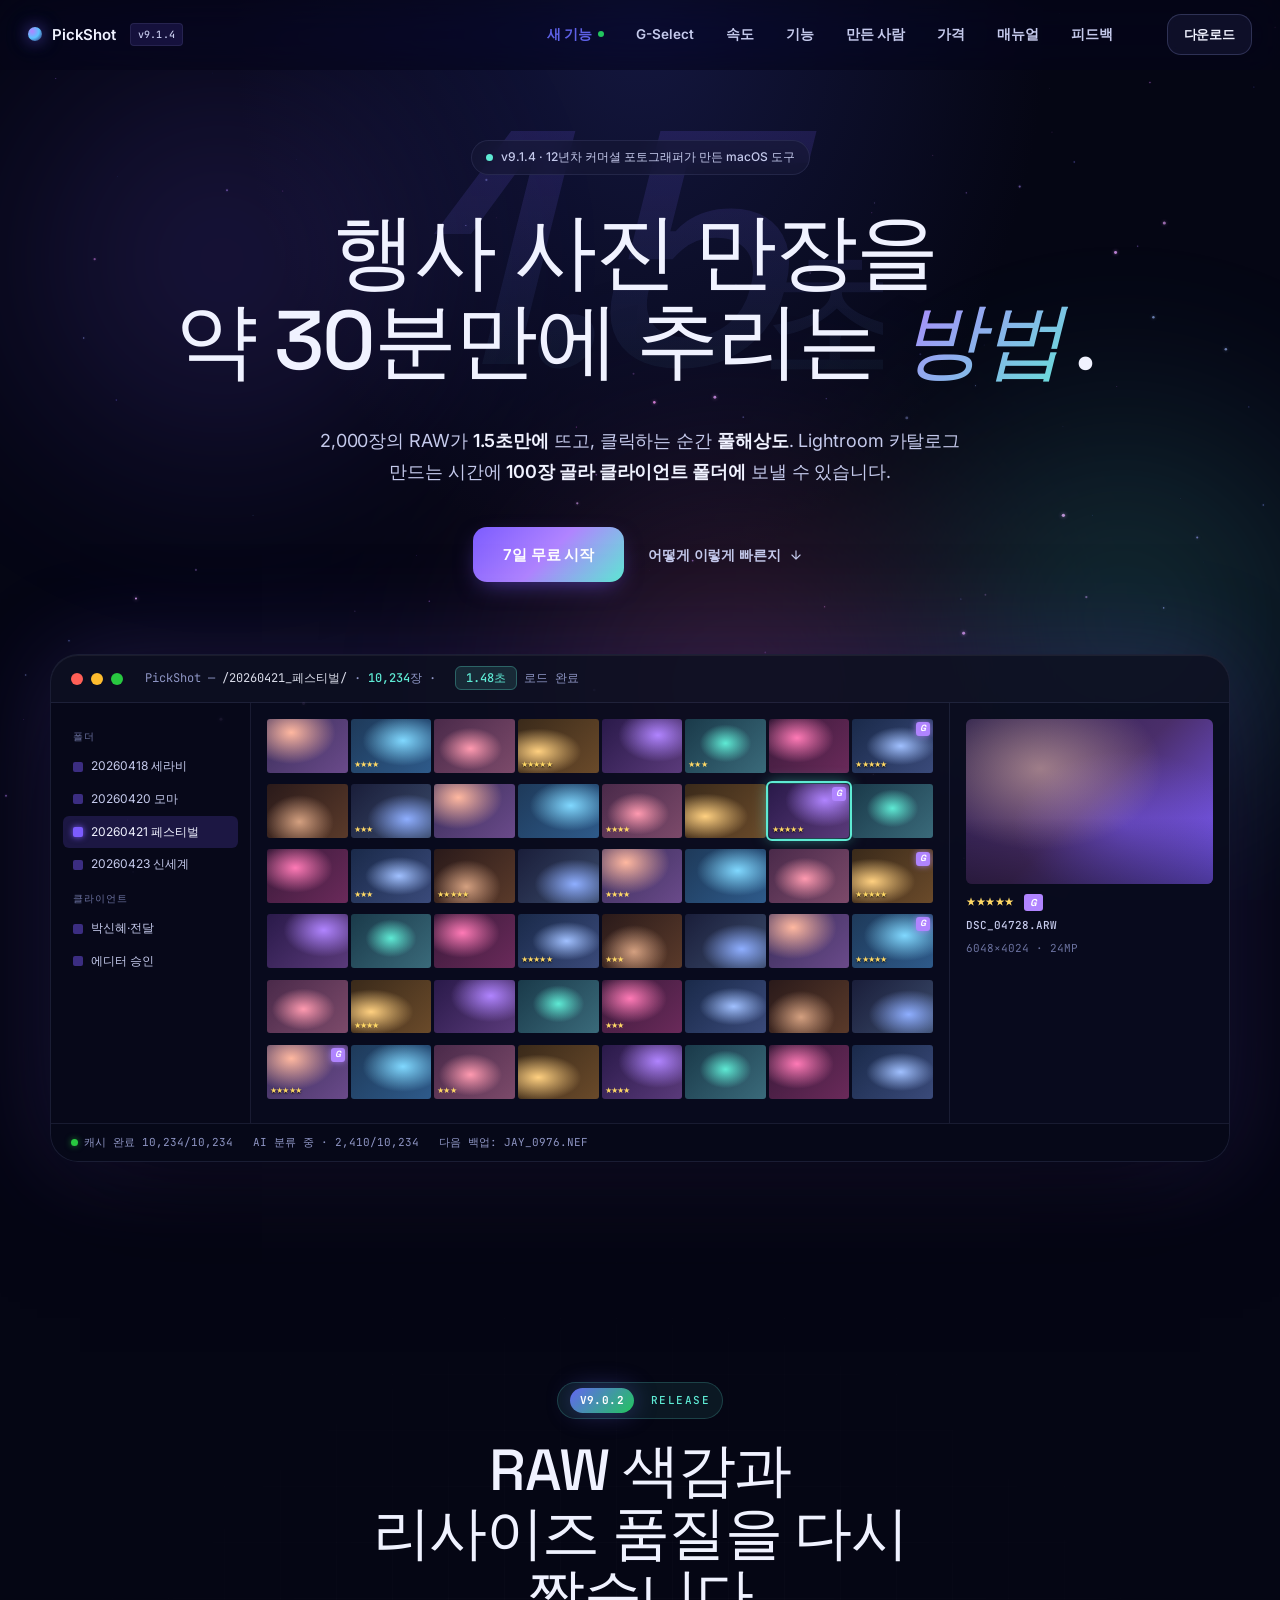
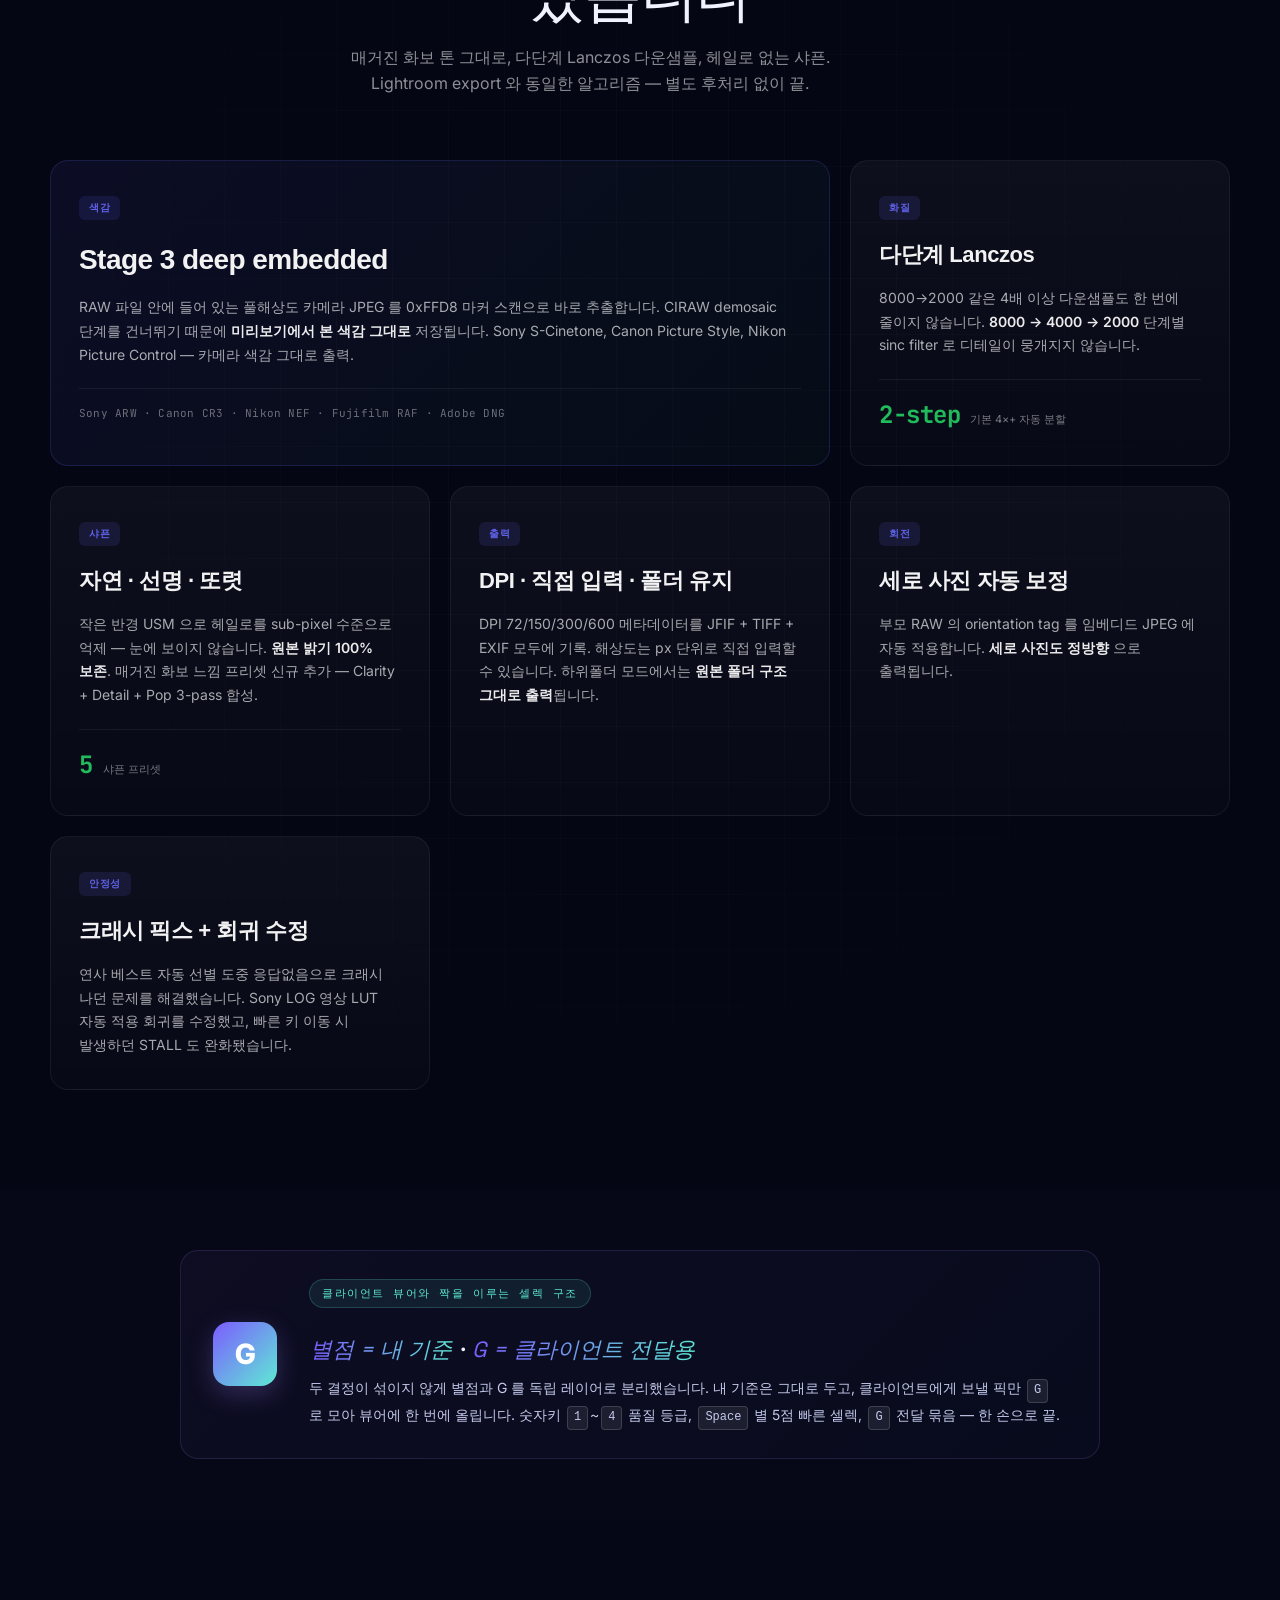
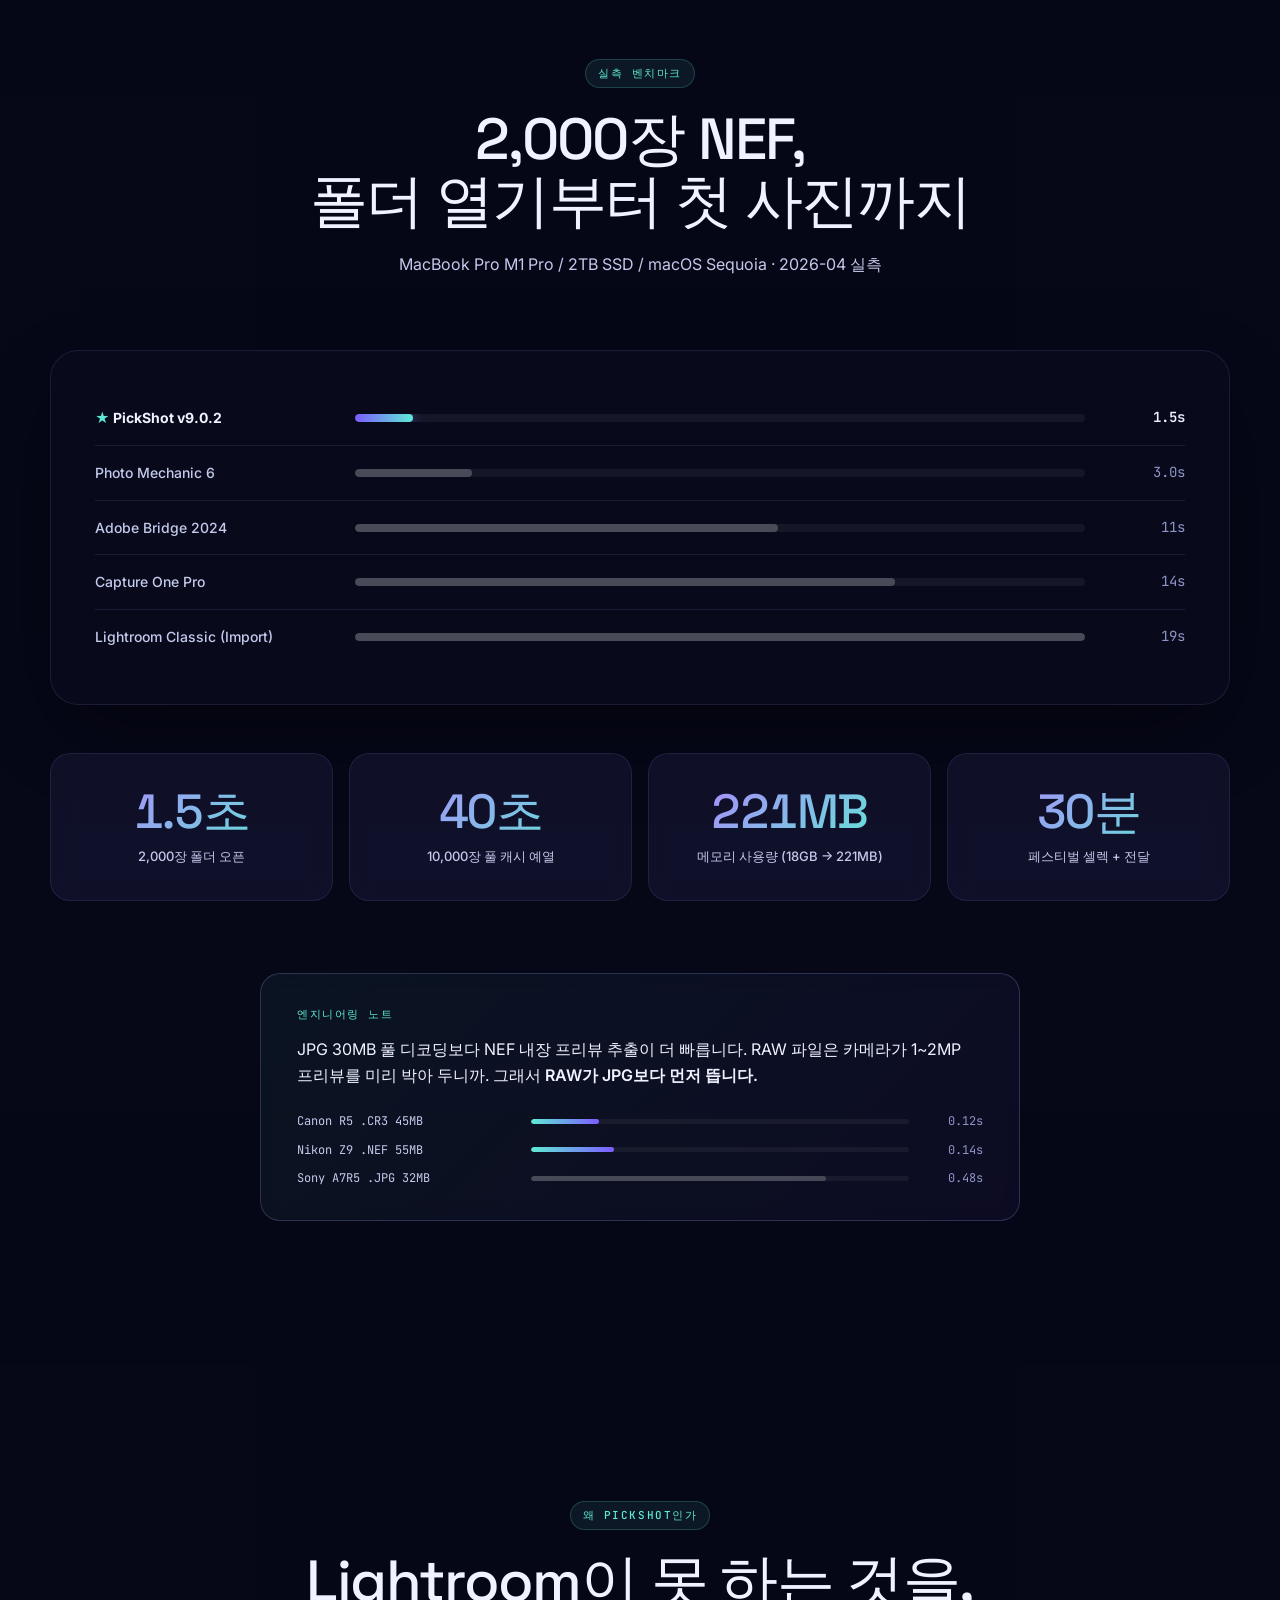
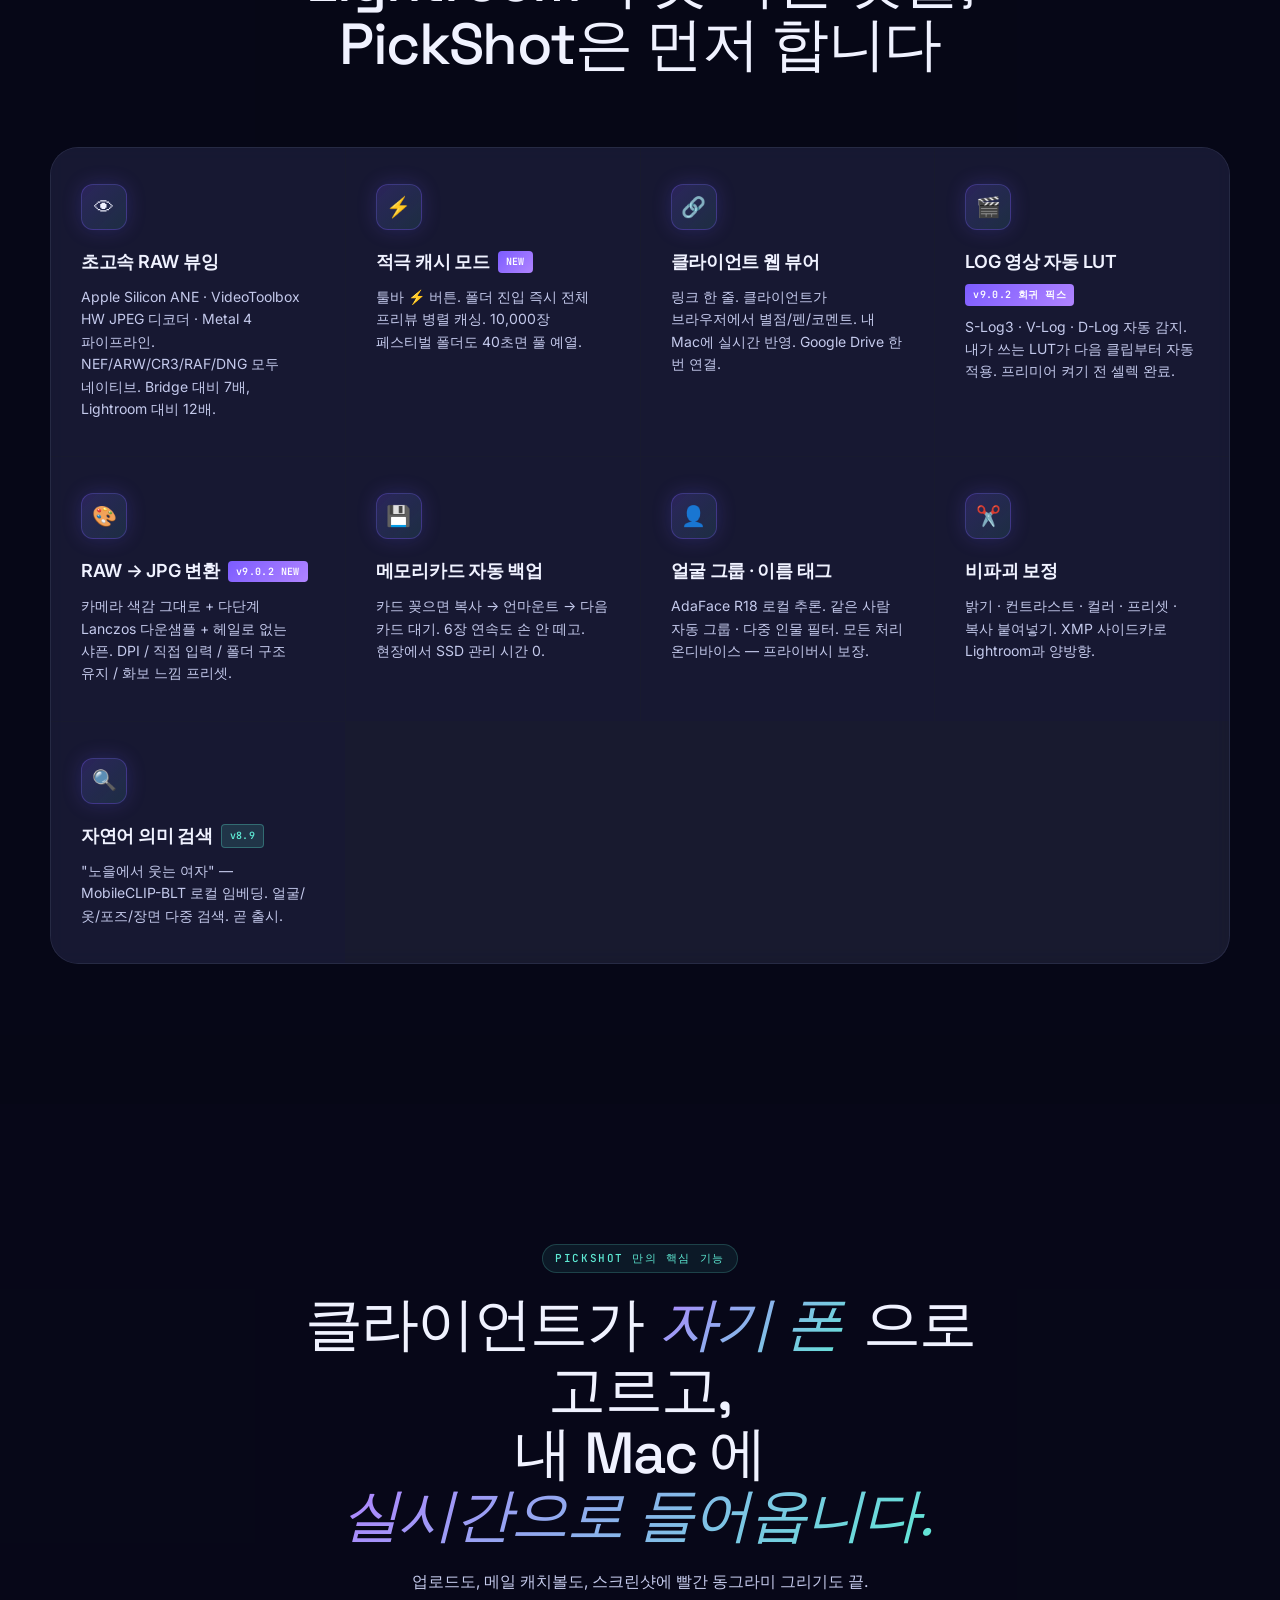
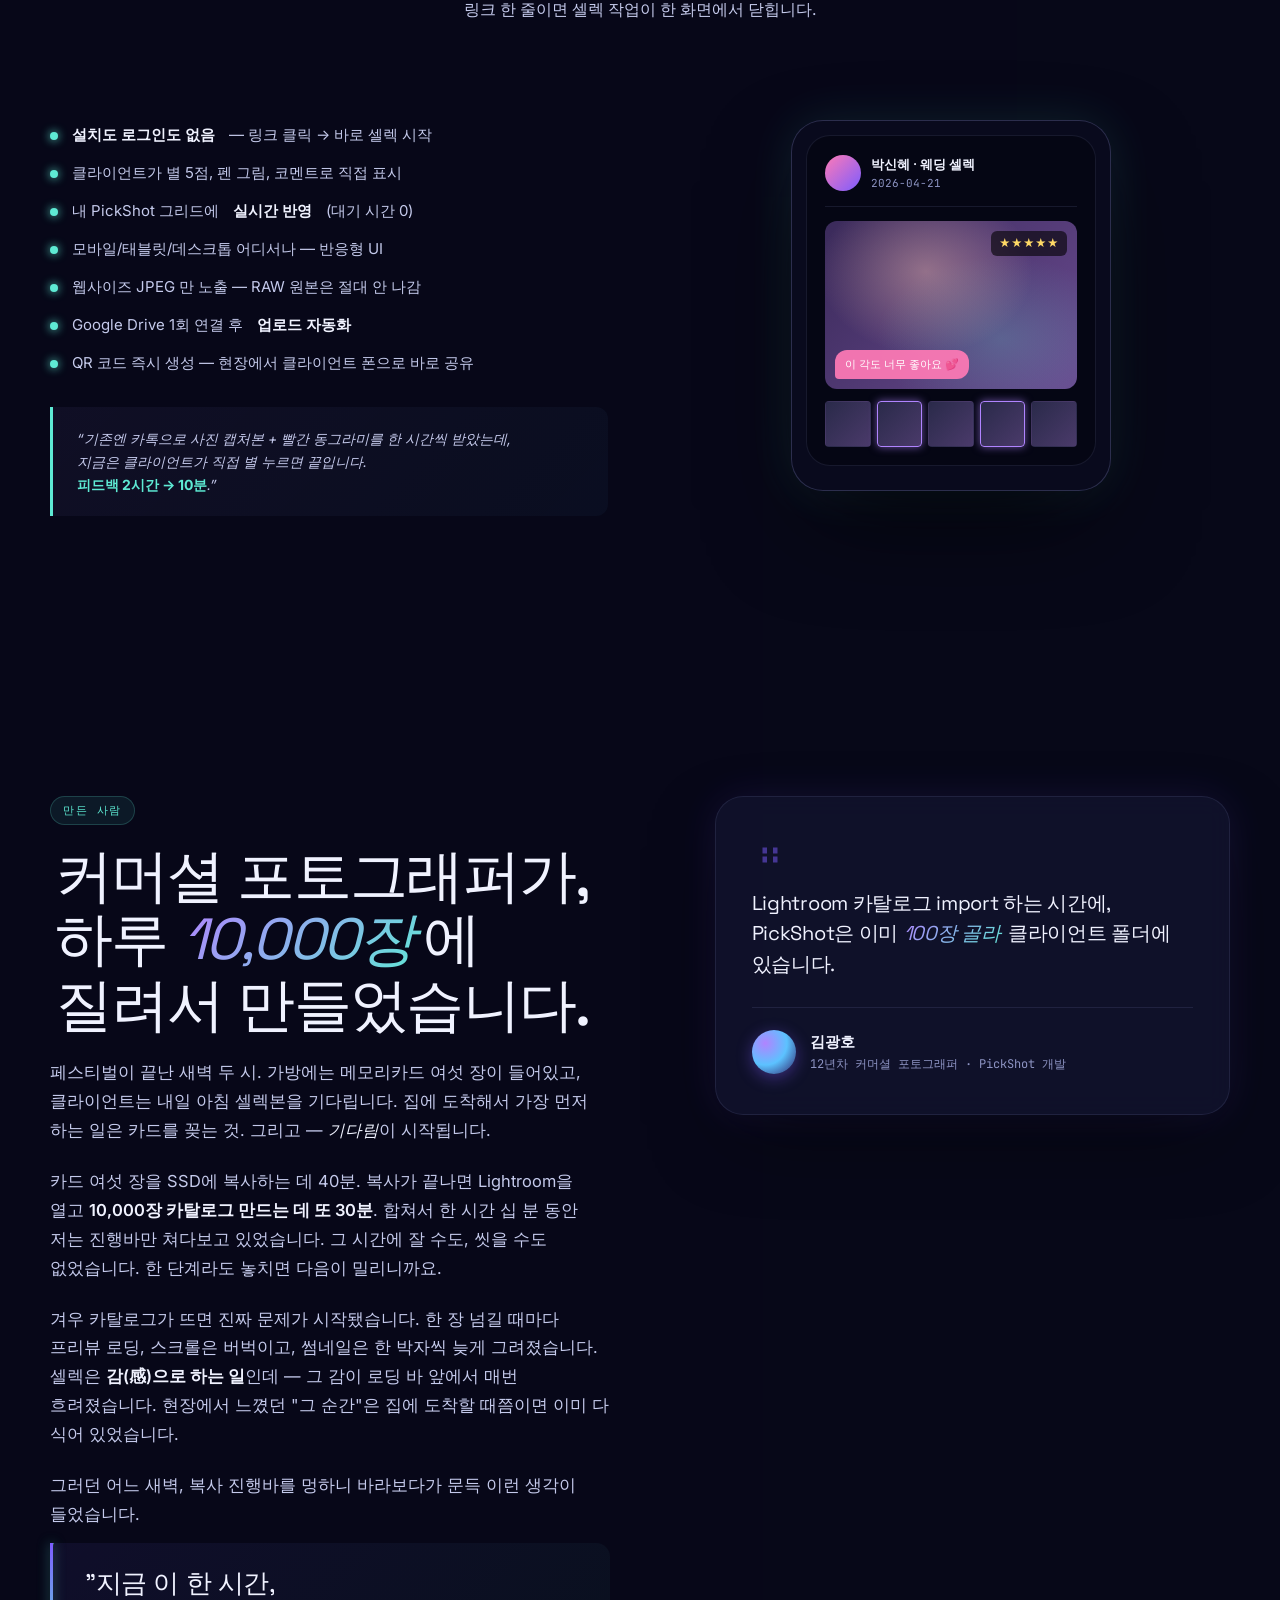
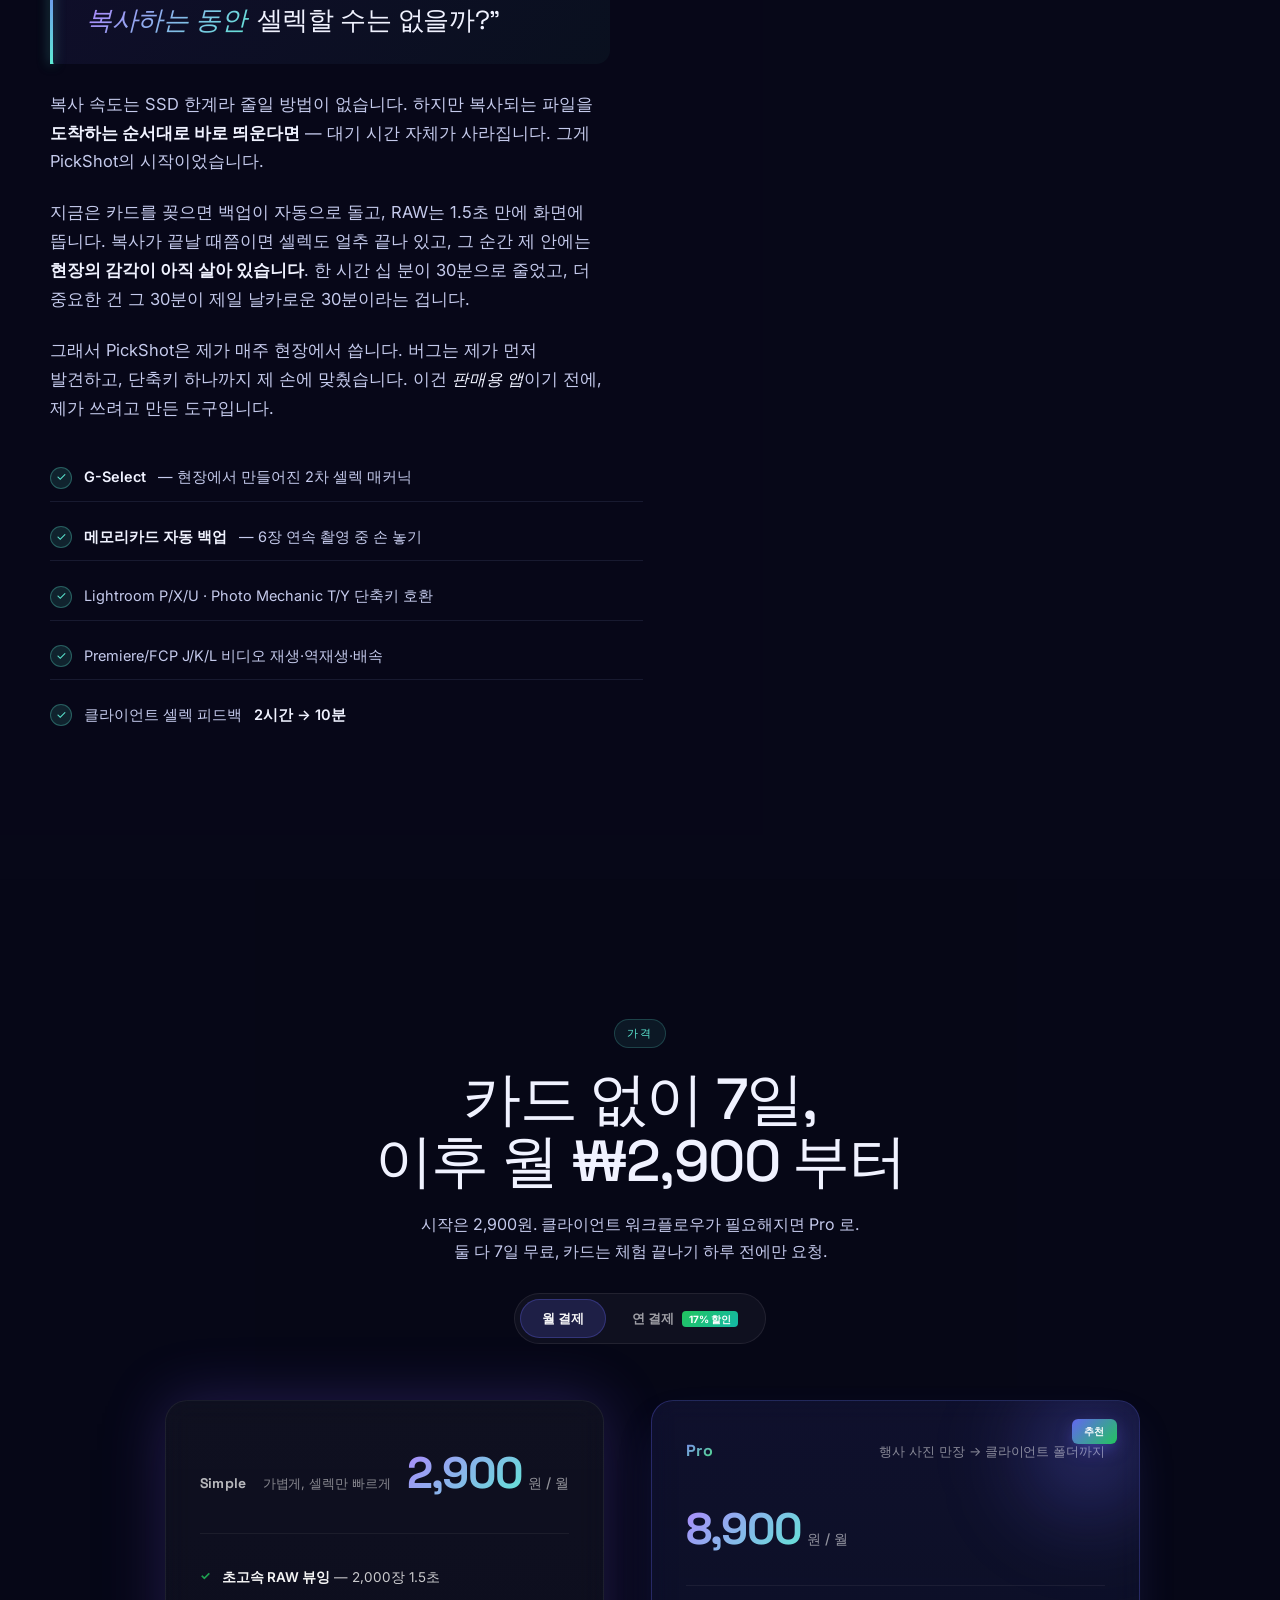
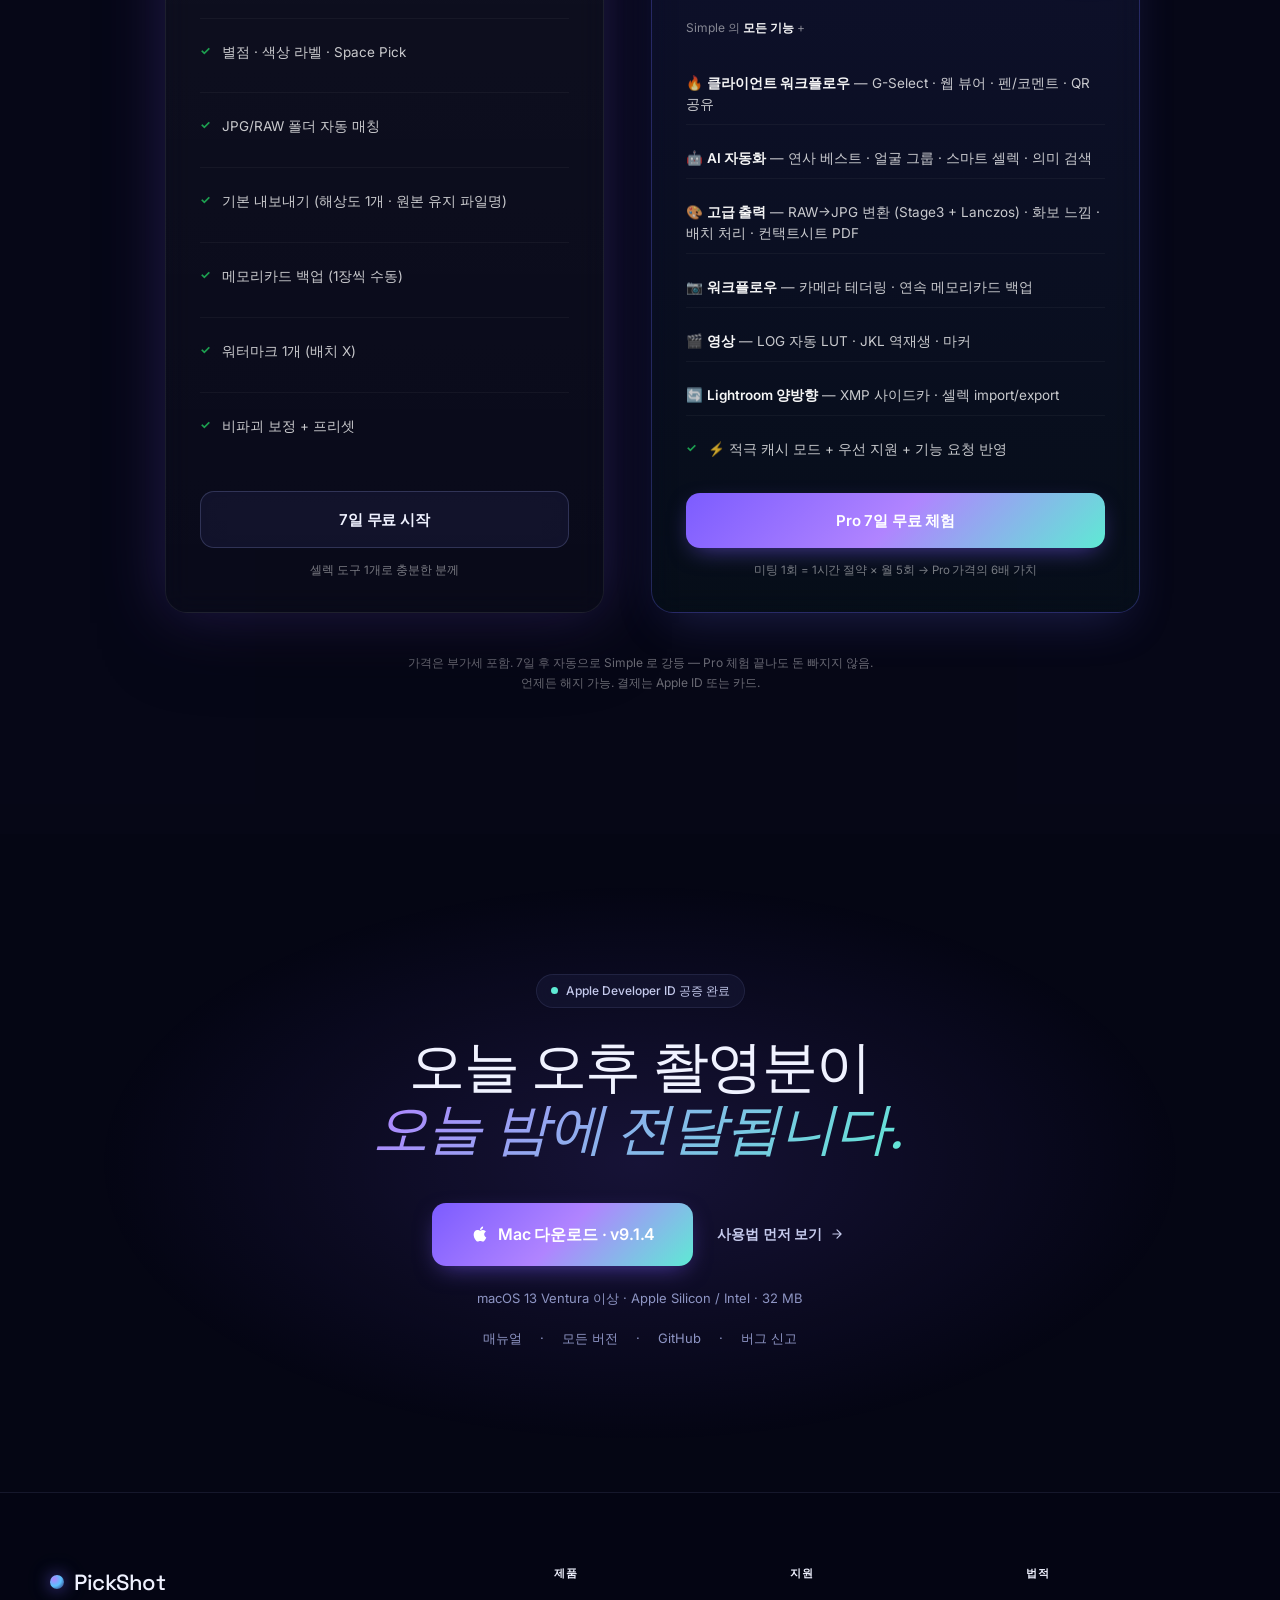
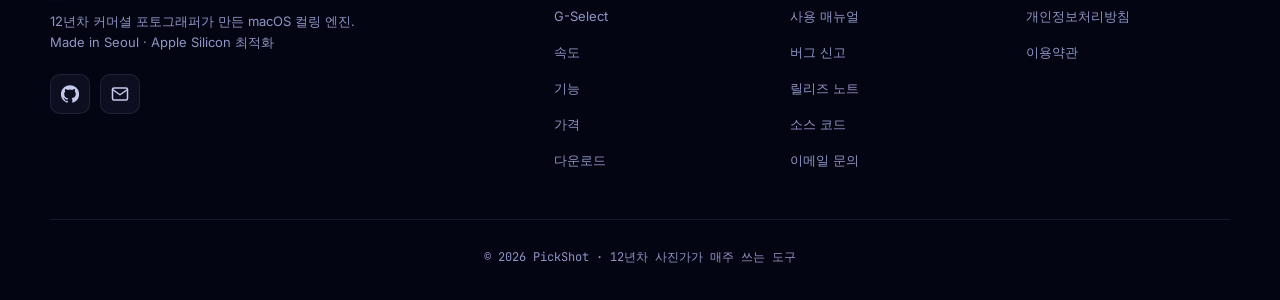
<file: index.html>
<!DOCTYPE html>
<html lang="ko">
<head>
<meta charset="UTF-8">
<meta name="viewport" content="width=device-width, initial-scale=1.0">
<meta name="description" content="PickShot v9.1.4 — 행사 사진 만장을 약 30분만에 추리는 macOS 컬링 엔진. 12년차 커머셜 포토그래퍼가 만듦. 2,000장 RAW 1.5초. 7일 무료.">
<meta name="theme-color" content="#050614">
<meta property="og:title" content="PickShot — 행사 사진 만장을 약 30분만에 추리는 방법">
<meta property="og:description" content="v9.1.4 · 12년차 커머셜 포토그래퍼가 만든 macOS 셀렉 엔진. 7일 무료.">
<meta property="og:type" content="website">
<title>PickShot — 행사 사진 만장을 약 30분만에 추리는 방법</title>
<link rel="stylesheet" href="style.css">
<link rel="preconnect" href="https://fonts.googleapis.com">
<link rel="preconnect" href="https://fonts.gstatic.com" crossorigin>
<link href="https://fonts.googleapis.com/css2?family=Space+Grotesk:wght@400;500;600;700&family=Inter:wght@300;400;500;600;700&family=JetBrains+Mono:wght@400;500&display=swap" rel="stylesheet">
</head>
<body>

<div class="starfield" aria-hidden="true"><canvas id="stars-canvas"></canvas></div>
<div class="aurora" aria-hidden="true">
  <div class="aurora-blob b1"></div>
  <div class="aurora-blob b2"></div>
  <div class="aurora-blob b3"></div>
</div>

<!-- ============ NAV ============ -->
<nav class="nav" id="nav">
  <div class="nav-inner">
    <a href="#" class="logo">
      <span class="logo-orb"></span>
      <span class="logo-text">PickShot</span>
      <span class="logo-ver">v9.1.4</span>
    </a>
    <div class="nav-links">
      <a href="#whatsnew" class="nav-new">새 기능 <span class="nav-dot"></span></a>
      <a href="#gselect">G-Select</a>
      <a href="#speed">속도</a>
      <a href="#features">기능</a>
      <a href="#craft">만든 사람</a>
      <a href="#pricing">가격</a>
      <a href="manual.html">매뉴얼</a>
      <a href="feedback.html">피드백</a>
    </div>
    <a href="#download" class="btn btn-secondary btn-sm">다운로드</a>
  </div>
</nav>

<!-- ============ HERO ============ -->
<section class="hero">
  <div class="hero-inner">
    <div class="hero-big-num" aria-hidden="true">1.5<span class="hero-big-unit">초</span></div>

    <div class="hero-eyebrow">
      <span class="eyebrow-pulse"></span>
      v9.1.4 · 12년차 커머셜 포토그래퍼가 만든 macOS 도구
    </div>

    <h1 class="hero-title">
      <span class="h-line">행사 사진 만장을</span>
      <span class="h-line">약&nbsp;30분만에 추리는 <span class="h-keep"><span class="italic">방법</span>.</span></span>
    </h1>

    <p class="hero-sub">
      <span class="hs-line">2,000장의&nbsp;RAW가 <strong>1.5초만에</strong> 뜨고,</span>
      <span class="hs-line">클릭하는&nbsp;순간 <strong>풀해상도</strong>.</span>
      <span class="hs-line">Lightroom&nbsp;카탈로그 만드는&nbsp;시간에</span>
      <span class="hs-line"><strong>100장 골라 클라이언트&nbsp;폴더에</strong> 보낼 수 있습니다.</span>
    </p>

    <div class="hero-cta">
      <a href="#download" class="btn btn-primary btn-lg">7일 무료 시작</a>
      <a href="#gselect" class="btn btn-ghost">
        어떻게 이렇게 빠른지
        <svg width="14" height="14" viewBox="0 0 24 24" fill="none" stroke="currentColor" stroke-width="2" stroke-linecap="round" stroke-linejoin="round"><path d="M12 5v14M5 12l7 7 7-7"/></svg>
      </a>
    </div>

    <!-- App mockup — synthetic thumbnails -->
    <div class="hero-app" data-reveal>
      <div class="app-frame">
        <div class="app-chrome">
          <span class="dot r"></span><span class="dot y"></span><span class="dot g"></span>
          <span class="app-title">PickShot — <span id="app-folder">/20260421_페스티벌/</span> · <span id="app-count">10,234</span>장 · <span class="app-timer" id="app-timer">1.48초</span> 로드 완료</span>
        </div>
        <div class="app-body">
          <!-- Sidebar -->
          <aside class="app-side">
            <div class="side-section">폴더</div>
            <div class="side-item">20260418 세라비</div>
            <div class="side-item">20260420 모마</div>
            <div class="side-item active">20260421 페스티벌</div>
            <div class="side-item">20260423 신세계</div>
            <div class="side-section">클라이언트</div>
            <div class="side-item">박신혜·전달</div>
            <div class="side-item">에디터 승인</div>
          </aside>

          <!-- Thumbnail grid (synthetic) -->
          <div class="app-grid" id="app-grid"></div>

          <!-- Preview pane -->
          <div class="app-preview">
            <div class="preview-img"></div>
            <div class="preview-meta">
              <span class="stars">★★★★★</span>
              <span class="g-badge">G</span>
              <span class="meta-name">DSC_04728.ARW</span>
              <span class="meta-res">6048×4024 · 24MP</span>
            </div>
          </div>
        </div>
        <div class="app-status">
          <span class="status-item"><span class="status-dot green"></span>캐시 완료 10,234/10,234</span>
          <span class="status-item">AI 분류 중 · 2,410/10,234</span>
          <span class="status-item">다음 백업: JAY_0976.NEF</span>
        </div>
      </div>
    </div>
  </div>
</section>

<!-- ============ WHAT'S NEW v9.0.2 ============ -->
<section class="section section-whatsnew" id="whatsnew">
  <div class="section-inner">
    <div class="whatsnew-head">
      <div class="kicker"><span class="ver-pill">v9.0.2</span> RELEASE</div>
      <h2 class="section-title">RAW 색감과<br>리사이즈 품질을 다시 짰습니다</h2>
      <p class="section-sub">매거진 화보 톤 그대로, 다단계 Lanczos 다운샘플, 헤일로 없는 샤픈.<br>Lightroom export 와 동일한 알고리즘 — 별도 후처리 없이 끝.</p>
    </div>

    <div class="whatsnew-grid">
      <!-- 1. Stage 3 색감 -->
      <div class="wn-card wn-hero" data-reveal>
        <div class="wn-tag">색감</div>
        <div class="wn-title">Stage 3 deep embedded</div>
        <div class="wn-body">
          RAW 파일 안에 들어 있는 풀해상도 카메라 JPEG 를 0xFFD8 마커 스캔으로 바로 추출합니다.
          CIRAW demosaic 단계를 건너뛰기 때문에 <strong>미리보기에서 본 색감 그대로</strong> 저장됩니다.
          Sony S-Cinetone, Canon Picture Style, Nikon Picture Control — 카메라 색감 그대로 출력.
        </div>
        <div class="wn-meta">Sony ARW · Canon CR3 · Nikon NEF · Fujifilm RAF · Adobe DNG</div>
      </div>

      <!-- 2. Multi-step Lanczos -->
      <div class="wn-card" data-reveal>
        <div class="wn-tag">화질</div>
        <div class="wn-title">다단계 Lanczos</div>
        <div class="wn-body">
          8000→2000 같은 4배 이상 다운샘플도 한 번에 줄이지 않습니다.
          <strong>8000 → 4000 → 2000</strong> 단계별 sinc filter 로 디테일이 뭉개지지 않습니다.
        </div>
        <div class="wn-stat"><span class="wn-num">2-step</span><span class="wn-cap">기본 4×+ 자동 분할</span></div>
      </div>

      <!-- 3. 샤픈 -->
      <div class="wn-card" data-reveal>
        <div class="wn-tag">샤픈</div>
        <div class="wn-title">자연 · 선명 · 또렷</div>
        <div class="wn-body">
          작은 반경 USM 으로 헤일로를 sub-pixel 수준으로 억제 — 눈에 보이지 않습니다.
          <strong>원본 밝기 100% 보존</strong>.
          매거진 화보 느낌 프리셋 신규 추가 — Clarity + Detail + Pop 3-pass 합성.
        </div>
        <div class="wn-stat"><span class="wn-num">5</span><span class="wn-cap">샤픈 프리셋</span></div>
      </div>

      <!-- 4. DPI / 해상도 -->
      <div class="wn-card" data-reveal>
        <div class="wn-tag">출력</div>
        <div class="wn-title">DPI · 직접 입력 · 폴더 유지</div>
        <div class="wn-body">
          DPI 72/150/300/600 메타데이터를 JFIF + TIFF + EXIF 모두에 기록.
          해상도는 px 단위로 직접 입력할 수 있습니다.
          하위폴더 모드에서는 <strong>원본 폴더 구조 그대로 출력</strong>됩니다.
        </div>
      </div>

      <!-- 5. 회전 자동 -->
      <div class="wn-card" data-reveal>
        <div class="wn-tag">회전</div>
        <div class="wn-title">세로 사진 자동 보정</div>
        <div class="wn-body">
          부모 RAW 의 orientation tag 를 임베디드 JPEG 에 자동 적용합니다.
          <strong>세로 사진도 정방향</strong> 으로 출력됩니다.
        </div>
      </div>

      <!-- 6. 안정성 -->
      <div class="wn-card" data-reveal>
        <div class="wn-tag">안정성</div>
        <div class="wn-title">크래시 픽스 + 회귀 수정</div>
        <div class="wn-body">
          연사 베스트 자동 선별 도중 응답없음으로 크래시 나던 문제를 해결했습니다.
          Sony LOG 영상 LUT 자동 적용 회귀를 수정했고,
          빠른 키 이동 시 발생하던 STALL 도 완화됐습니다.
        </div>
      </div>
    </div>
  </div>
</section>

<!-- ============ G-SELECT (sub-feature, 클라이언트 뷰어와 짝) ============ -->
<section class="section section-gselect-mini" id="gselect">
  <div class="section-inner">
    <div class="gs-mini">
      <div class="gs-mini-icon">
        <span class="gs-mini-g">G</span>
      </div>
      <div class="gs-mini-body">
        <div class="kicker">클라이언트 뷰어와 짝을 이루는 셀렉 구조</div>
        <h3 class="gs-mini-title">
          <span class="italic">별점 = 내 기준</span> · <span class="italic">G = 클라이언트 전달용</span>
        </h3>
        <p class="gs-mini-desc">
          두 결정이 섞이지 않게 별점과 G 를 독립 레이어로 분리했습니다.
          내 기준은 그대로 두고, 클라이언트에게 보낼 픽만 <kbd>G</kbd> 로 모아 뷰어에 한 번에 올립니다.
          숫자키 <kbd>1</kbd>~<kbd>4</kbd> 품질 등급, <kbd>Space</kbd> 별 5점 빠른 셀렉, <kbd>G</kbd> 전달 묶음 — 한 손으로 끝.
        </p>
      </div>
    </div>
  </div>
</section>

<!-- ============ SPEED & BENCH ============ -->
<section class="section section-speed" id="speed">
  <div class="section-inner">
    <div class="section-head center">
      <div class="kicker">실측 벤치마크</div>
      <h2 class="section-title">2,000장 NEF,<br>폴더 열기부터 첫 사진까지</h2>
      <p class="section-sub center">MacBook Pro M1 Pro / 2TB SSD / macOS Sequoia · 2026-04 실측</p>
    </div>

    <div class="speed-bench" data-reveal>
      <div class="bench-row">
        <span class="bench-app">PickShot v9.0.2</span>
        <div class="bench-bar"><div class="bench-fill us" style="--w:8%"></div></div>
        <span class="bench-time"><strong>1.5s</strong></span>
      </div>
      <div class="bench-row">
        <span class="bench-app">Photo Mechanic 6</span>
        <div class="bench-bar"><div class="bench-fill them" style="--w:16%"></div></div>
        <span class="bench-time">3.0s</span>
      </div>
      <div class="bench-row">
        <span class="bench-app">Adobe Bridge 2024</span>
        <div class="bench-bar"><div class="bench-fill them" style="--w:58%"></div></div>
        <span class="bench-time">11s</span>
      </div>
      <div class="bench-row">
        <span class="bench-app">Capture One Pro</span>
        <div class="bench-bar"><div class="bench-fill them" style="--w:74%"></div></div>
        <span class="bench-time">14s</span>
      </div>
      <div class="bench-row">
        <span class="bench-app">Lightroom Classic (Import)</span>
        <div class="bench-bar"><div class="bench-fill them" style="--w:100%"></div></div>
        <span class="bench-time">19s</span>
      </div>
    </div>

    <div class="speed-cards">
      <div class="speed-card" data-reveal>
        <div class="speed-num" data-count="1.5" data-suffix="초">0.0초</div>
        <div class="speed-label">2,000장 폴더 오픈</div>
      </div>
      <div class="speed-card" data-reveal>
        <div class="speed-num" data-count="40" data-suffix="초">0초</div>
        <div class="speed-label">10,000장 풀 캐시 예열</div>
      </div>
      <div class="speed-card" data-reveal>
        <div class="speed-num" data-count="221" data-suffix="MB">0MB</div>
        <div class="speed-label">메모리 사용량 (18GB → 221MB)</div>
      </div>
      <div class="speed-card" data-reveal>
        <div class="speed-num" data-count="30" data-suffix="분">0분</div>
        <div class="speed-label">페스티벌 셀렉 + 전달</div>
      </div>
    </div>

    <div class="tip-box" data-reveal>
      <div class="tip-label">엔지니어링 노트</div>
      <p class="tip-body">
        JPG 30MB 풀 디코딩보다 NEF 내장 프리뷰 추출이 더 빠릅니다.
        RAW 파일은 카메라가 1~2MP 프리뷰를 미리 박아 두니까.
        그래서 <strong>RAW가 JPG보다 먼저 뜹니다.</strong>
      </p>
      <div class="tip-bench">
        <div class="tip-row"><span>Canon R5 .CR3 45MB</span><div class="tip-bar"><div class="tip-fill us" style="--w:18%"></div></div><span class="tip-t">0.12s</span></div>
        <div class="tip-row"><span>Nikon Z9 .NEF 55MB</span><div class="tip-bar"><div class="tip-fill us" style="--w:22%"></div></div><span class="tip-t">0.14s</span></div>
        <div class="tip-row"><span>Sony A7R5 .JPG 32MB</span><div class="tip-bar"><div class="tip-fill them" style="--w:78%"></div></div><span class="tip-t">0.48s</span></div>
      </div>
    </div>
  </div>
</section>

<!-- ============ FEATURES ============ -->
<section class="section section-features" id="features">
  <div class="section-inner">
    <div class="section-head center">
      <div class="kicker">왜 PickShot인가</div>
      <h2 class="section-title">Lightroom이 못 하는 것을,<br>PickShot은 먼저 합니다</h2>
    </div>

    <div class="features-grid">
      <div class="feat" data-reveal>
        <div class="feat-ico">👁</div>
        <div class="feat-title">초고속 RAW 뷰잉</div>
        <div class="feat-desc">
          Apple Silicon ANE · VideoToolbox HW JPEG 디코더 · Metal 4 파이프라인.
          NEF/ARW/CR3/RAF/DNG 모두 네이티브. Bridge 대비 7배, Lightroom 대비 12배.
        </div>
      </div>
      <div class="feat" data-reveal>
        <div class="feat-ico">⚡</div>
        <div class="feat-title">적극 캐시 모드 <span class="feat-new">NEW</span></div>
        <div class="feat-desc">
          툴바 ⚡ 버튼. 폴더 진입 즉시 전체 프리뷰 병렬 캐싱.
          10,000장 페스티벌 폴더도 40초면 풀 예열.
        </div>
      </div>
      <div class="feat" data-reveal>
        <div class="feat-ico">🔗</div>
        <div class="feat-title">클라이언트 웹 뷰어</div>
        <div class="feat-desc">
          링크 한 줄. 클라이언트가 브라우저에서 별점/펜/코멘트.
          내 Mac에 실시간 반영. Google Drive 한 번 연결.
        </div>
      </div>
      <div class="feat" data-reveal>
        <div class="feat-ico">🎬</div>
        <div class="feat-title">LOG 영상 자동 LUT <span class="feat-new">v9.0.2 회귀 픽스</span></div>
        <div class="feat-desc">
          S-Log3 · V-Log · D-Log 자동 감지. 내가 쓰는 LUT가
          다음 클립부터 자동 적용. 프리미어 켜기 전 셀렉 완료.
        </div>
      </div>

      <div class="feat" data-reveal>
        <div class="feat-ico">🎨</div>
        <div class="feat-title">RAW → JPG 변환 <span class="feat-new">v9.0.2 NEW</span></div>
        <div class="feat-desc">
          카메라 색감 그대로 + 다단계 Lanczos 다운샘플 + 헤일로 없는 샤픈.
          DPI / 직접 입력 / 폴더 구조 유지 / 화보 느낌 프리셋.
        </div>
      </div>
      <div class="feat" data-reveal>
        <div class="feat-ico">💾</div>
        <div class="feat-title">메모리카드 자동 백업</div>
        <div class="feat-desc">
          카드 꽂으면 복사 → 언마운트 → 다음 카드 대기.
          6장 연속도 손 안 떼고. 현장에서 SSD 관리 시간 0.
        </div>
      </div>
      <div class="feat" data-reveal>
        <div class="feat-ico">👤</div>
        <div class="feat-title">얼굴 그룹 · 이름 태그</div>
        <div class="feat-desc">
          AdaFace R18 로컬 추론. 같은 사람 자동 그룹 · 다중 인물 필터.
          모든 처리 온디바이스 — 프라이버시 보장.
        </div>
      </div>
      <div class="feat" data-reveal>
        <div class="feat-ico">✂️</div>
        <div class="feat-title">비파괴 보정</div>
        <div class="feat-desc">
          밝기 · 컨트라스트 · 컬러 · 프리셋 · 복사 붙여넣기.
          XMP 사이드카로 Lightroom과 양방향.
        </div>
      </div>
      <div class="feat" data-reveal>
        <div class="feat-ico">🔍</div>
        <div class="feat-title">자연어 의미 검색 <span class="feat-soon">v8.9</span></div>
        <div class="feat-desc">
          "노을에서 웃는 여자" — MobileCLIP-BLT 로컬 임베딩.
          얼굴/옷/포즈/장면 다중 검색. 곧 출시.
        </div>
      </div>
    </div>
  </div>
</section>

<!-- ============ CLIENT VIEWER (★ 핵심 차별화) ============ -->
<section class="section section-client" id="client-viewer">
  <div class="section-inner">
    <div class="section-head center">
      <div class="kicker">PickShot 만의 핵심 기능</div>
      <h2 class="section-title">
        클라이언트가 <span class="italic">자기 폰</span> 으로 고르고,<br>
        내 Mac 에 <span class="italic">실시간으로 들어옵니다.</span>
      </h2>
      <p class="section-sub center">
        업로드도, 메일 캐치볼도, 스크린샷에 빨간 동그라미 그리기도 끝. <br>
        링크 한 줄이면 셀렉 작업이 한 화면에서 닫힙니다.
      </p>
    </div>

    <div class="cv-grid">
      <div class="cv-copy">
        <ul class="cv-list">
          <li><span class="cv-dot"></span><strong>설치도 로그인도 없음</strong> — 링크 클릭 → 바로 셀렉 시작</li>
          <li><span class="cv-dot"></span>클라이언트가 별 5점, 펜 그림, 코멘트로 직접 표시</li>
          <li><span class="cv-dot"></span>내 PickShot 그리드에 <strong>실시간 반영</strong> (대기 시간 0)</li>
          <li><span class="cv-dot"></span>모바일/태블릿/데스크톱 어디서나 — 반응형 UI</li>
          <li><span class="cv-dot"></span>웹사이즈 JPEG 만 노출 — RAW 원본은 절대 안 나감</li>
          <li><span class="cv-dot"></span>Google Drive 1회 연결 후 <strong>업로드 자동화</strong></li>
          <li><span class="cv-dot"></span>QR 코드 즉시 생성 — 현장에서 클라이언트 폰으로 바로 공유</li>
        </ul>
        <div class="cv-quote">
          “기존엔 카톡으로 사진 캡처본 + 빨간 동그라미를 한 시간씩 받았는데,<br>
          지금은 클라이언트가 직접 별 누르면 끝입니다.<br>
          <strong>피드백 2시간 → 10분</strong>.”
        </div>
      </div>
      <div class="cv-demo" data-reveal>
        <div class="cv-phone">
          <div class="cv-screen">
            <div class="cv-head">
              <div class="cv-avatar"></div>
              <div>
                <div class="cv-name">박신혜 · 웨딩 셀렉</div>
                <div class="cv-date">2026-04-21</div>
              </div>
            </div>
            <div class="cv-photo">
              <div class="cv-ph"></div>
              <div class="cv-stars anim">★★★★★</div>
              <div class="cv-comment">이 각도 너무 좋아요 💕</div>
            </div>
            <div class="cv-thumbs">
              <div class="ct"></div><div class="ct picked"></div><div class="ct"></div>
              <div class="ct picked"></div><div class="ct"></div>
            </div>
          </div>
        </div>
      </div>
    </div>
  </div>
</section>

<!-- ============ CRAFT ============ -->
<section class="section section-craft" id="craft">
  <div class="section-inner">
    <div class="craft-grid">
      <div class="craft-copy">
        <div class="kicker">만든 사람</div>
        <h2 class="section-title">
          커머셜 포토그래퍼가,<br>
          하루 <span class="italic">10,000장</span>에 질려서 만들었습니다.
        </h2>
        <p class="craft-lead">
          페스티벌이 끝난 새벽 두 시. 가방에는 메모리카드 여섯 장이 들어있고,
          클라이언트는 내일 아침 셀렉본을 기다립니다. 집에 도착해서 가장 먼저
          하는 일은 카드를 꽂는 것. 그리고 — <em>기다림</em>이 시작됩니다.
        </p>
        <p class="craft-lead">
          카드 여섯 장을 SSD에 복사하는 데 40분. 복사가 끝나면 Lightroom을 열고
          <strong>10,000장 카탈로그 만드는 데 또 30분</strong>.
          합쳐서 한 시간 십 분 동안 저는 진행바만 쳐다보고 있었습니다.
          그 시간에 잘 수도, 씻을 수도 없었습니다. 한 단계라도 놓치면 다음이 밀리니까요.
        </p>
        <p class="craft-lead">
          겨우 카탈로그가 뜨면 진짜 문제가 시작됐습니다. 한 장 넘길 때마다 프리뷰 로딩,
          스크롤은 버벅이고, 썸네일은 한 박자씩 늦게 그려졌습니다.
          셀렉은 <strong>감(感)으로 하는 일</strong>인데 — 그 감이 로딩 바 앞에서 매번 흐려졌습니다.
          현장에서 느꼈던 "그 순간"은 집에 도착할 때쯤이면 이미 다 식어 있었습니다.
        </p>
        <p class="craft-lead craft-quote-line">
          그러던 어느 새벽, 복사 진행바를 멍하니 바라보다가 문득 이런 생각이 들었습니다.
        </p>
        <blockquote class="craft-aha">
          "지금 이 한 시간,<br>
          <span class="italic">복사하는 동안</span> 셀렉할 수는 없을까?"
        </blockquote>
        <p class="craft-lead">
          복사 속도는 SSD 한계라 줄일 방법이 없습니다. 하지만 복사되는 파일을
          <strong>도착하는 순서대로 바로 띄운다면</strong> — 대기 시간 자체가 사라집니다.
          그게 PickShot의 시작이었습니다.
        </p>
        <p class="craft-lead">
          지금은 카드를 꽂으면 백업이 자동으로 돌고, RAW는 1.5초 만에 화면에 뜹니다.
          복사가 끝날 때쯤이면 셀렉도 얼추 끝나 있고, 그 순간 제 안에는
          <strong>현장의 감각이 아직 살아 있습니다</strong>. 한 시간 십 분이 30분으로 줄었고,
          더 중요한 건 그 30분이 제일 날카로운 30분이라는 겁니다.
        </p>
        <p class="craft-lead">
          그래서 PickShot은 제가 매주 현장에서 씁니다. 버그는 제가 먼저 발견하고,
          단축키 하나까지 제 손에 맞췄습니다. 이건 <em>판매용 앱</em>이기 전에,
          제가 쓰려고 만든 도구입니다.
        </p>
        <ul class="craft-list">
          <li><span class="craft-check">✓</span> <strong>G-Select</strong> — 현장에서 만들어진 2차 셀렉 매커닉</li>
          <li><span class="craft-check">✓</span> <strong>메모리카드 자동 백업</strong> — 6장 연속 촬영 중 손 놓기</li>
          <li><span class="craft-check">✓</span> Lightroom P/X/U · Photo Mechanic T/Y 단축키 호환</li>
          <li><span class="craft-check">✓</span> Premiere/FCP J/K/L 비디오 재생·역재생·배속</li>
          <li><span class="craft-check">✓</span> 클라이언트 셀렉 피드백 <strong>2시간 → 10분</strong></li>
        </ul>
      </div>
      <div class="craft-aside">
        <div class="craft-quote" data-reveal>
          <svg class="quote-mark" width="36" height="36" viewBox="0 0 24 24" fill="currentColor">
            <path d="M7 7h3v4H7zm0 6h3v4H7zm7-6h3v4h-3zm0 6h3v4h-3z"/>
          </svg>
          <p>
            Lightroom 카탈로그 import 하는 시간에,
            PickShot은 이미 <span class="italic">100장 골라</span> 클라이언트 폴더에 있습니다.
          </p>
          <div class="quote-sig">
            <div class="sig-avatar"></div>
            <div>
              <div class="sig-name">김광호</div>
              <div class="sig-role">12년차 커머셜 포토그래퍼 · PickShot 개발</div>
            </div>
          </div>
        </div>
      </div>
    </div>
  </div>
</section>

<!-- ============ PRICING ============ -->
<section class="section section-pricing" id="pricing">
  <div class="section-inner">
    <div class="section-head center">
      <div class="kicker">가격</div>
      <h2 class="section-title">카드 없이 7일,<br>이후 월&nbsp;₩2,900 부터</h2>
      <p class="section-sub center">시작은 2,900원. 클라이언트 워크플로우가 필요해지면 Pro 로.<br>둘 다 7일 무료, 카드는 체험 끝나기 하루 전에만 요청.</p>

      <!-- 월/연간 토글 -->
      <div class="price-toggle" role="tablist">
        <button class="pt-btn active" data-billing="monthly">월 결제</button>
        <button class="pt-btn" data-billing="yearly">연 결제 <span class="pt-save">17% 할인</span></button>
      </div>
    </div>

    <div class="price-grid">
      <!-- Simple -->
      <div class="price-card price-simple" data-reveal>
        <div class="price-head">
          <div class="price-tag">Simple</div>
          <div class="price-tagline">가볍게, 셀렉만 빠르게</div>
          <div class="price-amount">
            <span class="price-num" data-monthly="2,900" data-yearly="29,000">2,900</span>
            <span class="price-unit">원 <span class="pu-cycle">/ 월</span></span>
          </div>
          <div class="price-yearly-note" hidden>월 환산 2,420원</div>
        </div>
        <ul class="price-list">
          <li><strong>초고속 RAW 뷰잉</strong> — 2,000장 1.5초</li>
          <li>별점 · 색상 라벨 · Space Pick</li>
          <li>JPG/RAW 폴더 자동 매칭</li>
          <li>기본 내보내기 (해상도 1개 · 원본 유지 파일명)</li>
          <li>메모리카드 백업 (1장씩 수동)</li>
          <li>워터마크 1개 (배치 X)</li>
          <li>비파괴 보정 + 프리셋</li>
        </ul>
        <a href="#download" class="btn btn-secondary btn-lg btn-block">7일 무료 시작</a>
        <div class="price-note">셀렉 도구 1개로 충분한 분께</div>
      </div>

      <!-- Pro -->
      <div class="price-card price-pro" data-reveal>
        <div class="price-orb"></div>
        <div class="price-ribbon">추천</div>
        <div class="price-head">
          <div class="price-tag pro">Pro</div>
          <div class="price-tagline">행사 사진 만장 → 클라이언트 폴더까지</div>
          <div class="price-amount">
            <span class="price-num" data-monthly="8,900" data-yearly="89,000">8,900</span>
            <span class="price-unit">원 <span class="pu-cycle">/ 월</span></span>
          </div>
          <div class="price-yearly-note" hidden>월 환산 7,420원 · 1개월 무료</div>
        </div>
        <ul class="price-list">
          <li class="pl-section">Simple 의 <strong>모든 기능</strong> +</li>
          <li class="pl-pro">🔥 <strong>클라이언트 워크플로우</strong> — G-Select · 웹 뷰어 · 펜/코멘트 · QR 공유</li>
          <li class="pl-pro">🤖 <strong>AI 자동화</strong> — 연사 베스트 · 얼굴 그룹 · 스마트 셀렉 · 의미 검색</li>
          <li class="pl-pro">🎨 <strong>고급 출력</strong> — RAW→JPG 변환 (Stage3 + Lanczos) · 화보 느낌 · 배치 처리 · 컨택트시트 PDF</li>
          <li class="pl-pro">📷 <strong>워크플로우</strong> — 카메라 테더링 · 연속 메모리카드 백업</li>
          <li class="pl-pro">🎬 <strong>영상</strong> — LOG 자동 LUT · JKL 역재생 · 마커</li>
          <li class="pl-pro">🔄 <strong>Lightroom 양방향</strong> — XMP 사이드카 · 셀렉 import/export</li>
          <li>⚡ 적극 캐시 모드 + 우선 지원 + 기능 요청 반영</li>
        </ul>
        <a href="#download" class="btn btn-primary btn-lg btn-block">Pro 7일 무료 체험</a>
        <div class="price-note">미팅 1회 = 1시간 절약 × 월 5회 → Pro 가격의 6배 가치</div>
      </div>
    </div>

    <div class="price-fineprint">
      가격은 부가세 포함. 7일 후 자동으로 Simple 로 강등 — Pro 체험 끝나도 돈 빠지지 않음.<br>
      언제든 해지 가능. 결제는 Apple ID 또는 카드.
    </div>
  </div>
</section>

<!-- ============ DOWNLOAD ============ -->
<section class="section section-download" id="download">
  <div class="section-inner">
    <div class="dl-wrap" data-reveal>
      <div class="dl-badge"><span class="eyebrow-pulse"></span> Apple Developer ID 공증 완료</div>
      <h2 class="dl-title">
        오늘 오후 촬영분이<br>
        <span class="italic">오늘 밤에 전달됩니다.</span>
      </h2>
      <div class="dl-cta-row">
        <a id="download-btn" href="https://github.com/kimjjang869-bot/pickshot/releases/download/v9.1.4/PickShot-9.1.4.dmg" class="btn btn-primary btn-xl">
          <svg width="20" height="20" viewBox="0 0 24 24" fill="currentColor">
            <path d="M17.05 20.28c-.98.95-2.05.8-3.08.35-1.09-.46-2.09-.48-3.24 0-1.44.62-2.2.44-3.06-.35C2.79 15.25 3.51 7.59 9.05 7.31c1.35.07 2.29.74 3.08.8 1.18-.24 2.31-.93 3.57-.84 1.51.12 2.65.72 3.4 1.8-3.12 1.87-2.38 5.98.48 7.13-.57 1.5-1.31 2.99-2.54 4.09l.01-.01zM12.03 7.25c-.15-2.23 1.66-4.07 3.74-4.25.29 2.58-2.34 4.5-3.74 4.25z"/>
          </svg>
          <span>Mac 다운로드 · <span id="download-version">v9.1.4</span></span>
        </a>
        <a href="manual.html" class="btn btn-ghost">
          사용법 먼저 보기
          <svg width="14" height="14" viewBox="0 0 24 24" fill="none" stroke="currentColor" stroke-width="2" stroke-linecap="round" stroke-linejoin="round"><path d="M5 12h14M12 5l7 7-7 7"/></svg>
        </a>
      </div>
      <div class="dl-meta">macOS 13 Ventura 이상 · Apple Silicon / Intel · 32 MB</div>
      <div class="dl-links">
        <a href="manual.html">매뉴얼</a>
        <span>·</span>
        <a href="https://github.com/kimjjang869-bot/pickshot/releases" target="_blank">모든 버전</a>
        <span>·</span>
        <a href="https://github.com/kimjjang869-bot/pickshot" target="_blank">GitHub</a>
        <span>·</span>
        <a href="https://github.com/kimjjang869-bot/pickshot/issues" target="_blank">버그 신고</a>
      </div>
    </div>
  </div>
</section>

<!-- ============ FOOTER ============ -->
<footer class="footer">
  <div class="footer-inner">
    <div class="footer-brand">
      <div class="footer-logo"><span class="logo-orb"></span> PickShot</div>
      <div class="footer-tag">
        12년차 커머셜 포토그래퍼가 만든 macOS 컬링 엔진.<br>
        Made in Seoul · Apple Silicon 최적화
      </div>
      <div class="footer-social">
        <a href="https://github.com/kimjjang869-bot/pickshot" target="_blank" aria-label="GitHub">
          <svg width="18" height="18" viewBox="0 0 24 24" fill="currentColor"><path d="M12 .3a12 12 0 0 0-3.8 23.4c.6.1.8-.3.8-.6v-2c-3.3.7-4-1.6-4-1.6-.6-1.4-1.4-1.8-1.4-1.8-1-.7.1-.7.1-.7 1.2.1 1.8 1.2 1.8 1.2 1.1 1.8 2.8 1.3 3.5 1 .1-.8.4-1.3.8-1.6-2.7-.3-5.5-1.3-5.5-6 0-1.2.5-2.3 1.3-3.1-.2-.4-.6-1.6 0-3.2 0 0 1-.3 3.4 1.2a11.5 11.5 0 0 1 6 0c2.3-1.5 3.3-1.2 3.3-1.2.7 1.6.2 2.8.1 3.2.8.8 1.3 1.9 1.3 3.1 0 4.6-2.8 5.6-5.5 5.9.5.4.9 1.1.9 2.3v3.3c0 .3.1.7.8.6A12 12 0 0 0 12 .3"/></svg>
        </a>
        <a href="mailto:kimjjang869@gmail.com" aria-label="Email">
          <svg width="18" height="18" viewBox="0 0 24 24" fill="none" stroke="currentColor" stroke-width="2" stroke-linecap="round" stroke-linejoin="round"><path d="M4 4h16c1.1 0 2 .9 2 2v12c0 1.1-.9 2-2 2H4c-1.1 0-2-.9-2-2V6c0-1.1.9-2 2-2z"/><polyline points="22,6 12,13 2,6"/></svg>
        </a>
      </div>
    </div>
    <div class="footer-cols">
      <div class="footer-col">
        <div class="footer-head">제품</div>
        <a href="#gselect">G-Select</a>
        <a href="#speed">속도</a>
        <a href="#features">기능</a>
        <a href="#pricing">가격</a>
        <a href="#download">다운로드</a>
      </div>
      <div class="footer-col">
        <div class="footer-head">지원</div>
        <a href="manual.html">사용 매뉴얼</a>
        <a href="https://github.com/kimjjang869-bot/pickshot/issues" target="_blank">버그 신고</a>
        <a href="https://github.com/kimjjang869-bot/pickshot/releases" target="_blank">릴리즈 노트</a>
        <a href="https://github.com/kimjjang869-bot/pickshot" target="_blank">소스 코드</a>
        <a href="mailto:kimjjang869@gmail.com">이메일 문의</a>
      </div>
      <div class="footer-col">
        <div class="footer-head">법적</div>
        <a href="privacy.html">개인정보처리방침</a>
        <a href="terms.html">이용약관</a>
      </div>
    </div>
  </div>
  <div class="footer-bot">
    © 2026 PickShot · 12년차 사진가가 매주 쓰는 도구
  </div>
</footer>

<script src="script.js" defer></script>
</body>
</html>
</file>
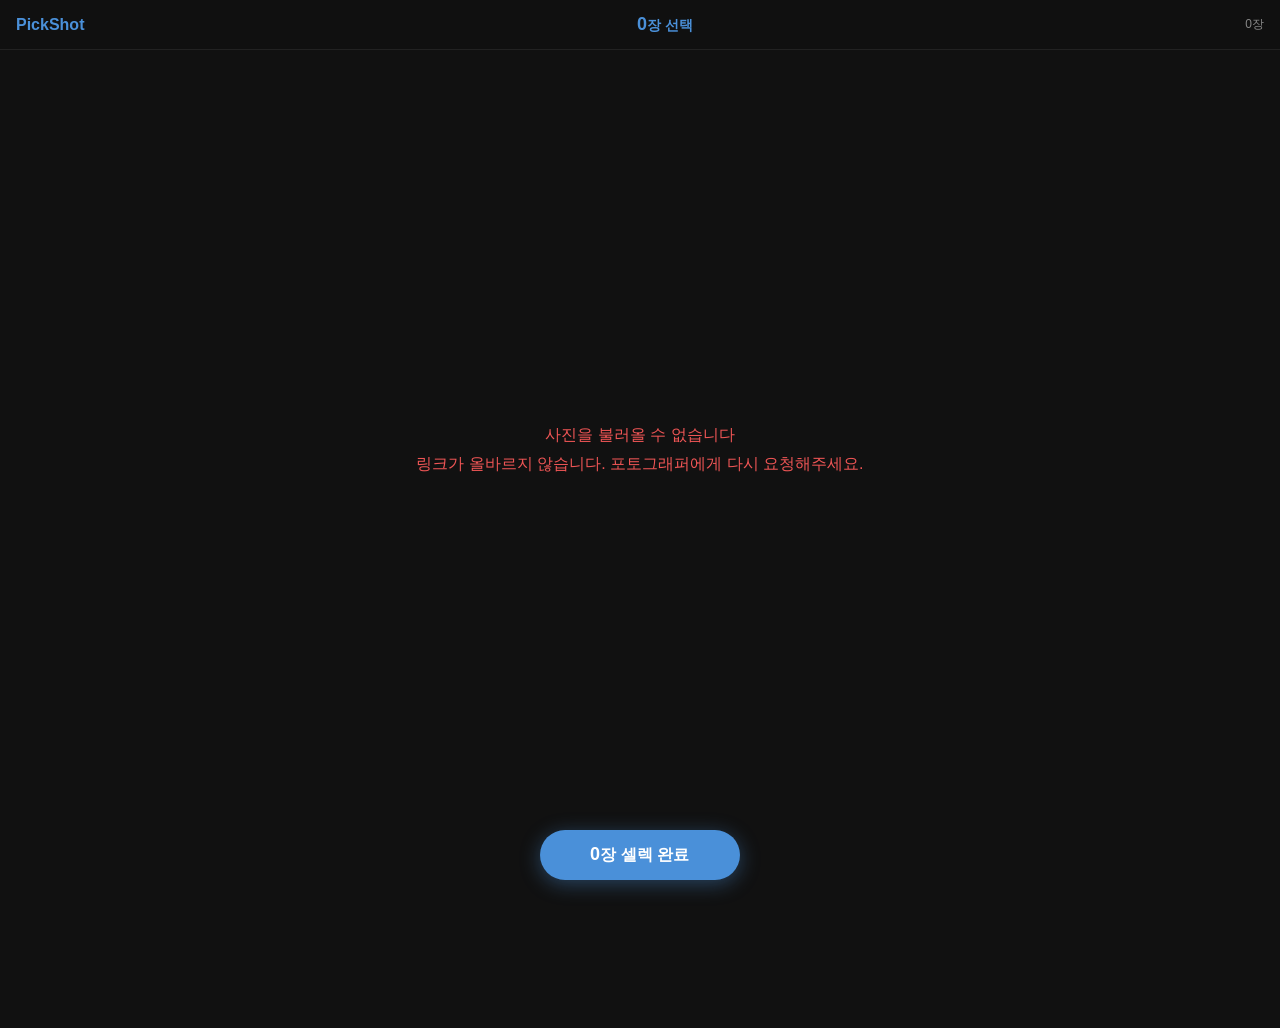
<file: PickShotViewer/index.html>
<!DOCTYPE html>
<html lang="ko">
<head>
    <meta charset="UTF-8">
    <meta name="viewport" content="width=device-width, initial-scale=1.0, maximum-scale=1.0, user-scalable=no">
    <meta name="apple-mobile-web-app-capable" content="yes">
    <meta name="apple-mobile-web-app-status-bar-style" content="black-translucent">
    <title>PickShot - 사진 셀렉</title>
    <link rel="stylesheet" href="style.css">
</head>
<body>
    <!-- Header -->
    <header id="header">
        <div class="header-left">
            <span class="logo">PickShot</span>
        </div>
        <div class="header-center">
            <span id="selectCount">0</span>장 선택
        </div>
        <div class="header-right">
            <span id="totalCount">0</span>장
        </div>
    </header>

    <!-- Loading -->
    <div id="loading">
        <div class="spinner"></div>
        <p>사진을 불러오는 중...</p>
        <p id="loadingProgress"></p>
    </div>

    <!-- Error -->
    <div id="error" style="display:none">
        <p>사진을 불러올 수 없습니다</p>
        <p id="errorMessage"></p>
    </div>

    <!-- Photo Grid -->
    <main id="grid"></main>

    <!-- Floating Complete Button -->
    <button id="completeBtn" onclick="completeSelection()">
        <span id="completeBtnCount">0</span>장 셀렉 완료
    </button>

    <!-- Confirm Modal -->
    <div id="confirmModal" class="modal" style="display:none">
        <div class="modal-content">
            <h2>셀렉 완료</h2>
            <p><strong id="confirmCount">0</strong>장을 선택했습니다.</p>
            <p class="modal-sub">포토그래퍼에게 전달됩니다.</p>
            <div class="modal-buttons">
                <button class="btn-cancel" onclick="closeModal()">취소</button>
                <button class="btn-confirm" onclick="submitSelection()">확인</button>
            </div>
        </div>
    </div>

    <!-- Done Modal -->
    <div id="doneModal" class="modal" style="display:none">
        <div class="modal-content">
            <div class="done-icon">&#10003;</div>
            <h2>전송 완료!</h2>
            <p><strong id="doneCount">0</strong>장이 전달되었습니다.</p>
            <p class="modal-sub">감사합니다.</p>
        </div>
    </div>

    <script src="app.js"></script>
</body>
</html>
</file>
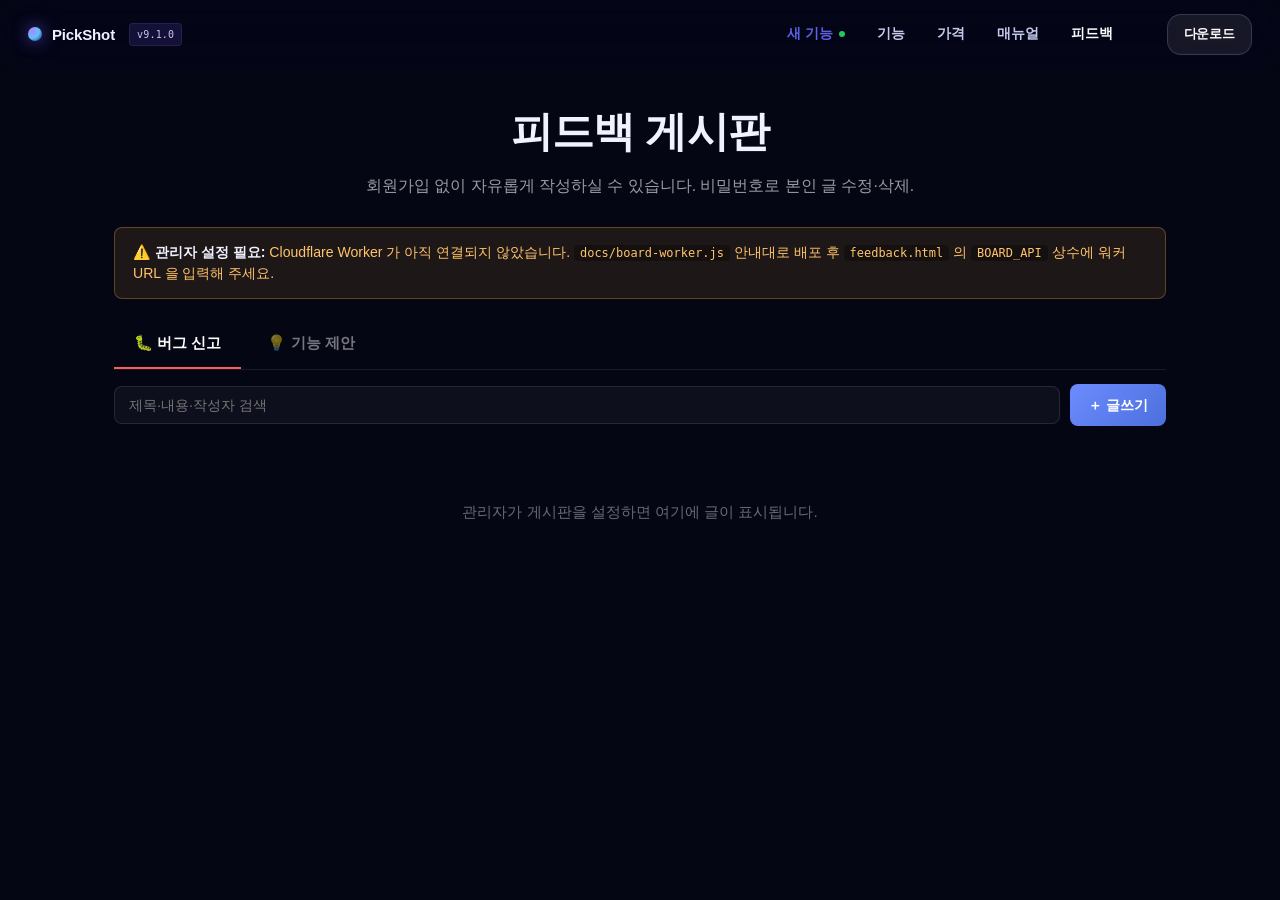
<file: feedback.html>
<!DOCTYPE html>
<html lang="ko">
<head>
<meta charset="UTF-8">
<meta name="viewport" content="width=device-width, initial-scale=1.0">
<title>피드백 게시판 — PickShot</title>
<link rel="stylesheet" href="style.css">
<style>
  /* === Layout === */
  .board-page { max-width: 1100px; margin: 0 auto; padding: 100px 24px 80px; }
  .board-head { text-align: center; margin-bottom: 28px; }
  .board-head h1 { font-size: clamp(1.8rem, 3.5vw, 2.6rem); font-weight: 800; letter-spacing: -0.02em; margin: 0 0 10px; }
  .board-head p { color: rgba(255,255,255,0.6); font-size: 0.98rem; margin: 0; }

  /* === Tabs === */
  .tabs { display: flex; gap: 6px; margin-bottom: 14px; border-bottom: 1px solid rgba(255,255,255,0.08); }
  .tab {
    padding: 12px 20px; cursor: pointer; font-size: 0.95rem; font-weight: 600;
    color: rgba(255,255,255,0.45); border-bottom: 2px solid transparent; transition: all 0.15s ease;
    background: none; border-top: none; border-left: none; border-right: none;
  }
  .tab:hover { color: rgba(255,255,255,0.75); }
  .tab.active { color: #fff; }
  .tab.bug.active     { border-bottom-color: #ff5a5a; }
  .tab.feature.active { border-bottom-color: #ffaf3c; }

  /* === Toolbar === */
  .toolbar { display: flex; gap: 10px; margin-bottom: 14px; align-items: center; }
  .search-input {
    flex: 1; padding: 10px 14px; border-radius: 8px; border: 1px solid rgba(255,255,255,0.1);
    background: rgba(255,255,255,0.04); color: #fff; font-size: 0.9rem; outline: none;
  }
  .search-input:focus { border-color: rgba(120,160,255,0.5); }
  .write-btn {
    padding: 10px 18px; border-radius: 8px; border: none; cursor: pointer;
    font-size: 0.9rem; font-weight: 700; color: #fff;
    background: linear-gradient(135deg, #6c8cff, #4d6fdc);
    transition: transform 0.12s ease;
  }
  .write-btn:hover { transform: translateY(-1px); }

  /* === Post list === */
  .post-list { list-style: none; margin: 0; padding: 0; display: flex; flex-direction: column; gap: 8px; }
  .post-item {
    background: rgba(255,255,255,0.025); border: 1px solid rgba(255,255,255,0.05);
    border-radius: 10px; padding: 14px 18px; cursor: pointer; transition: all 0.12s ease;
  }
  .post-item:hover { background: rgba(255,255,255,0.05); border-color: rgba(255,255,255,0.12); }
  .post-row1 { display: flex; align-items: center; gap: 8px; margin-bottom: 6px; }
  .post-title { font-size: 1.0rem; font-weight: 600; color: #fff; flex: 1; overflow: hidden; text-overflow: ellipsis; white-space: nowrap; }
  .post-comments { color: #ffaf3c; font-size: 0.82rem; font-weight: 600; }
  .post-row2 { display: flex; gap: 12px; font-size: 0.78rem; color: rgba(255,255,255,0.45); }
  .post-author { color: rgba(255,255,255,0.65); font-weight: 500; }
  .post-state { padding: 1px 7px; border-radius: 999px; font-size: 0.7rem; font-weight: 700; }
  .state-open   { background: rgba(80,200,120,0.15); color: #5fcf85; }
  .state-closed { background: rgba(150,100,200,0.15); color: #a98ad9; }
  .post-preview { font-size: 0.85rem; color: rgba(255,255,255,0.5); margin-top: 6px; line-height: 1.4; max-height: 2.8em; overflow: hidden; }

  .empty, .loading { text-align: center; padding: 60px 0; color: rgba(255,255,255,0.4); font-size: 0.95rem; }
  .error { color: #ff7a7a; }

  /* === Modal === */
  .modal-backdrop {
    position: fixed; inset: 0; background: rgba(0,0,0,0.7); z-index: 1000;
    display: none; align-items: flex-start; justify-content: center; padding: 60px 20px; overflow-y: auto;
  }
  .modal-backdrop.show { display: flex; }
  .modal {
    background: #161730; border: 1px solid rgba(255,255,255,0.1);
    border-radius: 14px; max-width: 700px; width: 100%; padding: 28px; color: #fff;
  }
  .modal h2 { margin: 0 0 18px; font-size: 1.4rem; }
  .modal-close { float: right; background: none; border: none; color: rgba(255,255,255,0.5); font-size: 1.4rem; cursor: pointer; }
  .modal-close:hover { color: #fff; }

  .form-row { margin-bottom: 14px; }
  .form-row label { display: block; font-size: 0.85rem; font-weight: 600; margin-bottom: 6px; color: rgba(255,255,255,0.7); }
  .form-row input, .form-row textarea, .form-row select {
    width: 100%; padding: 10px 12px; border-radius: 8px;
    border: 1px solid rgba(255,255,255,0.1); background: rgba(255,255,255,0.04);
    color: #fff; font-size: 0.95rem; outline: none; box-sizing: border-box; font-family: inherit;
  }
  .form-row input:focus, .form-row textarea:focus, .form-row select:focus { border-color: rgba(120,160,255,0.5); }
  .form-row textarea { min-height: 180px; resize: vertical; }
  .form-actions { display: flex; gap: 10px; margin-top: 18px; }
  .form-actions button {
    padding: 10px 20px; border-radius: 8px; border: none; cursor: pointer; font-size: 0.9rem; font-weight: 600;
  }
  .btn-primary { background: linear-gradient(135deg, #6c8cff, #4d6fdc); color: #fff; }
  .btn-secondary { background: rgba(255,255,255,0.08); color: #fff; }
  .btn-danger { background: rgba(255,90,90,0.15); color: #ff7a7a; }

  .honeypot { position: absolute; left: -9999px; }

  .detail-meta { display: flex; gap: 12px; align-items: center; font-size: 0.85rem; color: rgba(255,255,255,0.55); margin-bottom: 16px; padding-bottom: 14px; border-bottom: 1px solid rgba(255,255,255,0.08); }
  .detail-body { white-space: pre-wrap; line-height: 1.6; color: rgba(255,255,255,0.92); margin-bottom: 24px; }
  .detail-actions { margin-bottom: 24px; }

  .comments-section { border-top: 1px solid rgba(255,255,255,0.08); padding-top: 16px; }
  .comments-section h3 { margin: 0 0 12px; font-size: 1rem; }
  .comment { padding: 10px 14px; background: rgba(255,255,255,0.03); border-radius: 8px; margin-bottom: 8px; }
  .comment-meta { font-size: 0.75rem; color: rgba(255,255,255,0.5); margin-bottom: 4px; display: flex; gap: 10px; }
  .comment-meta .author { color: rgba(255,255,255,0.7); font-weight: 600; }
  .comment-body { font-size: 0.9rem; color: rgba(255,255,255,0.88); white-space: pre-wrap; line-height: 1.5; }

  .comment-form { margin-top: 12px; padding: 12px; background: rgba(255,255,255,0.03); border-radius: 8px; }
  .comment-form .row { display: flex; gap: 8px; margin-bottom: 8px; }
  .comment-form .row input { flex: 1; }
  .comment-form textarea { min-height: 70px; }

  .toast {
    position: fixed; bottom: 30px; left: 50%; transform: translateX(-50%);
    padding: 12px 20px; border-radius: 8px; color: #fff; z-index: 2000;
    font-size: 0.9rem; font-weight: 600; opacity: 0; transition: opacity 0.2s ease; pointer-events: none;
  }
  .toast.show { opacity: 1; }
  .toast.success { background: rgba(80,200,120,0.9); }
  .toast.error   { background: rgba(255,90,90,0.9); }

  .config-warning {
    background: rgba(255,175,60,0.1); border: 1px solid rgba(255,175,60,0.3);
    border-radius: 8px; padding: 14px 18px; margin-bottom: 20px;
    font-size: 0.88rem; color: #ffc46b; line-height: 1.5;
  }
  .config-warning code { background: rgba(0,0,0,0.3); padding: 1px 6px; border-radius: 4px; font-size: 0.85em; }
</style>
</head>
<body>

<nav class="nav" id="nav">
  <div class="nav-inner">
    <a href="index.html" class="logo">
      <span class="logo-orb"></span>
      <span class="logo-text">PickShot</span>
      <span class="logo-ver">v9.1.0</span>
    </a>
    <div class="nav-links">
      <a href="index.html#whatsnew" class="nav-new">새 기능 <span class="nav-dot"></span></a>
      <a href="index.html#features">기능</a>
      <a href="index.html#pricing">가격</a>
      <a href="manual.html">매뉴얼</a>
      <a href="feedback.html" style="color: #fff;">피드백</a>
    </div>
    <a href="index.html#download" class="btn btn-secondary btn-sm">다운로드</a>
  </div>
</nav>

<div class="board-page">
  <div class="board-head">
    <h1>피드백 게시판</h1>
    <p>회원가입 없이 자유롭게 작성하실 수 있습니다. 비밀번호로 본인 글 수정·삭제.</p>
  </div>

  <div id="config-warning" class="config-warning" style="display:none">
    ⚠️ <strong>관리자 설정 필요:</strong> Cloudflare Worker 가 아직 연결되지 않았습니다.
    <code>docs/board-worker.js</code> 안내대로 배포 후 <code>feedback.html</code> 의
    <code>BOARD_API</code> 상수에 워커 URL 을 입력해 주세요.
  </div>

  <div class="tabs">
    <button class="tab bug active" data-board="bug">🐛 버그 신고</button>
    <button class="tab feature" data-board="feature">💡 기능 제안</button>
  </div>

  <div class="toolbar">
    <input id="search" class="search-input" placeholder="제목·내용·작성자 검색">
    <button class="write-btn" onclick="openWriteModal()">＋ 글쓰기</button>
  </div>

  <ul id="post-list" class="post-list">
    <li class="loading">불러오는 중...</li>
  </ul>
</div>

<!-- Write modal -->
<div id="write-modal" class="modal-backdrop">
  <div class="modal">
    <button class="modal-close" onclick="closeModal('write-modal')">&times;</button>
    <h2>새 글 작성</h2>
    <div class="form-row">
      <label>게시판</label>
      <select id="write-board">
        <option value="bug">🐛 버그 신고</option>
        <option value="feature">💡 기능 제안</option>
      </select>
    </div>
    <div class="form-row">
      <label>제목</label>
      <input id="write-title" maxlength="120" placeholder="간결하게">
    </div>
    <div class="form-row">
      <label>내용</label>
      <textarea id="write-body" maxlength="5000" placeholder="자세히 적어주세요"></textarea>
    </div>
    <div class="form-row" style="display: flex; gap: 10px;">
      <div style="flex: 1">
        <label>작성자 (선택)</label>
        <input id="write-author" maxlength="30" placeholder="익명">
      </div>
      <div style="flex: 1">
        <label>비밀번호 *</label>
        <input id="write-password" type="password" maxlength="50" placeholder="수정/삭제 시 필요">
      </div>
    </div>
    <input type="text" class="honeypot" id="write-hp" autocomplete="off" tabindex="-1">
    <div class="form-actions">
      <button class="btn-primary" onclick="submitPost()">등록</button>
      <button class="btn-secondary" onclick="closeModal('write-modal')">취소</button>
    </div>
  </div>
</div>

<!-- Detail modal -->
<div id="detail-modal" class="modal-backdrop">
  <div class="modal">
    <button class="modal-close" onclick="closeModal('detail-modal')">&times;</button>
    <h2 id="detail-title">제목</h2>
    <div class="detail-meta">
      <span id="detail-author"></span>
      <span>·</span>
      <span id="detail-date"></span>
      <span class="post-state state-open" id="detail-state">열림</span>
    </div>
    <div class="detail-body" id="detail-body"></div>
    <div class="detail-actions">
      <button class="btn-danger" onclick="promptDeletePost()">삭제</button>
    </div>
    <div class="comments-section">
      <h3>댓글 <span id="comment-count">0</span></h3>
      <div id="comment-list"></div>
      <div class="comment-form">
        <div class="row">
          <input id="comment-author" maxlength="30" placeholder="작성자 (선택)">
          <input id="comment-password" type="password" maxlength="50" placeholder="비밀번호 (선택)">
        </div>
        <textarea id="comment-body" maxlength="1000" placeholder="댓글을 입력하세요"></textarea>
        <input type="text" class="honeypot" id="comment-hp" autocomplete="off" tabindex="-1">
        <div class="form-actions">
          <button class="btn-primary" onclick="submitComment()">댓글 등록</button>
        </div>
      </div>
    </div>
  </div>
</div>

<div id="toast" class="toast"></div>

<script>
// ============ 설정 ============
// Cloudflare Worker 배포 후 여기에 URL 붙여넣기 (예: https://pickshot-board.kimjjang.workers.dev)
const BOARD_API = '';
// ============================

let currentBoard = 'bug';
let currentPosts = [];
let currentPostId = null;

if (!BOARD_API) document.getElementById('config-warning').style.display = 'block';

document.querySelectorAll('.tab').forEach(btn => {
  btn.addEventListener('click', () => {
    document.querySelectorAll('.tab').forEach(b => b.classList.remove('active'));
    btn.classList.add('active');
    currentBoard = btn.dataset.board;
    loadPosts();
  });
});

document.getElementById('search').addEventListener('input', (e) => {
  renderPosts(filterPosts(currentPosts, e.target.value));
});

async function loadPosts() {
  const list = document.getElementById('post-list');
  list.innerHTML = '<li class="loading">불러오는 중...</li>';
  if (!BOARD_API) {
    list.innerHTML = '<li class="empty">관리자가 게시판을 설정하면 여기에 글이 표시됩니다.</li>';
    return;
  }
  try {
    const res = await fetch(`${BOARD_API}/posts?board=${currentBoard}`);
    const data = await res.json();
    currentPosts = data.posts || [];
    renderPosts(currentPosts);
  } catch (e) {
    list.innerHTML = `<li class="empty error">불러오기 실패: ${e.message}</li>`;
  }
}

function filterPosts(posts, q) {
  if (!q.trim()) return posts;
  const lc = q.toLowerCase();
  return posts.filter(p =>
    p.title.toLowerCase().includes(lc) ||
    (p.bodyPreview || '').toLowerCase().includes(lc) ||
    (p.author || '').toLowerCase().includes(lc)
  );
}

function renderPosts(posts) {
  const list = document.getElementById('post-list');
  if (!posts.length) {
    list.innerHTML = '<li class="empty">아직 등록된 글이 없습니다. 첫 번째가 되어주세요!</li>';
    return;
  }
  list.innerHTML = posts.map(p => `
    <li class="post-item" onclick="openPost('${p.id}')">
      <div class="post-row1">
        <span class="post-title">${escapeHtml(p.title)}</span>
        ${p.commentCount ? `<span class="post-comments">💬 ${p.commentCount}</span>` : ''}
      </div>
      <div class="post-row2">
        <span class="post-author">${escapeHtml(p.author || '익명')}</span>
        <span>·</span>
        <span>${formatDate(p.createdAt)}</span>
        <span class="post-state state-${p.state}">${p.state === 'open' ? '열림' : '해결됨'}</span>
      </div>
      ${p.bodyPreview ? `<div class="post-preview">${escapeHtml(p.bodyPreview)}</div>` : ''}
    </li>
  `).join('');
}

function openWriteModal() {
  document.getElementById('write-board').value = currentBoard;
  document.getElementById('write-title').value = '';
  document.getElementById('write-body').value = '';
  document.getElementById('write-author').value = '';
  document.getElementById('write-password').value = '';
  document.getElementById('write-modal').classList.add('show');
}

function closeModal(id) { document.getElementById(id).classList.remove('show'); }

async function submitPost() {
  if (!BOARD_API) return showToast('error', '게시판이 아직 설정되지 않았습니다');
  const board = document.getElementById('write-board').value;
  const title = document.getElementById('write-title').value.trim();
  const body = document.getElementById('write-body').value.trim();
  const author = document.getElementById('write-author').value.trim();
  const password = document.getElementById('write-password').value;
  const website = document.getElementById('write-hp').value;
  if (!title) return showToast('error', '제목을 입력하세요');
  if (!body) return showToast('error', '내용을 입력하세요');
  if (!password) return showToast('error', '비밀번호를 입력하세요 (수정/삭제용)');
  try {
    const res = await fetch(`${BOARD_API}/post`, {
      method: 'POST',
      headers: { 'Content-Type': 'application/json' },
      body: JSON.stringify({ board, title, body, author, password, website })
    });
    const data = await res.json();
    if (!res.ok) throw new Error(data.error || '등록 실패');
    showToast('success', '등록되었습니다');
    closeModal('write-modal');
    if (board !== currentBoard) {
      document.querySelector(`.tab[data-board="${board}"]`).click();
    } else {
      loadPosts();
    }
  } catch (e) { showToast('error', e.message); }
}

async function openPost(id) {
  if (!BOARD_API) return;
  currentPostId = id;
  try {
    const res = await fetch(`${BOARD_API}/post?id=${encodeURIComponent(id)}`);
    const post = await res.json();
    if (!res.ok) throw new Error(post.error || '불러오기 실패');
    document.getElementById('detail-title').textContent = post.title;
    document.getElementById('detail-author').textContent = post.author || '익명';
    document.getElementById('detail-date').textContent = formatDate(post.createdAt);
    const stateEl = document.getElementById('detail-state');
    stateEl.textContent = post.state === 'open' ? '열림' : '해결됨';
    stateEl.className = `post-state state-${post.state}`;
    document.getElementById('detail-body').textContent = post.body;
    renderComments(post.comments || []);
    document.getElementById('comment-author').value = '';
    document.getElementById('comment-password').value = '';
    document.getElementById('comment-body').value = '';
    document.getElementById('detail-modal').classList.add('show');
  } catch (e) { showToast('error', e.message); }
}

function renderComments(comments) {
  document.getElementById('comment-count').textContent = comments.length;
  const list = document.getElementById('comment-list');
  list.innerHTML = comments.map(c => `
    <div class="comment">
      <div class="comment-meta">
        <span class="author">${escapeHtml(c.author || '익명')}</span>
        <span>${formatDate(c.createdAt)}</span>
      </div>
      <div class="comment-body">${escapeHtml(c.body)}</div>
    </div>
  `).join('') || '<div style="color: rgba(255,255,255,0.4); font-size: 0.85rem; padding: 8px 0;">첫 번째 댓글을 남겨보세요</div>';
}

async function submitComment() {
  if (!currentPostId) return;
  const body = document.getElementById('comment-body').value.trim();
  const author = document.getElementById('comment-author').value.trim();
  const password = document.getElementById('comment-password').value;
  const website = document.getElementById('comment-hp').value;
  if (!body) return showToast('error', '댓글을 입력하세요');
  try {
    const res = await fetch(`${BOARD_API}/comment`, {
      method: 'POST',
      headers: { 'Content-Type': 'application/json' },
      body: JSON.stringify({ postId: currentPostId, body, author, password, website })
    });
    const data = await res.json();
    if (!res.ok) throw new Error(data.error || '등록 실패');
    showToast('success', '댓글이 등록되었습니다');
    openPost(currentPostId);
    loadPosts();
  } catch (e) { showToast('error', e.message); }
}

async function promptDeletePost() {
  if (!currentPostId) return;
  const password = prompt('비밀번호를 입력하세요');
  if (!password) return;
  try {
    const res = await fetch(`${BOARD_API}/post?id=${encodeURIComponent(currentPostId)}`, {
      method: 'DELETE',
      headers: { 'Content-Type': 'application/json' },
      body: JSON.stringify({ password })
    });
    const data = await res.json();
    if (!res.ok) throw new Error(data.error || '삭제 실패');
    showToast('success', '삭제되었습니다');
    closeModal('detail-modal');
    loadPosts();
  } catch (e) { showToast('error', e.message); }
}

function escapeHtml(s) {
  return String(s || '').replace(/[&<>"']/g, c => ({'&':'&amp;','<':'&lt;','>':'&gt;','"':'&quot;',"'":'&#39;'}[c]));
}

function formatDate(ts) {
  const d = new Date(ts);
  const diff = (Date.now() - ts) / 1000;
  if (diff < 60) return '방금 전';
  if (diff < 3600) return `${Math.floor(diff/60)}분 전`;
  if (diff < 86400) return `${Math.floor(diff/3600)}시간 전`;
  if (diff < 604800) return `${Math.floor(diff/86400)}일 전`;
  return d.toLocaleDateString('ko-KR', { year: '2-digit', month: '2-digit', day: '2-digit' });
}

function showToast(kind, msg) {
  const t = document.getElementById('toast');
  t.textContent = msg;
  t.className = `toast ${kind} show`;
  setTimeout(() => t.classList.remove('show'), 2500);
}

document.querySelectorAll('.modal-backdrop').forEach(m => {
  m.addEventListener('click', (e) => { if (e.target === m) m.classList.remove('show'); });
});

loadPosts();
</script>

</body>
</html>
</file>
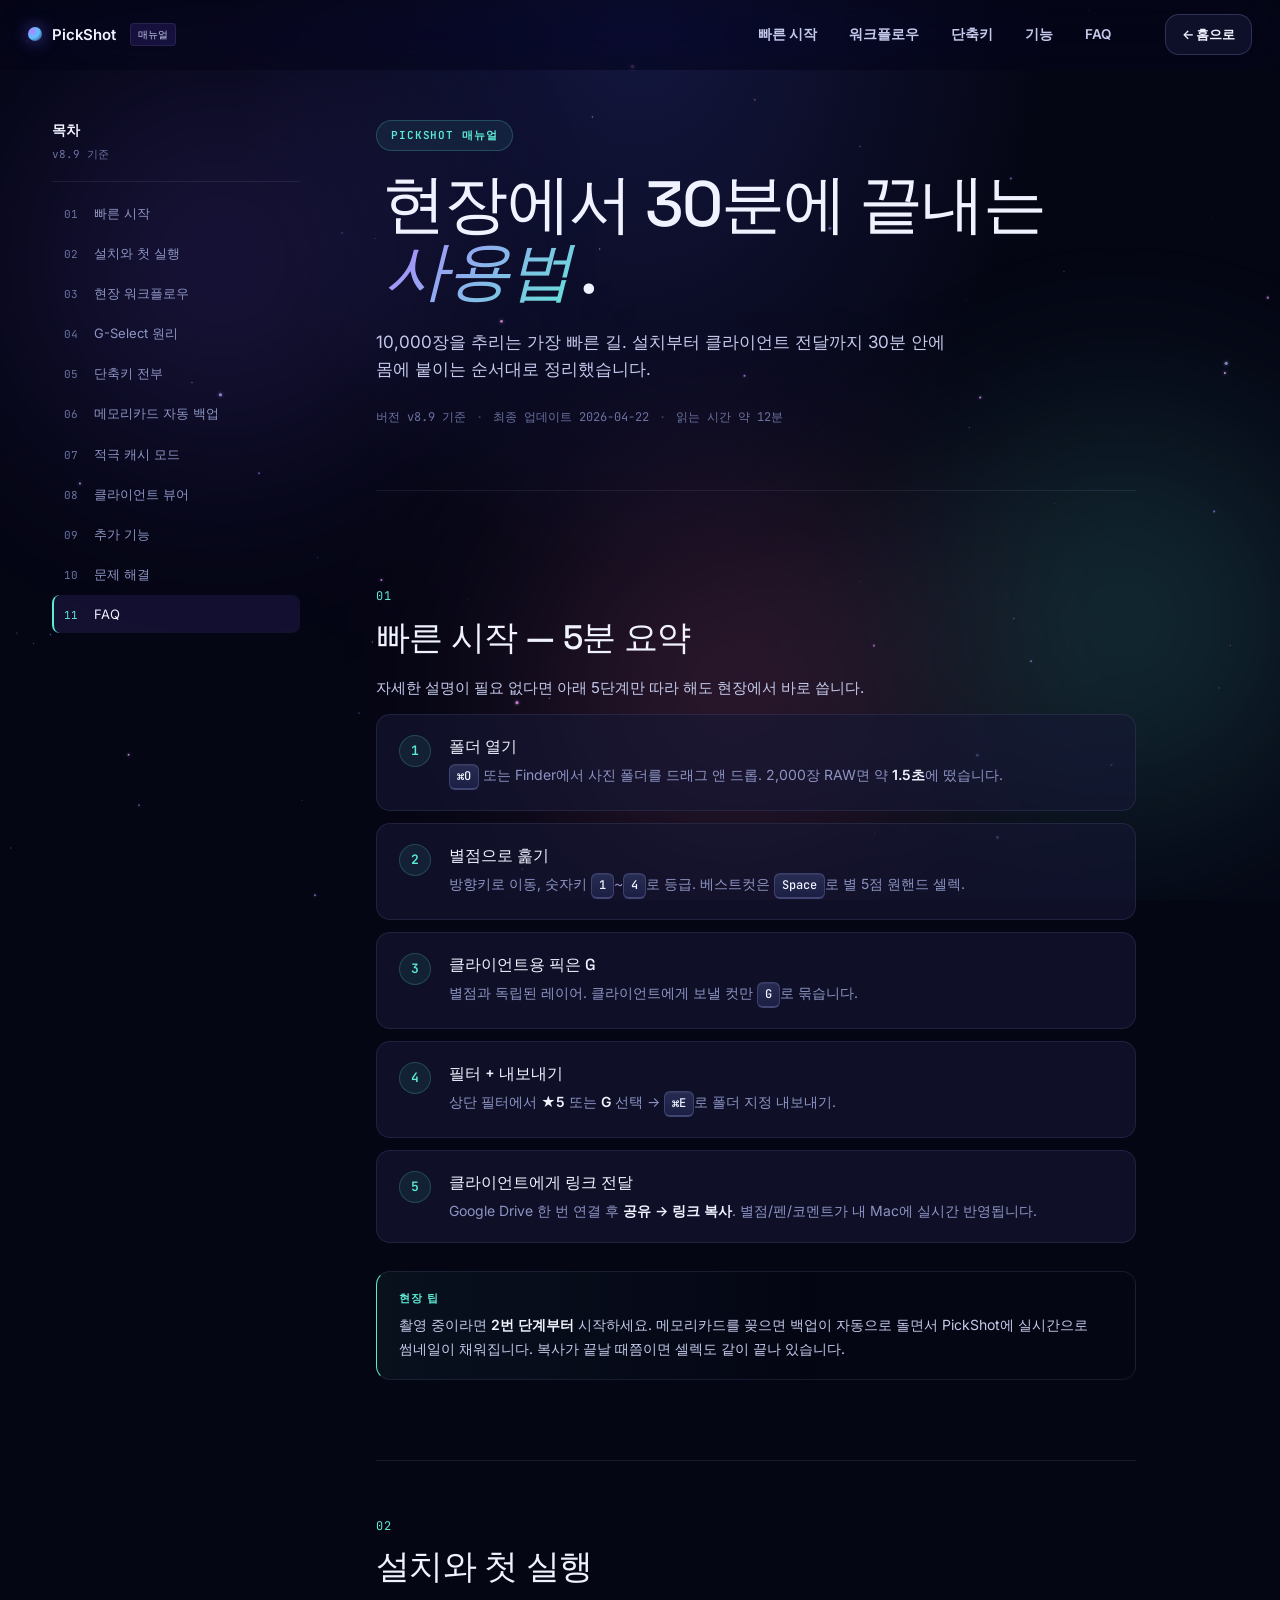
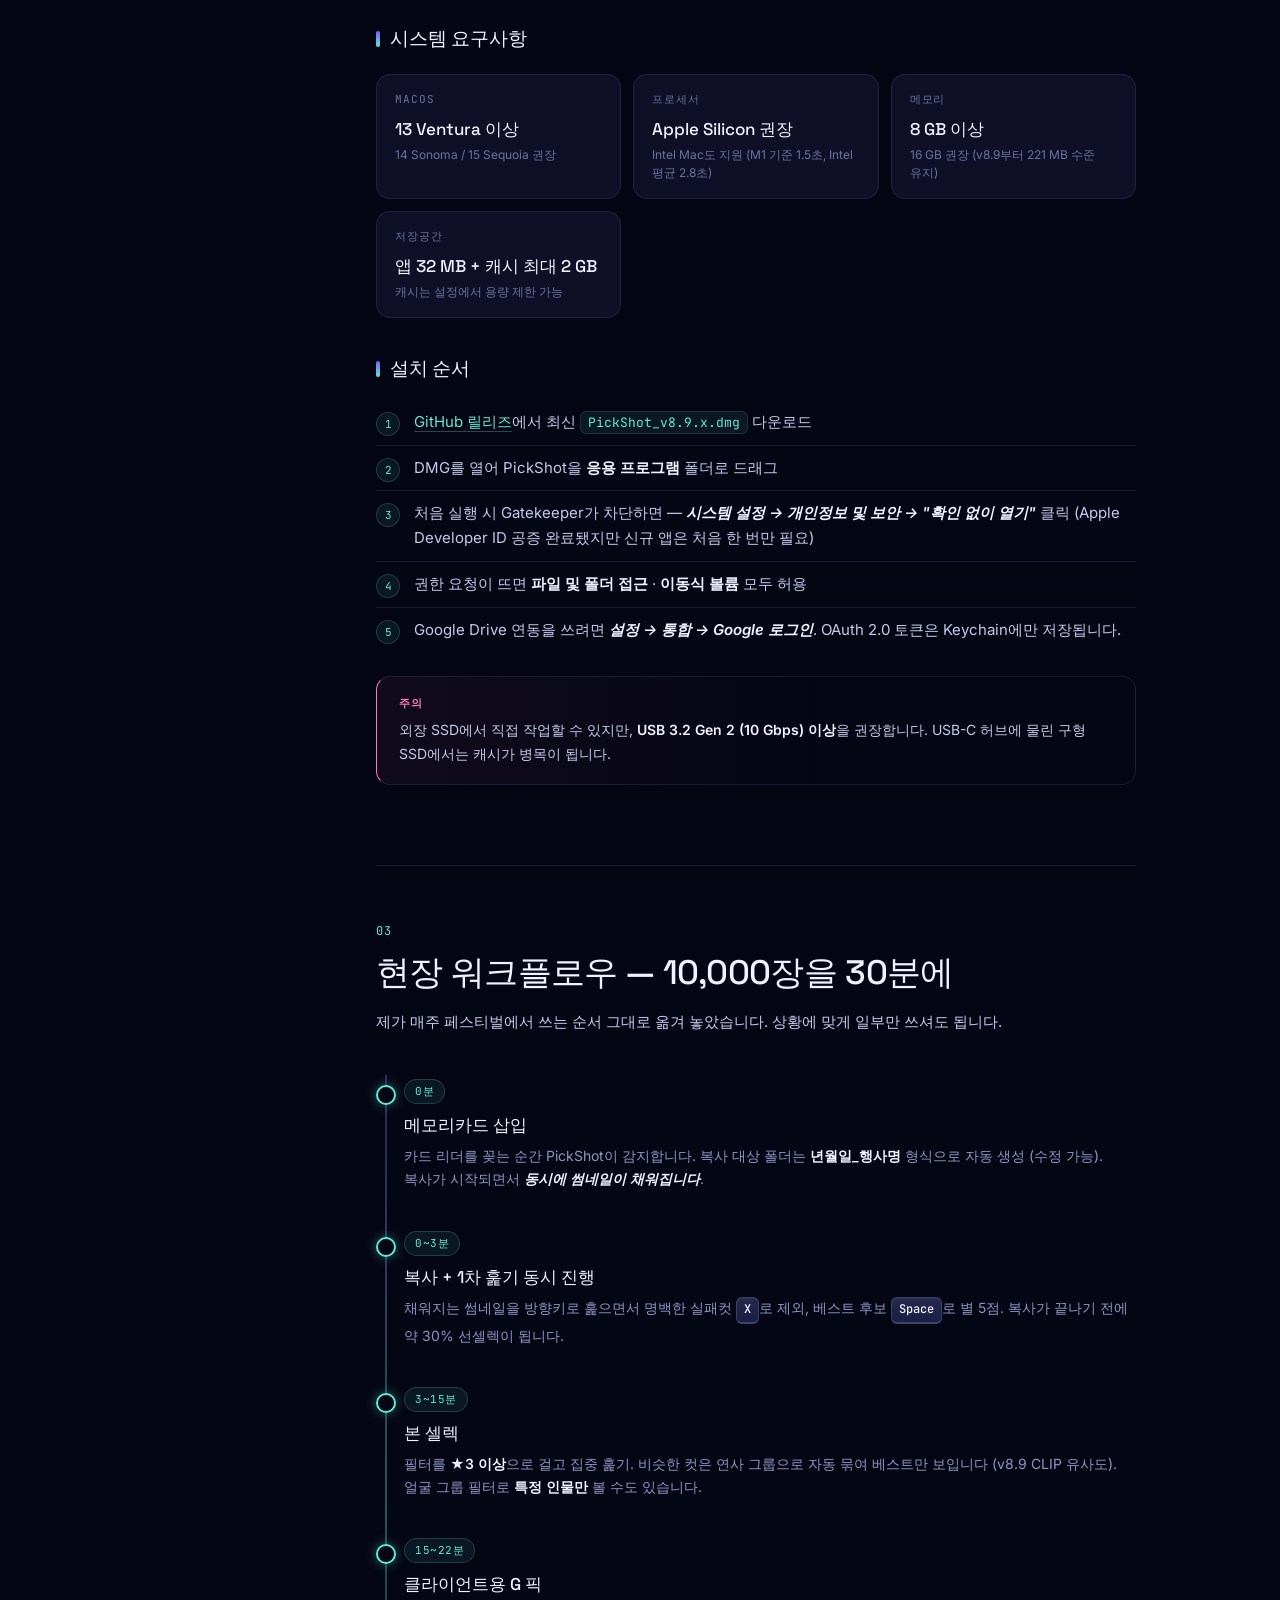
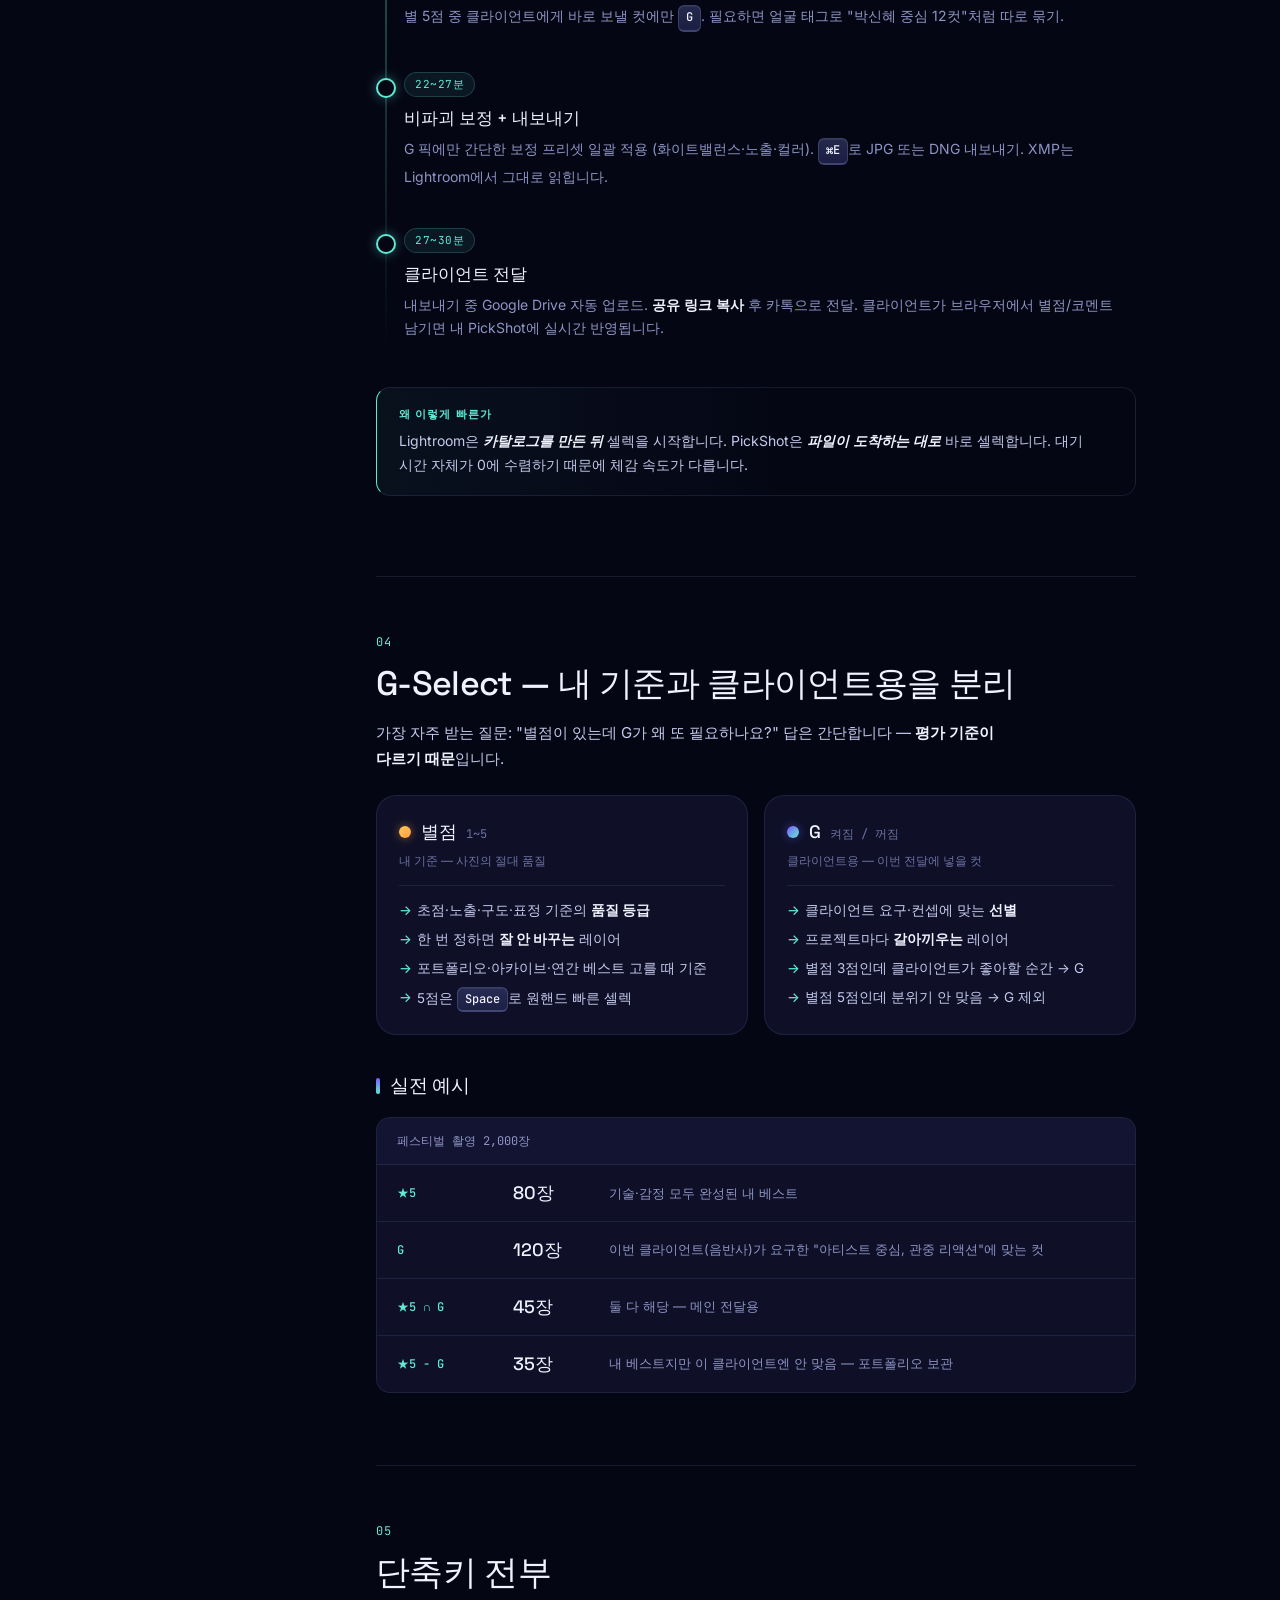
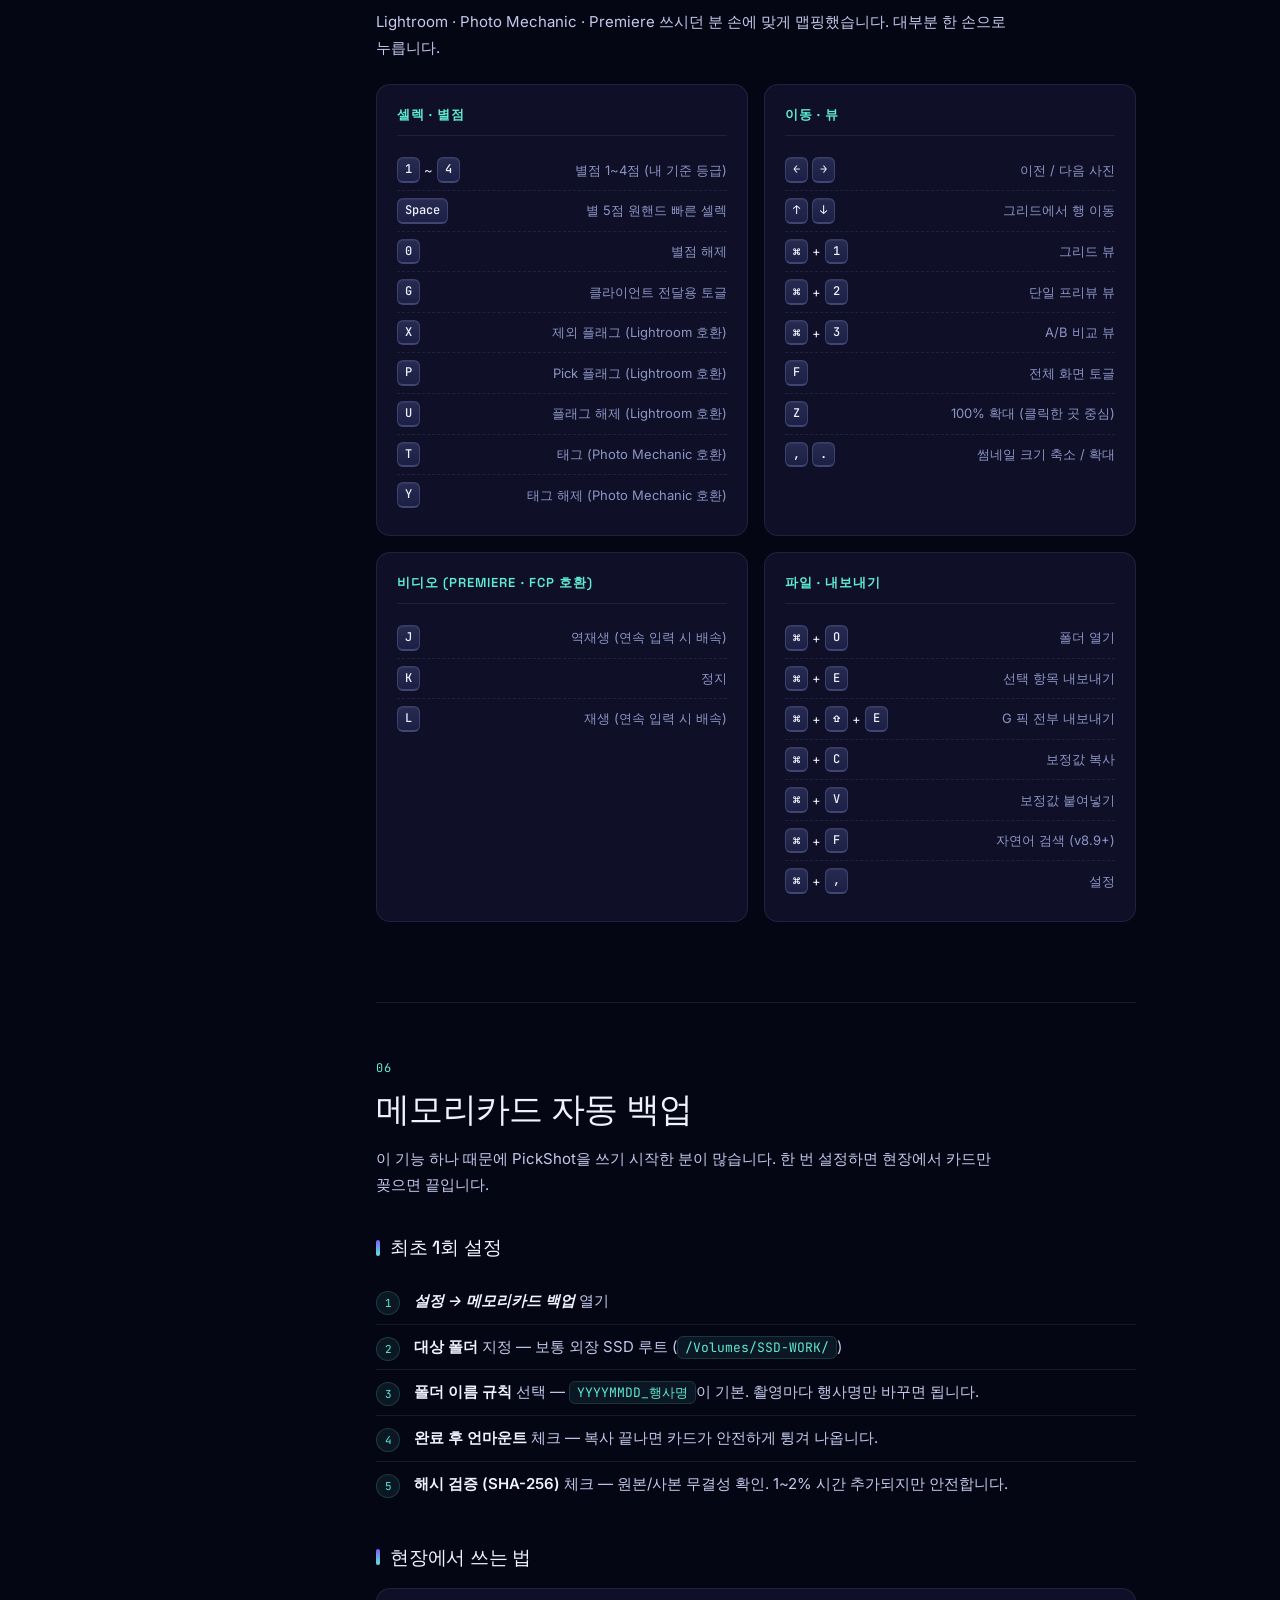
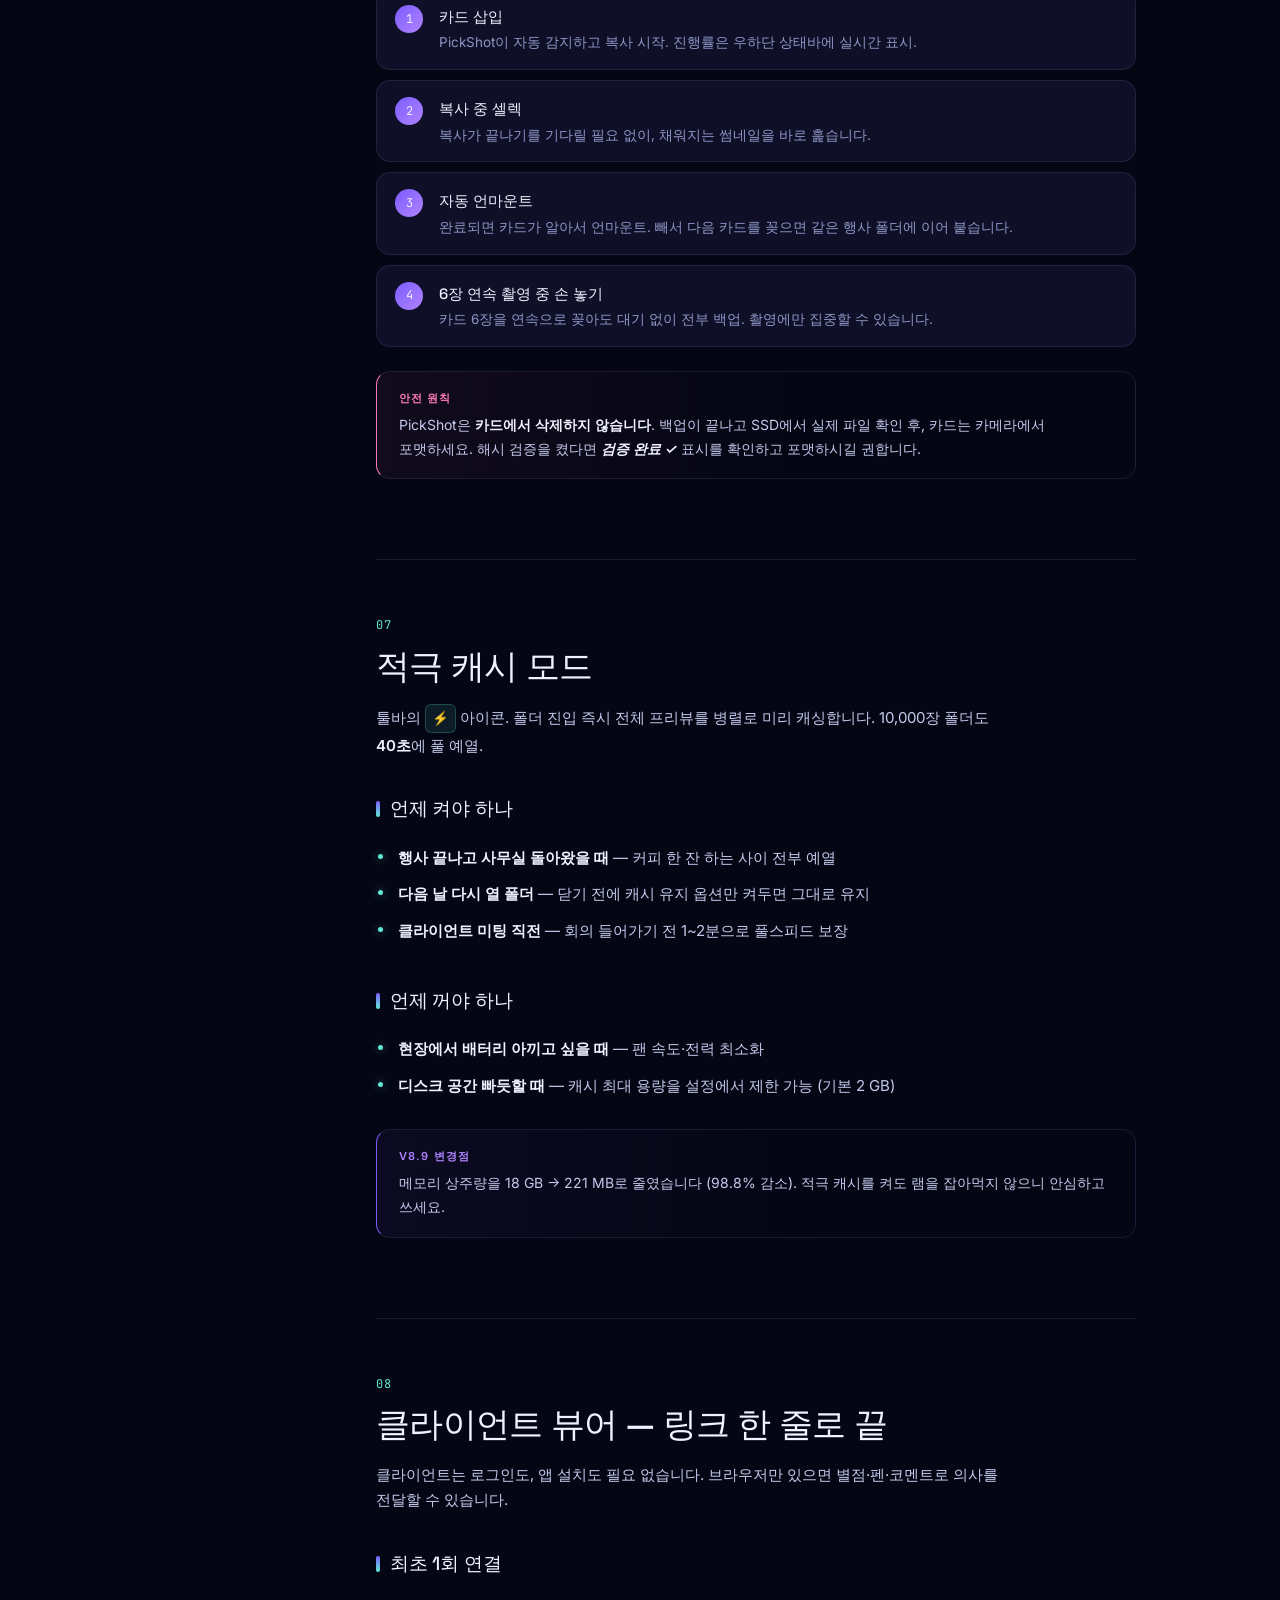
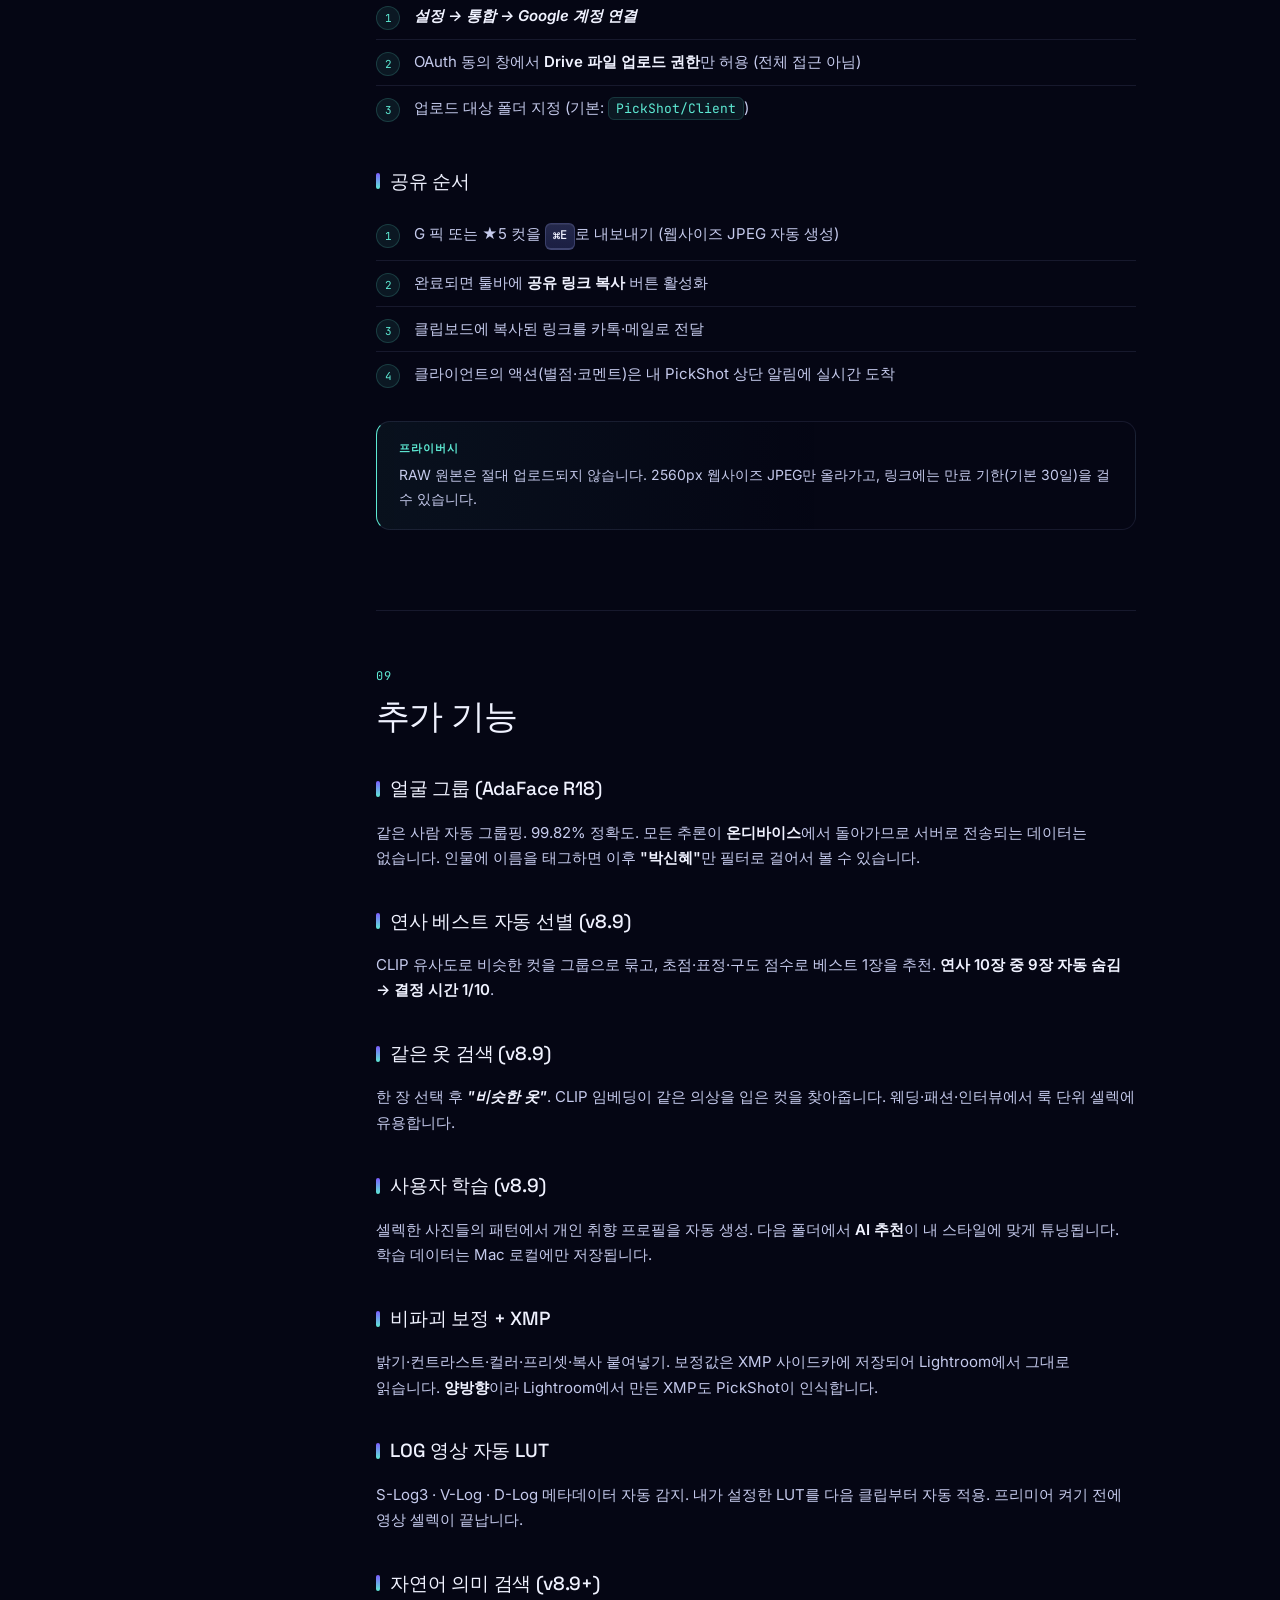
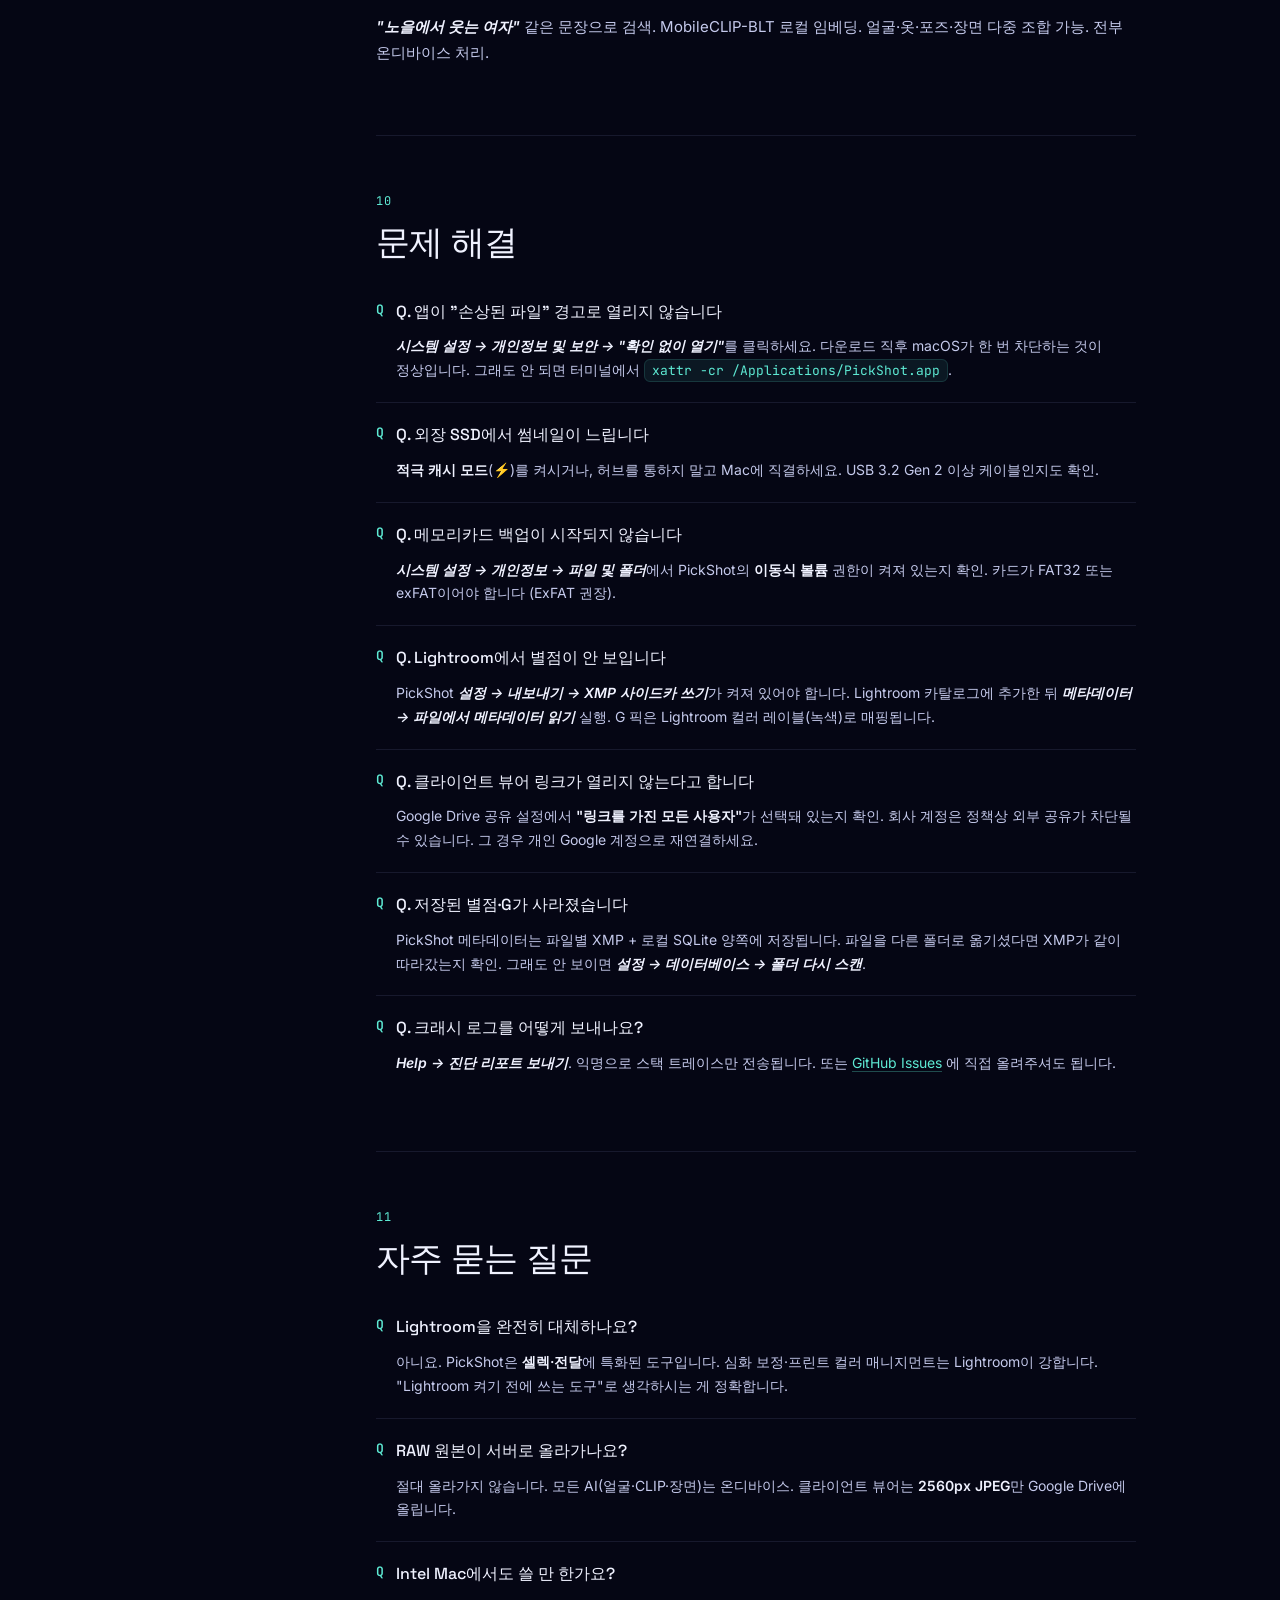
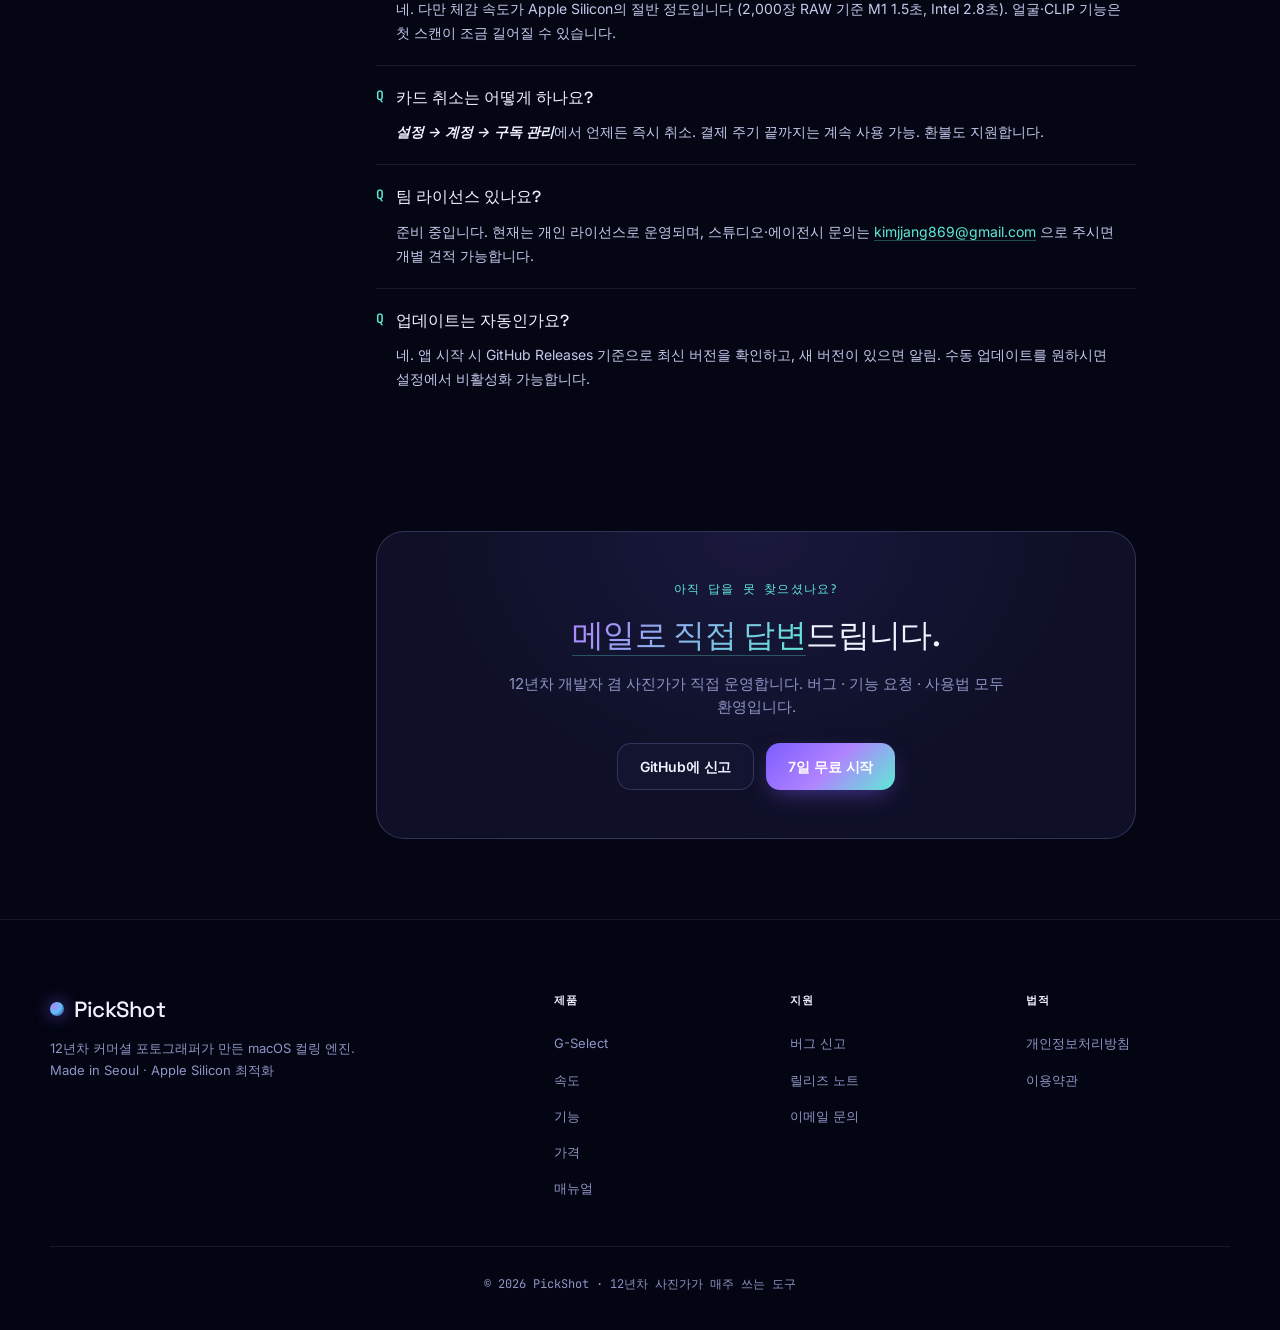
<file: manual.html>
<!DOCTYPE html>
<html lang="ko">
<head>
<meta charset="UTF-8">
<meta name="viewport" content="width=device-width, initial-scale=1.0">
<meta name="description" content="PickShot 사용 설명서 — 설치부터 현장 워크플로우, 단축키, 클라이언트 전달까지.">
<meta name="theme-color" content="#050614">
<title>PickShot 매뉴얼 — 현장에서 30분에 끝내는 사용법</title>
<link rel="stylesheet" href="style.css">
<link rel="stylesheet" href="manual.css">
<link rel="preconnect" href="https://fonts.googleapis.com">
<link rel="preconnect" href="https://fonts.gstatic.com" crossorigin>
<link href="https://fonts.googleapis.com/css2?family=Space+Grotesk:wght@400;500;600;700&family=Inter:wght@300;400;500;600;700&family=JetBrains+Mono:wght@400;500&display=swap" rel="stylesheet">
</head>
<body>

<div class="starfield" aria-hidden="true"><canvas id="stars-canvas"></canvas></div>
<div class="aurora" aria-hidden="true">
  <div class="aurora-blob b1"></div>
  <div class="aurora-blob b2"></div>
  <div class="aurora-blob b3"></div>
</div>

<!-- ============ NAV ============ -->
<nav class="nav" id="nav">
  <div class="nav-inner">
    <a href="index.html" class="logo">
      <span class="logo-orb"></span>
      <span class="logo-text">PickShot</span>
      <span class="logo-ver">매뉴얼</span>
    </a>
    <div class="nav-links">
      <a href="#quickstart">빠른 시작</a>
      <a href="#workflow">워크플로우</a>
      <a href="#shortcuts">단축키</a>
      <a href="#features">기능</a>
      <a href="#faq">FAQ</a>
    </div>
    <a href="index.html" class="btn btn-secondary btn-sm">← 홈으로</a>
  </div>
</nav>

<!-- ============ MANUAL LAYOUT ============ -->
<div class="manual-layout">

  <!-- Sidebar TOC -->
  <aside class="manual-toc" aria-label="목차">
    <div class="toc-head">
      <div class="toc-title">목차</div>
      <div class="toc-sub">v8.9 기준</div>
    </div>
    <nav class="toc-nav">
      <a href="#quickstart" class="toc-link"><span>01</span> 빠른 시작</a>
      <a href="#install" class="toc-link"><span>02</span> 설치와 첫 실행</a>
      <a href="#workflow" class="toc-link"><span>03</span> 현장 워크플로우</a>
      <a href="#gselect" class="toc-link"><span>04</span> G-Select 원리</a>
      <a href="#shortcuts" class="toc-link"><span>05</span> 단축키 전부</a>
      <a href="#backup" class="toc-link"><span>06</span> 메모리카드 자동 백업</a>
      <a href="#cache" class="toc-link"><span>07</span> 적극 캐시 모드</a>
      <a href="#client" class="toc-link"><span>08</span> 클라이언트 뷰어</a>
      <a href="#features" class="toc-link"><span>09</span> 추가 기능</a>
      <a href="#troubleshoot" class="toc-link"><span>10</span> 문제 해결</a>
      <a href="#faq" class="toc-link"><span>11</span> FAQ</a>
    </nav>
  </aside>

  <!-- Main content -->
  <main class="manual-main">

    <!-- ============ HEADER ============ -->
    <header class="manual-header">
      <div class="kicker">PickShot 매뉴얼</div>
      <h1 class="manual-title">
        현장에서 30분에 끝내는<br>
        <span class="italic">사용법</span>.
      </h1>
      <p class="manual-lead">
        10,000장을 추리는 가장 빠른 길. 설치부터 클라이언트 전달까지
        30분 안에 몸에 붙이는 순서대로 정리했습니다.
      </p>
      <div class="manual-meta">
        <span class="meta-item">버전 v8.9 기준</span>
        <span class="meta-dot">·</span>
        <span class="meta-item">최종 업데이트 2026-04-22</span>
        <span class="meta-dot">·</span>
        <span class="meta-item">읽는 시간 약 12분</span>
      </div>
    </header>

    <!-- ============ 01 QUICK START ============ -->
    <section class="chapter" id="quickstart">
      <div class="chapter-num">01</div>
      <h2 class="chapter-title">빠른 시작 — 5분 요약</h2>
      <p class="chapter-lead">
        자세한 설명이 필요 없다면 아래 5단계만 따라 해도 현장에서 바로 씁니다.
      </p>

      <ol class="quick-steps">
        <li class="quick-step">
          <div class="qs-num">1</div>
          <div class="qs-body">
            <div class="qs-title">폴더 열기</div>
            <div class="qs-desc">
              <kbd>⌘O</kbd> 또는 Finder에서 사진 폴더를 드래그 앤 드롭.
              2,000장 RAW면 약 <strong>1.5초</strong>에 떴습니다.
            </div>
          </div>
        </li>
        <li class="quick-step">
          <div class="qs-num">2</div>
          <div class="qs-body">
            <div class="qs-title">별점으로 훑기</div>
            <div class="qs-desc">
              방향키로 이동, 숫자키 <kbd>1</kbd>~<kbd>4</kbd>로 등급.
              베스트컷은 <kbd>Space</kbd>로 별 5점 원핸드 셀렉.
            </div>
          </div>
        </li>
        <li class="quick-step">
          <div class="qs-num">3</div>
          <div class="qs-body">
            <div class="qs-title">클라이언트용 픽은 G</div>
            <div class="qs-desc">
              별점과 독립된 레이어. 클라이언트에게 보낼 컷만 <kbd>G</kbd>로 묶습니다.
            </div>
          </div>
        </li>
        <li class="quick-step">
          <div class="qs-num">4</div>
          <div class="qs-body">
            <div class="qs-title">필터 + 내보내기</div>
            <div class="qs-desc">
              상단 필터에서 <strong>★5</strong> 또는 <strong>G</strong> 선택 →
              <kbd>⌘E</kbd>로 폴더 지정 내보내기.
            </div>
          </div>
        </li>
        <li class="quick-step">
          <div class="qs-num">5</div>
          <div class="qs-body">
            <div class="qs-title">클라이언트에게 링크 전달</div>
            <div class="qs-desc">
              Google Drive 한 번 연결 후 <strong>공유 → 링크 복사</strong>.
              별점/펜/코멘트가 내 Mac에 실시간 반영됩니다.
            </div>
          </div>
        </li>
      </ol>

      <div class="callout callout-tip">
        <div class="callout-label">현장 팁</div>
        <p>
          촬영 중이라면 <strong>2번 단계부터</strong> 시작하세요. 메모리카드를 꽂으면
          백업이 자동으로 돌면서 PickShot에 실시간으로 썸네일이 채워집니다.
          복사가 끝날 때쯤이면 셀렉도 같이 끝나 있습니다.
        </p>
      </div>
    </section>

    <!-- ============ 02 INSTALL ============ -->
    <section class="chapter" id="install">
      <div class="chapter-num">02</div>
      <h2 class="chapter-title">설치와 첫 실행</h2>

      <h3 class="sub-title">시스템 요구사항</h3>
      <div class="req-grid">
        <div class="req-card">
          <div class="req-label">macOS</div>
          <div class="req-value">13 Ventura 이상</div>
          <div class="req-note">14 Sonoma / 15 Sequoia 권장</div>
        </div>
        <div class="req-card">
          <div class="req-label">프로세서</div>
          <div class="req-value">Apple Silicon 권장</div>
          <div class="req-note">Intel Mac도 지원 (M1 기준 1.5초, Intel 평균 2.8초)</div>
        </div>
        <div class="req-card">
          <div class="req-label">메모리</div>
          <div class="req-value">8 GB 이상</div>
          <div class="req-note">16 GB 권장 (v8.9부터 221 MB 수준 유지)</div>
        </div>
        <div class="req-card">
          <div class="req-label">저장공간</div>
          <div class="req-value">앱 32 MB + 캐시 최대 2 GB</div>
          <div class="req-note">캐시는 설정에서 용량 제한 가능</div>
        </div>
      </div>

      <h3 class="sub-title">설치 순서</h3>
      <ol class="numbered-list">
        <li>
          <a href="https://github.com/kimjjang869-bot/pickshot/releases/latest" target="_blank">GitHub 릴리즈</a>에서
          최신 <code>PickShot_v8.9.x.dmg</code> 다운로드
        </li>
        <li>DMG를 열어 PickShot을 <strong>응용 프로그램</strong> 폴더로 드래그</li>
        <li>
          처음 실행 시 Gatekeeper가 차단하면 — <em>시스템 설정 → 개인정보 및 보안 →
          "확인 없이 열기"</em> 클릭 (Apple Developer ID 공증 완료됐지만 신규 앱은 처음 한 번만 필요)
        </li>
        <li>권한 요청이 뜨면 <strong>파일 및 폴더 접근</strong> · <strong>이동식 볼륨</strong> 모두 허용</li>
        <li>
          Google Drive 연동을 쓰려면 <em>설정 → 통합 → Google 로그인</em>.
          OAuth 2.0 토큰은 Keychain에만 저장됩니다.
        </li>
      </ol>

      <div class="callout callout-warn">
        <div class="callout-label">주의</div>
        <p>
          외장 SSD에서 직접 작업할 수 있지만, <strong>USB 3.2 Gen 2 (10 Gbps) 이상</strong>을 권장합니다.
          USB-C 허브에 물린 구형 SSD에서는 캐시가 병목이 됩니다.
        </p>
      </div>
    </section>

    <!-- ============ 03 WORKFLOW ============ -->
    <section class="chapter" id="workflow">
      <div class="chapter-num">03</div>
      <h2 class="chapter-title">현장 워크플로우 — 10,000장을 30분에</h2>
      <p class="chapter-lead">
        제가 매주 페스티벌에서 쓰는 순서 그대로 옮겨 놓았습니다.
        상황에 맞게 일부만 쓰셔도 됩니다.
      </p>

      <div class="flow">
        <div class="flow-step">
          <div class="flow-time">0분</div>
          <div class="flow-content">
            <div class="flow-title">메모리카드 삽입</div>
            <p>
              카드 리더를 꽂는 순간 PickShot이 감지합니다. 복사 대상 폴더는
              <strong>년월일_행사명</strong> 형식으로 자동 생성 (수정 가능).
              복사가 시작되면서 <em>동시에 썸네일이 채워집니다</em>.
            </p>
          </div>
        </div>

        <div class="flow-step">
          <div class="flow-time">0~3분</div>
          <div class="flow-content">
            <div class="flow-title">복사 + 1차 훑기 동시 진행</div>
            <p>
              채워지는 썸네일을 방향키로 훑으면서 명백한 실패컷 <kbd>X</kbd>로 제외,
              베스트 후보 <kbd>Space</kbd>로 별 5점. 복사가 끝나기 전에 약 30% 선셀렉이 됩니다.
            </p>
          </div>
        </div>

        <div class="flow-step">
          <div class="flow-time">3~15분</div>
          <div class="flow-content">
            <div class="flow-title">본 셀렉</div>
            <p>
              필터를 <strong>★3 이상</strong>으로 걸고 집중 훑기.
              비슷한 컷은 연사 그룹으로 자동 묶여 베스트만 보입니다 (v8.9 CLIP 유사도).
              얼굴 그룹 필터로 <strong>특정 인물만</strong> 볼 수도 있습니다.
            </p>
          </div>
        </div>

        <div class="flow-step">
          <div class="flow-time">15~22분</div>
          <div class="flow-content">
            <div class="flow-title">클라이언트용 G 픽</div>
            <p>
              별 5점 중 클라이언트에게 바로 보낼 컷에만 <kbd>G</kbd>.
              필요하면 얼굴 태그로 "박신혜 중심 12컷"처럼 따로 묶기.
            </p>
          </div>
        </div>

        <div class="flow-step">
          <div class="flow-time">22~27분</div>
          <div class="flow-content">
            <div class="flow-title">비파괴 보정 + 내보내기</div>
            <p>
              G 픽에만 간단한 보정 프리셋 일괄 적용 (화이트밸런스·노출·컬러).
              <kbd>⌘E</kbd>로 JPG 또는 DNG 내보내기. XMP는 Lightroom에서 그대로 읽힙니다.
            </p>
          </div>
        </div>

        <div class="flow-step">
          <div class="flow-time">27~30분</div>
          <div class="flow-content">
            <div class="flow-title">클라이언트 전달</div>
            <p>
              내보내기 중 Google Drive 자동 업로드.
              <strong>공유 링크 복사</strong> 후 카톡으로 전달. 클라이언트가 브라우저에서
              별점/코멘트 남기면 내 PickShot에 실시간 반영됩니다.
            </p>
          </div>
        </div>
      </div>

      <div class="callout callout-tip">
        <div class="callout-label">왜 이렇게 빠른가</div>
        <p>
          Lightroom은 <em>카탈로그를 만든 뒤</em> 셀렉을 시작합니다. PickShot은
          <em>파일이 도착하는 대로</em> 바로 셀렉합니다. 대기 시간 자체가 0에 수렴하기 때문에
          체감 속도가 다릅니다.
        </p>
      </div>
    </section>

    <!-- ============ 04 G-SELECT ============ -->
    <section class="chapter" id="gselect">
      <div class="chapter-num">04</div>
      <h2 class="chapter-title">G-Select — 내 기준과 클라이언트용을 분리</h2>
      <p class="chapter-lead">
        가장 자주 받는 질문: "별점이 있는데 G가 왜 또 필요하나요?"
        답은 간단합니다 — <strong>평가 기준이 다르기 때문</strong>입니다.
      </p>

      <div class="gs-compare">
        <div class="gs-col">
          <div class="gs-col-head">
            <span class="gs-dot star"></span>
            <span>별점 <span class="gs-col-note">1~5</span></span>
          </div>
          <div class="gs-col-sub">내 기준 — 사진의 절대 품질</div>
          <ul>
            <li>초점·노출·구도·표정 기준의 <strong>품질 등급</strong></li>
            <li>한 번 정하면 <strong>잘 안 바꾸는</strong> 레이어</li>
            <li>포트폴리오·아카이브·연간 베스트 고를 때 기준</li>
            <li>5점은 <kbd>Space</kbd>로 원핸드 빠른 셀렉</li>
          </ul>
        </div>
        <div class="gs-col">
          <div class="gs-col-head">
            <span class="gs-dot g"></span>
            <span>G <span class="gs-col-note">켜짐 / 꺼짐</span></span>
          </div>
          <div class="gs-col-sub">클라이언트용 — 이번 전달에 넣을 컷</div>
          <ul>
            <li>클라이언트 요구·컨셉에 맞는 <strong>선별</strong></li>
            <li>프로젝트마다 <strong>갈아끼우는</strong> 레이어</li>
            <li>별점 3점인데 클라이언트가 좋아할 순간 → G</li>
            <li>별점 5점인데 분위기 안 맞음 → G 제외</li>
          </ul>
        </div>
      </div>

      <h3 class="sub-title">실전 예시</h3>
      <div class="example">
        <div class="ex-scene">페스티벌 촬영 2,000장</div>
        <div class="ex-row">
          <span class="ex-key">★5</span>
          <span class="ex-val">80장</span>
          <span class="ex-desc">기술·감정 모두 완성된 내 베스트</span>
        </div>
        <div class="ex-row">
          <span class="ex-key">G</span>
          <span class="ex-val">120장</span>
          <span class="ex-desc">이번 클라이언트(음반사)가 요구한 "아티스트 중심, 관중 리액션"에 맞는 컷</span>
        </div>
        <div class="ex-row">
          <span class="ex-key">★5 ∩ G</span>
          <span class="ex-val">45장</span>
          <span class="ex-desc">둘 다 해당 — 메인 전달용</span>
        </div>
        <div class="ex-row">
          <span class="ex-key">★5 − G</span>
          <span class="ex-val">35장</span>
          <span class="ex-desc">내 베스트지만 이 클라이언트엔 안 맞음 — 포트폴리오 보관</span>
        </div>
      </div>
    </section>

    <!-- ============ 05 SHORTCUTS ============ -->
    <section class="chapter" id="shortcuts">
      <div class="chapter-num">05</div>
      <h2 class="chapter-title">단축키 전부</h2>
      <p class="chapter-lead">
        Lightroom · Photo Mechanic · Premiere 쓰시던 분 손에 맞게 맵핑했습니다.
        대부분 한 손으로 누릅니다.
      </p>

      <div class="kb-grid">
        <div class="kb-group">
          <div class="kb-group-title">셀렉 · 별점</div>
          <div class="kb-row"><span class="kb-keys"><kbd>1</kbd>~<kbd>4</kbd></span><span class="kb-desc">별점 1~4점 (내 기준 등급)</span></div>
          <div class="kb-row"><span class="kb-keys"><kbd>Space</kbd></span><span class="kb-desc">별 5점 원핸드 빠른 셀렉</span></div>
          <div class="kb-row"><span class="kb-keys"><kbd>0</kbd></span><span class="kb-desc">별점 해제</span></div>
          <div class="kb-row"><span class="kb-keys"><kbd>G</kbd></span><span class="kb-desc">클라이언트 전달용 토글</span></div>
          <div class="kb-row"><span class="kb-keys"><kbd>X</kbd></span><span class="kb-desc">제외 플래그 (Lightroom 호환)</span></div>
          <div class="kb-row"><span class="kb-keys"><kbd>P</kbd></span><span class="kb-desc">Pick 플래그 (Lightroom 호환)</span></div>
          <div class="kb-row"><span class="kb-keys"><kbd>U</kbd></span><span class="kb-desc">플래그 해제 (Lightroom 호환)</span></div>
          <div class="kb-row"><span class="kb-keys"><kbd>T</kbd></span><span class="kb-desc">태그 (Photo Mechanic 호환)</span></div>
          <div class="kb-row"><span class="kb-keys"><kbd>Y</kbd></span><span class="kb-desc">태그 해제 (Photo Mechanic 호환)</span></div>
        </div>

        <div class="kb-group">
          <div class="kb-group-title">이동 · 뷰</div>
          <div class="kb-row"><span class="kb-keys"><kbd>←</kbd> <kbd>→</kbd></span><span class="kb-desc">이전 / 다음 사진</span></div>
          <div class="kb-row"><span class="kb-keys"><kbd>↑</kbd> <kbd>↓</kbd></span><span class="kb-desc">그리드에서 행 이동</span></div>
          <div class="kb-row"><span class="kb-keys"><kbd>⌘</kbd>+<kbd>1</kbd></span><span class="kb-desc">그리드 뷰</span></div>
          <div class="kb-row"><span class="kb-keys"><kbd>⌘</kbd>+<kbd>2</kbd></span><span class="kb-desc">단일 프리뷰 뷰</span></div>
          <div class="kb-row"><span class="kb-keys"><kbd>⌘</kbd>+<kbd>3</kbd></span><span class="kb-desc">A/B 비교 뷰</span></div>
          <div class="kb-row"><span class="kb-keys"><kbd>F</kbd></span><span class="kb-desc">전체 화면 토글</span></div>
          <div class="kb-row"><span class="kb-keys"><kbd>Z</kbd></span><span class="kb-desc">100% 확대 (클릭한 곳 중심)</span></div>
          <div class="kb-row"><span class="kb-keys"><kbd>,</kbd> <kbd>.</kbd></span><span class="kb-desc">썸네일 크기 축소 / 확대</span></div>
        </div>

        <div class="kb-group">
          <div class="kb-group-title">비디오 (Premiere · FCP 호환)</div>
          <div class="kb-row"><span class="kb-keys"><kbd>J</kbd></span><span class="kb-desc">역재생 (연속 입력 시 배속)</span></div>
          <div class="kb-row"><span class="kb-keys"><kbd>K</kbd></span><span class="kb-desc">정지</span></div>
          <div class="kb-row"><span class="kb-keys"><kbd>L</kbd></span><span class="kb-desc">재생 (연속 입력 시 배속)</span></div>
        </div>

        <div class="kb-group">
          <div class="kb-group-title">파일 · 내보내기</div>
          <div class="kb-row"><span class="kb-keys"><kbd>⌘</kbd>+<kbd>O</kbd></span><span class="kb-desc">폴더 열기</span></div>
          <div class="kb-row"><span class="kb-keys"><kbd>⌘</kbd>+<kbd>E</kbd></span><span class="kb-desc">선택 항목 내보내기</span></div>
          <div class="kb-row"><span class="kb-keys"><kbd>⌘</kbd>+<kbd>⇧</kbd>+<kbd>E</kbd></span><span class="kb-desc">G 픽 전부 내보내기</span></div>
          <div class="kb-row"><span class="kb-keys"><kbd>⌘</kbd>+<kbd>C</kbd></span><span class="kb-desc">보정값 복사</span></div>
          <div class="kb-row"><span class="kb-keys"><kbd>⌘</kbd>+<kbd>V</kbd></span><span class="kb-desc">보정값 붙여넣기</span></div>
          <div class="kb-row"><span class="kb-keys"><kbd>⌘</kbd>+<kbd>F</kbd></span><span class="kb-desc">자연어 검색 (v8.9+)</span></div>
          <div class="kb-row"><span class="kb-keys"><kbd>⌘</kbd>+<kbd>,</kbd></span><span class="kb-desc">설정</span></div>
        </div>
      </div>
    </section>

    <!-- ============ 06 BACKUP ============ -->
    <section class="chapter" id="backup">
      <div class="chapter-num">06</div>
      <h2 class="chapter-title">메모리카드 자동 백업</h2>
      <p class="chapter-lead">
        이 기능 하나 때문에 PickShot을 쓰기 시작한 분이 많습니다.
        한 번 설정하면 현장에서 카드만 꽂으면 끝입니다.
      </p>

      <h3 class="sub-title">최초 1회 설정</h3>
      <ol class="numbered-list">
        <li><em>설정 → 메모리카드 백업</em> 열기</li>
        <li>
          <strong>대상 폴더</strong> 지정 —
          보통 외장 SSD 루트 (<code>/Volumes/SSD-WORK/</code>)
        </li>
        <li>
          <strong>폴더 이름 규칙</strong> 선택 —
          <code>YYYYMMDD_행사명</code>이 기본. 촬영마다 행사명만 바꾸면 됩니다.
        </li>
        <li>
          <strong>완료 후 언마운트</strong> 체크 —
          복사 끝나면 카드가 안전하게 튕겨 나옵니다.
        </li>
        <li>
          <strong>해시 검증 (SHA-256)</strong> 체크 —
          원본/사본 무결성 확인. 1~2% 시간 추가되지만 안전합니다.
        </li>
      </ol>

      <h3 class="sub-title">현장에서 쓰는 법</h3>
      <div class="card-list">
        <div class="card-item">
          <div class="card-step">1</div>
          <div>
            <strong>카드 삽입</strong>
            <p>PickShot이 자동 감지하고 복사 시작. 진행률은 우하단 상태바에 실시간 표시.</p>
          </div>
        </div>
        <div class="card-item">
          <div class="card-step">2</div>
          <div>
            <strong>복사 중 셀렉</strong>
            <p>복사가 끝나기를 기다릴 필요 없이, 채워지는 썸네일을 바로 훑습니다.</p>
          </div>
        </div>
        <div class="card-item">
          <div class="card-step">3</div>
          <div>
            <strong>자동 언마운트</strong>
            <p>완료되면 카드가 알아서 언마운트. 빼서 다음 카드를 꽂으면 같은 행사 폴더에 이어 붙습니다.</p>
          </div>
        </div>
        <div class="card-item">
          <div class="card-step">4</div>
          <div>
            <strong>6장 연속 촬영 중 손 놓기</strong>
            <p>카드 6장을 연속으로 꽂아도 대기 없이 전부 백업. 촬영에만 집중할 수 있습니다.</p>
          </div>
        </div>
      </div>

      <div class="callout callout-warn">
        <div class="callout-label">안전 원칙</div>
        <p>
          PickShot은 <strong>카드에서 삭제하지 않습니다</strong>. 백업이 끝나고
          SSD에서 실제 파일 확인 후, 카드는 카메라에서 포맷하세요.
          해시 검증을 켰다면 <em>검증 완료 ✓</em> 표시를 확인하고 포맷하시길 권합니다.
        </p>
      </div>
    </section>

    <!-- ============ 07 CACHE ============ -->
    <section class="chapter" id="cache">
      <div class="chapter-num">07</div>
      <h2 class="chapter-title">적극 캐시 모드</h2>
      <p class="chapter-lead">
        툴바의 <span class="icon-inline">⚡</span> 아이콘. 폴더 진입 즉시 전체 프리뷰를
        병렬로 미리 캐싱합니다. 10,000장 폴더도 <strong>40초</strong>에 풀 예열.
      </p>

      <h3 class="sub-title">언제 켜야 하나</h3>
      <ul class="bullet-list">
        <li><strong>행사 끝나고 사무실 돌아왔을 때</strong> — 커피 한 잔 하는 사이 전부 예열</li>
        <li><strong>다음 날 다시 열 폴더</strong> — 닫기 전에 캐시 유지 옵션만 켜두면 그대로 유지</li>
        <li><strong>클라이언트 미팅 직전</strong> — 회의 들어가기 전 1~2분으로 풀스피드 보장</li>
      </ul>

      <h3 class="sub-title">언제 꺼야 하나</h3>
      <ul class="bullet-list">
        <li><strong>현장에서 배터리 아끼고 싶을 때</strong> — 팬 속도·전력 최소화</li>
        <li><strong>디스크 공간 빠듯할 때</strong> — 캐시 최대 용량을 설정에서 제한 가능 (기본 2 GB)</li>
      </ul>

      <div class="callout callout-info">
        <div class="callout-label">v8.9 변경점</div>
        <p>
          메모리 상주량을 18 GB → 221 MB로 줄였습니다 (98.8% 감소).
          적극 캐시를 켜도 램을 잡아먹지 않으니 안심하고 쓰세요.
        </p>
      </div>
    </section>

    <!-- ============ 08 CLIENT VIEWER ============ -->
    <section class="chapter" id="client">
      <div class="chapter-num">08</div>
      <h2 class="chapter-title">클라이언트 뷰어 — 링크 한 줄로 끝</h2>
      <p class="chapter-lead">
        클라이언트는 로그인도, 앱 설치도 필요 없습니다.
        브라우저만 있으면 별점·펜·코멘트로 의사를 전달할 수 있습니다.
      </p>

      <h3 class="sub-title">최초 1회 연결</h3>
      <ol class="numbered-list">
        <li><em>설정 → 통합 → Google 계정 연결</em></li>
        <li>OAuth 동의 창에서 <strong>Drive 파일 업로드 권한</strong>만 허용 (전체 접근 아님)</li>
        <li>업로드 대상 폴더 지정 (기본: <code>PickShot/Client</code>)</li>
      </ol>

      <h3 class="sub-title">공유 순서</h3>
      <ol class="numbered-list">
        <li>G 픽 또는 ★5 컷을 <kbd>⌘E</kbd>로 내보내기 (웹사이즈 JPEG 자동 생성)</li>
        <li>완료되면 툴바에 <strong>공유 링크 복사</strong> 버튼 활성화</li>
        <li>클립보드에 복사된 링크를 카톡·메일로 전달</li>
        <li>클라이언트의 액션(별점·코멘트)은 내 PickShot 상단 알림에 실시간 도착</li>
      </ol>

      <div class="callout callout-tip">
        <div class="callout-label">프라이버시</div>
        <p>
          RAW 원본은 절대 업로드되지 않습니다. 2560px 웹사이즈 JPEG만 올라가고,
          링크에는 만료 기한(기본 30일)을 걸 수 있습니다.
        </p>
      </div>
    </section>

    <!-- ============ 09 FEATURES ============ -->
    <section class="chapter" id="features">
      <div class="chapter-num">09</div>
      <h2 class="chapter-title">추가 기능</h2>

      <h3 class="sub-title">얼굴 그룹 (AdaFace R18)</h3>
      <p>
        같은 사람 자동 그룹핑. 99.82% 정확도. 모든 추론이 <strong>온디바이스</strong>에서
        돌아가므로 서버로 전송되는 데이터는 없습니다. 인물에 이름을 태그하면 이후
        <strong>"박신혜"</strong>만 필터로 걸어서 볼 수 있습니다.
      </p>

      <h3 class="sub-title">연사 베스트 자동 선별 (v8.9)</h3>
      <p>
        CLIP 유사도로 비슷한 컷을 그룹으로 묶고, 초점·표정·구도 점수로 베스트 1장을 추천.
        <strong>연사 10장 중 9장 자동 숨김 → 결정 시간 1/10</strong>.
      </p>

      <h3 class="sub-title">같은 옷 검색 (v8.9)</h3>
      <p>
        한 장 선택 후 <em>"비슷한 옷"</em>. CLIP 임베딩이 같은 의상을 입은 컷을 찾아줍니다.
        웨딩·패션·인터뷰에서 룩 단위 셀렉에 유용합니다.
      </p>

      <h3 class="sub-title">사용자 학습 (v8.9)</h3>
      <p>
        셀렉한 사진들의 패턴에서 개인 취향 프로필을 자동 생성.
        다음 폴더에서 <strong>AI 추천</strong>이 내 스타일에 맞게 튜닝됩니다.
        학습 데이터는 Mac 로컬에만 저장됩니다.
      </p>

      <h3 class="sub-title">비파괴 보정 + XMP</h3>
      <p>
        밝기·컨트라스트·컬러·프리셋·복사 붙여넣기. 보정값은 XMP 사이드카에 저장되어
        Lightroom에서 그대로 읽습니다. <strong>양방향</strong>이라 Lightroom에서 만든 XMP도
        PickShot이 인식합니다.
      </p>

      <h3 class="sub-title">LOG 영상 자동 LUT</h3>
      <p>
        S-Log3 · V-Log · D-Log 메타데이터 자동 감지. 내가 설정한 LUT를 다음 클립부터
        자동 적용. 프리미어 켜기 전에 영상 셀렉이 끝납니다.
      </p>

      <h3 class="sub-title">자연어 의미 검색 (v8.9+)</h3>
      <p>
        <em>"노을에서 웃는 여자"</em> 같은 문장으로 검색. MobileCLIP-BLT 로컬 임베딩.
        얼굴·옷·포즈·장면 다중 조합 가능. 전부 온디바이스 처리.
      </p>
    </section>

    <!-- ============ 10 TROUBLESHOOT ============ -->
    <section class="chapter" id="troubleshoot">
      <div class="chapter-num">10</div>
      <h2 class="chapter-title">문제 해결</h2>

      <div class="trouble">
        <div class="trouble-q">Q. 앱이 "손상된 파일" 경고로 열리지 않습니다</div>
        <div class="trouble-a">
          <em>시스템 설정 → 개인정보 및 보안 → "확인 없이 열기"</em>를 클릭하세요.
          다운로드 직후 macOS가 한 번 차단하는 것이 정상입니다.
          그래도 안 되면 터미널에서 <code>xattr -cr /Applications/PickShot.app</code>.
        </div>
      </div>

      <div class="trouble">
        <div class="trouble-q">Q. 외장 SSD에서 썸네일이 느립니다</div>
        <div class="trouble-a">
          <strong>적극 캐시 모드</strong>(⚡)를 켜시거나, 허브를 통하지 말고
          Mac에 직결하세요. USB 3.2 Gen 2 이상 케이블인지도 확인.
        </div>
      </div>

      <div class="trouble">
        <div class="trouble-q">Q. 메모리카드 백업이 시작되지 않습니다</div>
        <div class="trouble-a">
          <em>시스템 설정 → 개인정보 → 파일 및 폴더</em>에서 PickShot의
          <strong>이동식 볼륨</strong> 권한이 켜져 있는지 확인.
          카드가 FAT32 또는 exFAT이어야 합니다 (ExFAT 권장).
        </div>
      </div>

      <div class="trouble">
        <div class="trouble-q">Q. Lightroom에서 별점이 안 보입니다</div>
        <div class="trouble-a">
          PickShot <em>설정 → 내보내기 → XMP 사이드카 쓰기</em>가 켜져 있어야 합니다.
          Lightroom 카탈로그에 추가한 뒤 <em>메타데이터 → 파일에서 메타데이터 읽기</em> 실행.
          G 픽은 Lightroom 컬러 레이블(녹색)로 매핑됩니다.
        </div>
      </div>

      <div class="trouble">
        <div class="trouble-q">Q. 클라이언트 뷰어 링크가 열리지 않는다고 합니다</div>
        <div class="trouble-a">
          Google Drive 공유 설정에서 <strong>"링크를 가진 모든 사용자"</strong>가
          선택돼 있는지 확인. 회사 계정은 정책상 외부 공유가 차단될 수 있습니다.
          그 경우 개인 Google 계정으로 재연결하세요.
        </div>
      </div>

      <div class="trouble">
        <div class="trouble-q">Q. 저장된 별점·G가 사라졌습니다</div>
        <div class="trouble-a">
          PickShot 메타데이터는 파일별 XMP + 로컬 SQLite 양쪽에 저장됩니다.
          파일을 다른 폴더로 옮기셨다면 XMP가 같이 따라갔는지 확인.
          그래도 안 보이면 <em>설정 → 데이터베이스 → 폴더 다시 스캔</em>.
        </div>
      </div>

      <div class="trouble">
        <div class="trouble-q">Q. 크래시 로그를 어떻게 보내나요?</div>
        <div class="trouble-a">
          <em>Help → 진단 리포트 보내기</em>. 익명으로 스택 트레이스만 전송됩니다.
          또는
          <a href="https://github.com/kimjjang869-bot/pickshot/issues" target="_blank">GitHub Issues</a>
          에 직접 올려주셔도 됩니다.
        </div>
      </div>
    </section>

    <!-- ============ 11 FAQ ============ -->
    <section class="chapter" id="faq">
      <div class="chapter-num">11</div>
      <h2 class="chapter-title">자주 묻는 질문</h2>

      <div class="faq">
        <div class="faq-q">Lightroom을 완전히 대체하나요?</div>
        <div class="faq-a">
          아니요. PickShot은 <strong>셀렉·전달</strong>에 특화된 도구입니다.
          심화 보정·프린트 컬러 매니지먼트는 Lightroom이 강합니다.
          "Lightroom 켜기 전에 쓰는 도구"로 생각하시는 게 정확합니다.
        </div>
      </div>

      <div class="faq">
        <div class="faq-q">RAW 원본이 서버로 올라가나요?</div>
        <div class="faq-a">
          절대 올라가지 않습니다. 모든 AI(얼굴·CLIP·장면)는 온디바이스.
          클라이언트 뷰어는 <strong>2560px JPEG</strong>만 Google Drive에 올립니다.
        </div>
      </div>

      <div class="faq">
        <div class="faq-q">Intel Mac에서도 쓸 만 한가요?</div>
        <div class="faq-a">
          네. 다만 체감 속도가 Apple Silicon의 절반 정도입니다 (2,000장 RAW 기준 M1 1.5초, Intel 2.8초).
          얼굴·CLIP 기능은 첫 스캔이 조금 길어질 수 있습니다.
        </div>
      </div>

      <div class="faq">
        <div class="faq-q">카드 취소는 어떻게 하나요?</div>
        <div class="faq-a">
          <em>설정 → 계정 → 구독 관리</em>에서 언제든 즉시 취소.
          결제 주기 끝까지는 계속 사용 가능. 환불도 지원합니다.
        </div>
      </div>

      <div class="faq">
        <div class="faq-q">팀 라이선스 있나요?</div>
        <div class="faq-a">
          준비 중입니다. 현재는 개인 라이선스로 운영되며,
          스튜디오·에이전시 문의는 <a href="mailto:kimjjang869@gmail.com">kimjjang869@gmail.com</a>
          으로 주시면 개별 견적 가능합니다.
        </div>
      </div>

      <div class="faq">
        <div class="faq-q">업데이트는 자동인가요?</div>
        <div class="faq-a">
          네. 앱 시작 시 GitHub Releases 기준으로 최신 버전을 확인하고,
          새 버전이 있으면 알림. 수동 업데이트를 원하시면 설정에서 비활성화 가능합니다.
        </div>
      </div>
    </section>

    <!-- ============ FOOTER CTA ============ -->
    <div class="manual-outro">
      <div class="outro-kicker">아직 답을 못 찾으셨나요?</div>
      <h3 class="outro-title">
        <a href="mailto:kimjjang869@gmail.com">메일로 직접 답변</a>드립니다.
      </h3>
      <p class="outro-sub">
        12년차 개발자 겸 사진가가 직접 운영합니다. 버그 · 기능 요청 · 사용법 모두 환영입니다.
      </p>
      <div class="outro-links">
        <a href="https://github.com/kimjjang869-bot/pickshot/issues" target="_blank" class="btn btn-secondary">GitHub에 신고</a>
        <a href="index.html#download" class="btn btn-primary">7일 무료 시작</a>
      </div>
    </div>

  </main>
</div>

<!-- ============ FOOTER ============ -->
<footer class="footer">
  <div class="footer-inner">
    <div class="footer-brand">
      <div class="footer-logo"><span class="logo-orb"></span> PickShot</div>
      <div class="footer-tag">
        12년차 커머셜 포토그래퍼가 만든 macOS 컬링 엔진.<br>
        Made in Seoul · Apple Silicon 최적화
      </div>
    </div>
    <div class="footer-cols">
      <div class="footer-col">
        <div class="footer-head">제품</div>
        <a href="index.html#gselect">G-Select</a>
        <a href="index.html#speed">속도</a>
        <a href="index.html#features">기능</a>
        <a href="index.html#pricing">가격</a>
        <a href="manual.html">매뉴얼</a>
      </div>
      <div class="footer-col">
        <div class="footer-head">지원</div>
        <a href="https://github.com/kimjjang869-bot/pickshot/issues" target="_blank">버그 신고</a>
        <a href="https://github.com/kimjjang869-bot/pickshot/releases" target="_blank">릴리즈 노트</a>
        <a href="mailto:kimjjang869@gmail.com">이메일 문의</a>
      </div>
      <div class="footer-col">
        <div class="footer-head">법적</div>
        <a href="privacy.html">개인정보처리방침</a>
        <a href="terms.html">이용약관</a>
      </div>
    </div>
  </div>
  <div class="footer-bot">
    © 2026 PickShot · 12년차 사진가가 매주 쓰는 도구
  </div>
</footer>

<script src="script.js" defer></script>
<script>
// TOC active highlight + smooth scroll
(() => {
  const links = document.querySelectorAll('.toc-link');
  const chapters = [...document.querySelectorAll('.chapter')];
  const byId = id => document.querySelector(`.toc-link[href="#${id}"]`);

  const observer = new IntersectionObserver((entries) => {
    entries.forEach(e => {
      if (e.isIntersecting) {
        links.forEach(l => l.classList.remove('active'));
        const link = byId(e.target.id);
        if (link) link.classList.add('active');
      }
    });
  }, { rootMargin: '-40% 0px -55% 0px' });

  chapters.forEach(c => observer.observe(c));
})();
</script>
</body>
</html>
</file>
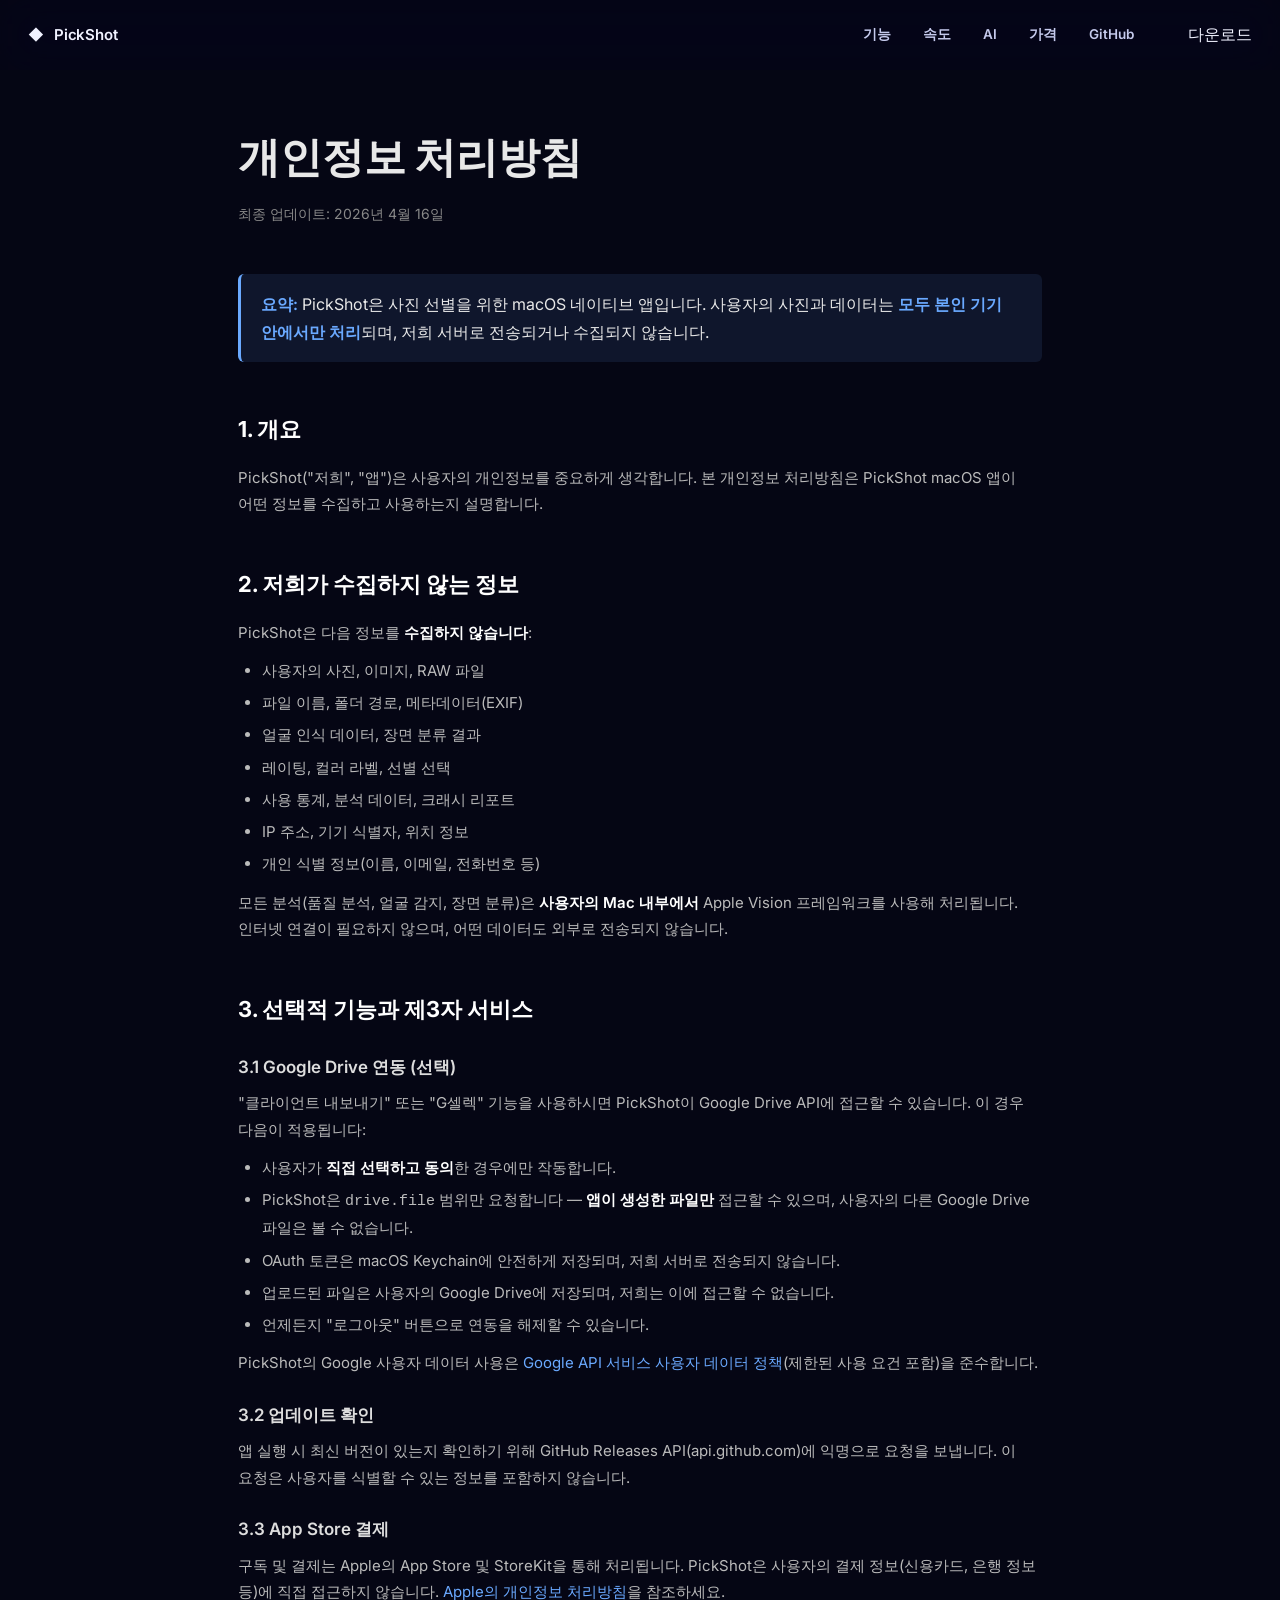
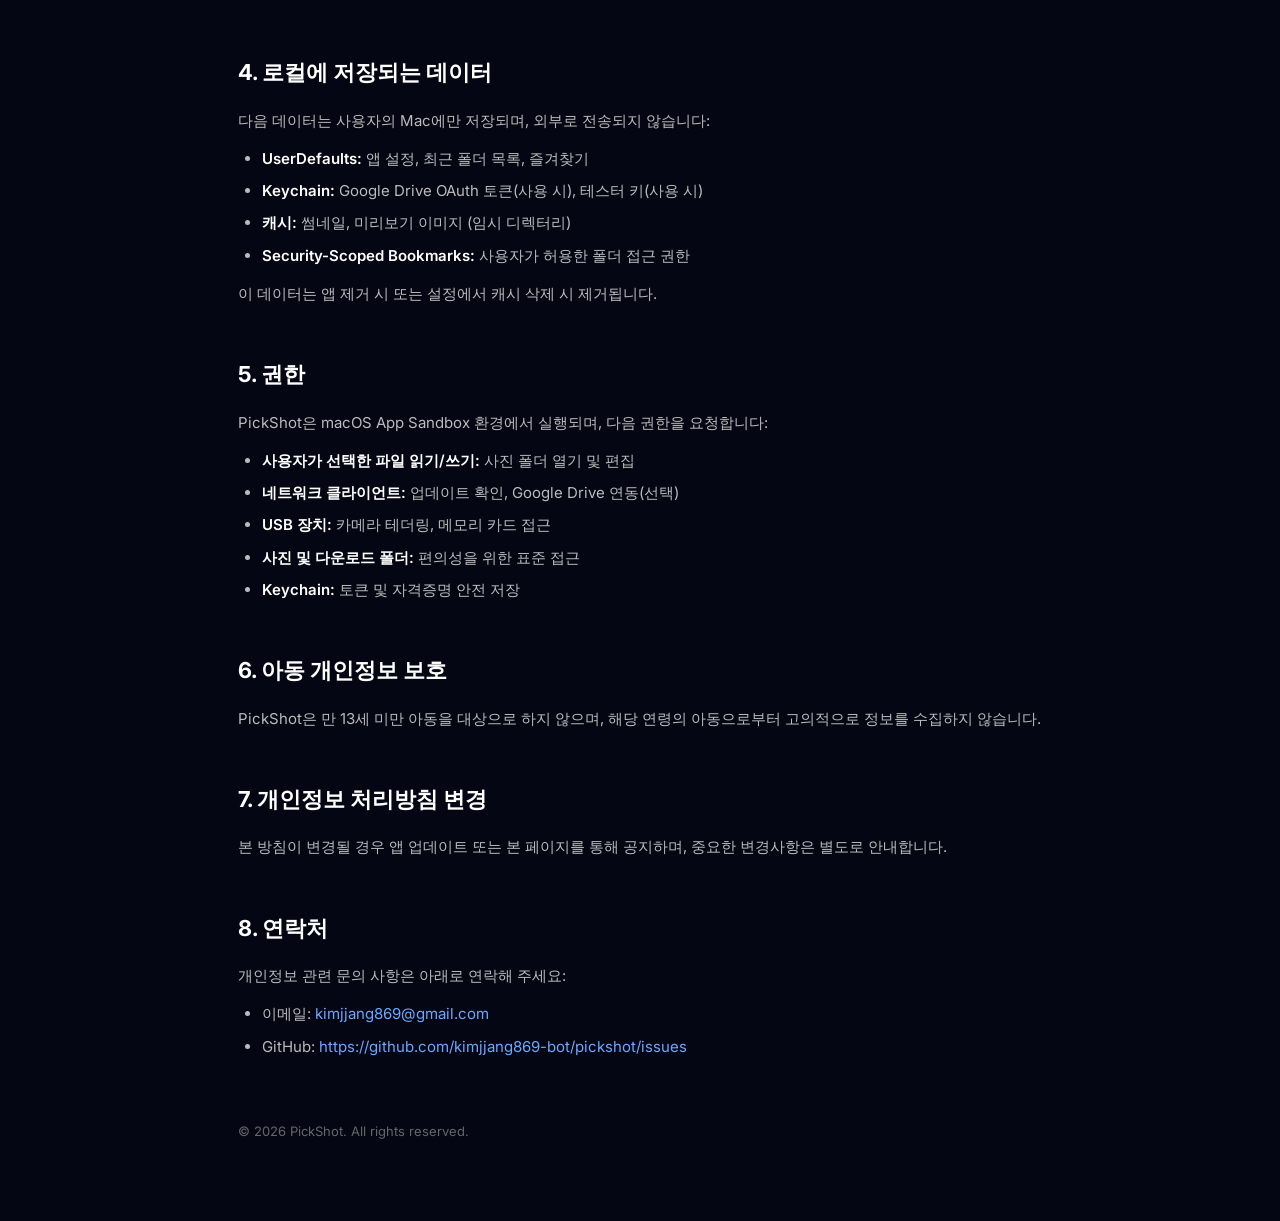
<file: privacy.html>
<!DOCTYPE html>
<html lang="ko">
<head>
<meta charset="UTF-8">
<meta name="viewport" content="width=device-width, initial-scale=1.0">
<meta name="description" content="PickShot 개인정보 처리방침">
<meta name="theme-color" content="#0a0a0a">
<title>개인정보 처리방침 — PickShot</title>
<link rel="stylesheet" href="style.css">
<link rel="preconnect" href="https://fonts.googleapis.com">
<link rel="preconnect" href="https://fonts.gstatic.com" crossorigin>
<link href="https://fonts.googleapis.com/css2?family=Inter:wght@400;500;600;700;800;900&family=Pretendard:wght@400;500;600;700;800;900&display=swap" rel="stylesheet">
<style>
.legal-wrap { max-width: 860px; margin: 0 auto; padding: 120px 28px 80px; color: #e8e8e8; line-height: 1.75; }
.legal-wrap h1 { font-size: 42px; font-weight: 800; margin-bottom: 8px; }
.legal-wrap .updated { color: #888; margin-bottom: 48px; font-size: 14px; }
.legal-wrap h2 { font-size: 22px; font-weight: 700; margin-top: 48px; margin-bottom: 16px; color: #fff; }
.legal-wrap h3 { font-size: 17px; font-weight: 600; margin-top: 24px; margin-bottom: 8px; color: #ddd; }
.legal-wrap p, .legal-wrap li { color: #bbb; font-size: 15px; }
.legal-wrap ul { padding-left: 24px; margin: 12px 0; }
.legal-wrap li { margin-bottom: 6px; }
.legal-wrap strong { color: #fff; font-weight: 600; }
.legal-wrap a { color: #6aa9ff; text-decoration: none; }
.legal-wrap a:hover { text-decoration: underline; }
.legal-wrap .highlight { background: rgba(106,169,255,0.1); border-left: 3px solid #6aa9ff; padding: 16px 20px; margin: 24px 0; border-radius: 6px; }
.legal-wrap .highlight strong { color: #6aa9ff; }
</style>
</head>
<body>

<nav class="nav">
  <div class="nav-inner">
    <a href="index.html" class="logo">
      <span class="logo-mark">◆</span>
      <span class="logo-text">PickShot</span>
    </a>
    <div class="nav-links">
      <a href="index.html#features">기능</a>
      <a href="index.html#speed">속도</a>
      <a href="index.html#ai">AI</a>
      <a href="index.html#pricing">가격</a>
      <a href="https://github.com/kimjjang869-bot/pickshot" target="_blank">GitHub</a>
    </div>
    <a href="index.html#download" class="nav-cta">다운로드</a>
  </div>
</nav>

<main class="legal-wrap">
  <h1>개인정보 처리방침</h1>
  <p class="updated">최종 업데이트: 2026년 4월 16일</p>

  <div class="highlight">
    <strong>요약:</strong> PickShot은 사진 선별을 위한 macOS 네이티브 앱입니다. 사용자의 사진과 데이터는 <strong>모두 본인 기기 안에서만 처리</strong>되며, 저희 서버로 전송되거나 수집되지 않습니다.
  </div>

  <h2>1. 개요</h2>
  <p>PickShot("저희", "앱")은 사용자의 개인정보를 중요하게 생각합니다. 본 개인정보 처리방침은 PickShot macOS 앱이 어떤 정보를 수집하고 사용하는지 설명합니다.</p>

  <h2>2. 저희가 수집하지 않는 정보</h2>
  <p>PickShot은 다음 정보를 <strong>수집하지 않습니다</strong>:</p>
  <ul>
    <li>사용자의 사진, 이미지, RAW 파일</li>
    <li>파일 이름, 폴더 경로, 메타데이터(EXIF)</li>
    <li>얼굴 인식 데이터, 장면 분류 결과</li>
    <li>레이팅, 컬러 라벨, 선별 선택</li>
    <li>사용 통계, 분석 데이터, 크래시 리포트</li>
    <li>IP 주소, 기기 식별자, 위치 정보</li>
    <li>개인 식별 정보(이름, 이메일, 전화번호 등)</li>
  </ul>
  <p>모든 분석(품질 분석, 얼굴 감지, 장면 분류)은 <strong>사용자의 Mac 내부에서</strong> Apple Vision 프레임워크를 사용해 처리됩니다. 인터넷 연결이 필요하지 않으며, 어떤 데이터도 외부로 전송되지 않습니다.</p>

  <h2>3. 선택적 기능과 제3자 서비스</h2>

  <h3>3.1 Google Drive 연동 (선택)</h3>
  <p>"클라이언트 내보내기" 또는 "G셀렉" 기능을 사용하시면 PickShot이 Google Drive API에 접근할 수 있습니다. 이 경우 다음이 적용됩니다:</p>
  <ul>
    <li>사용자가 <strong>직접 선택하고 동의</strong>한 경우에만 작동합니다.</li>
    <li>PickShot은 <code>drive.file</code> 범위만 요청합니다 — <strong>앱이 생성한 파일만</strong> 접근할 수 있으며, 사용자의 다른 Google Drive 파일은 볼 수 없습니다.</li>
    <li>OAuth 토큰은 macOS Keychain에 안전하게 저장되며, 저희 서버로 전송되지 않습니다.</li>
    <li>업로드된 파일은 사용자의 Google Drive에 저장되며, 저희는 이에 접근할 수 없습니다.</li>
    <li>언제든지 "로그아웃" 버튼으로 연동을 해제할 수 있습니다.</li>
  </ul>
  <p>PickShot의 Google 사용자 데이터 사용은 <a href="https://developers.google.com/terms/api-services-user-data-policy" target="_blank">Google API 서비스 사용자 데이터 정책</a>(제한된 사용 요건 포함)을 준수합니다.</p>

  <h3>3.2 업데이트 확인</h3>
  <p>앱 실행 시 최신 버전이 있는지 확인하기 위해 GitHub Releases API(api.github.com)에 익명으로 요청을 보냅니다. 이 요청은 사용자를 식별할 수 있는 정보를 포함하지 않습니다.</p>

  <h3>3.3 App Store 결제</h3>
  <p>구독 및 결제는 Apple의 App Store 및 StoreKit을 통해 처리됩니다. PickShot은 사용자의 결제 정보(신용카드, 은행 정보 등)에 직접 접근하지 않습니다. <a href="https://www.apple.com/legal/privacy/" target="_blank">Apple의 개인정보 처리방침</a>을 참조하세요.</p>

  <h2>4. 로컬에 저장되는 데이터</h2>
  <p>다음 데이터는 사용자의 Mac에만 저장되며, 외부로 전송되지 않습니다:</p>
  <ul>
    <li><strong>UserDefaults:</strong> 앱 설정, 최근 폴더 목록, 즐겨찾기</li>
    <li><strong>Keychain:</strong> Google Drive OAuth 토큰(사용 시), 테스터 키(사용 시)</li>
    <li><strong>캐시:</strong> 썸네일, 미리보기 이미지 (임시 디렉터리)</li>
    <li><strong>Security-Scoped Bookmarks:</strong> 사용자가 허용한 폴더 접근 권한</li>
  </ul>
  <p>이 데이터는 앱 제거 시 또는 설정에서 캐시 삭제 시 제거됩니다.</p>

  <h2>5. 권한</h2>
  <p>PickShot은 macOS App Sandbox 환경에서 실행되며, 다음 권한을 요청합니다:</p>
  <ul>
    <li><strong>사용자가 선택한 파일 읽기/쓰기:</strong> 사진 폴더 열기 및 편집</li>
    <li><strong>네트워크 클라이언트:</strong> 업데이트 확인, Google Drive 연동(선택)</li>
    <li><strong>USB 장치:</strong> 카메라 테더링, 메모리 카드 접근</li>
    <li><strong>사진 및 다운로드 폴더:</strong> 편의성을 위한 표준 접근</li>
    <li><strong>Keychain:</strong> 토큰 및 자격증명 안전 저장</li>
  </ul>

  <h2>6. 아동 개인정보 보호</h2>
  <p>PickShot은 만 13세 미만 아동을 대상으로 하지 않으며, 해당 연령의 아동으로부터 고의적으로 정보를 수집하지 않습니다.</p>

  <h2>7. 개인정보 처리방침 변경</h2>
  <p>본 방침이 변경될 경우 앱 업데이트 또는 본 페이지를 통해 공지하며, 중요한 변경사항은 별도로 안내합니다.</p>

  <h2>8. 연락처</h2>
  <p>개인정보 관련 문의 사항은 아래로 연락해 주세요:</p>
  <ul>
    <li>이메일: <a href="mailto:kimjjang869@gmail.com">kimjjang869@gmail.com</a></li>
    <li>GitHub: <a href="https://github.com/kimjjang869-bot/pickshot/issues" target="_blank">https://github.com/kimjjang869-bot/pickshot/issues</a></li>
  </ul>

  <p style="margin-top: 60px; font-size: 13px; color: #666;">
    © 2026 PickShot. All rights reserved.
  </p>
</main>

</body>
</html>
</file>
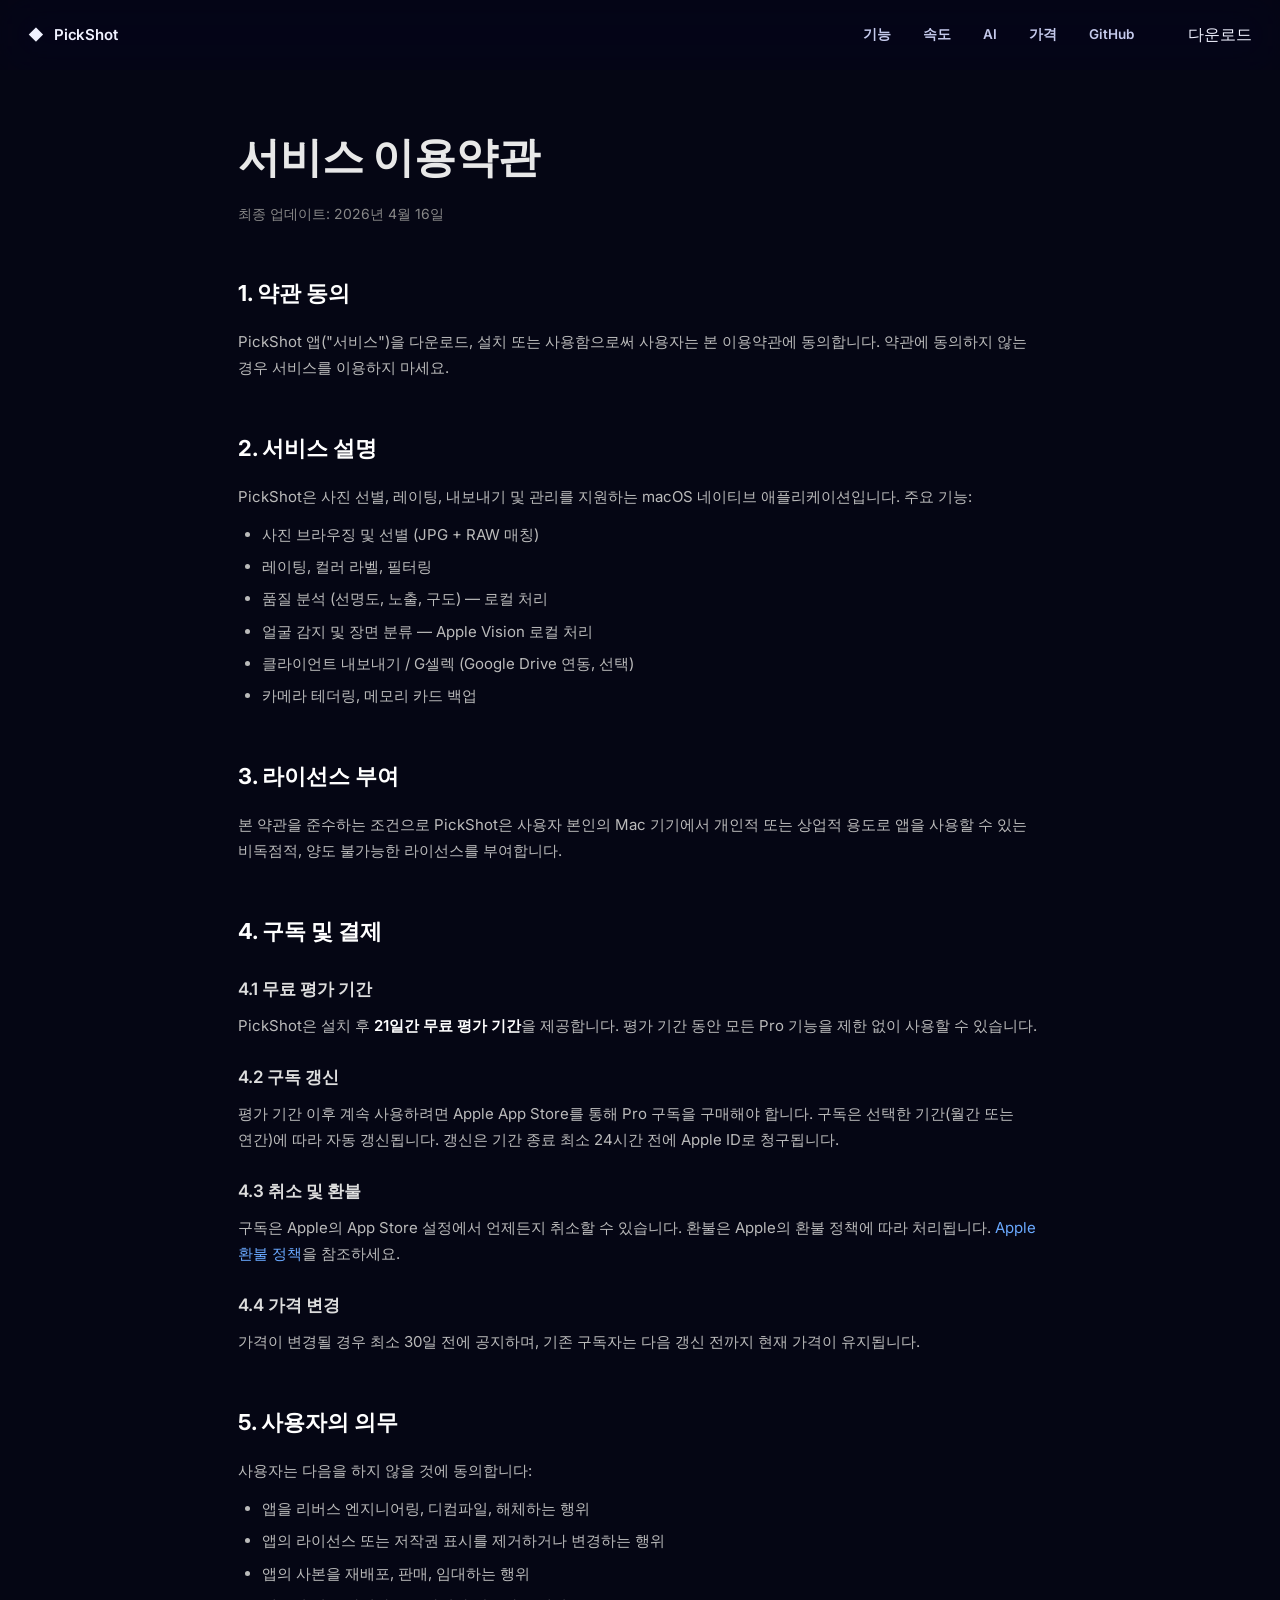
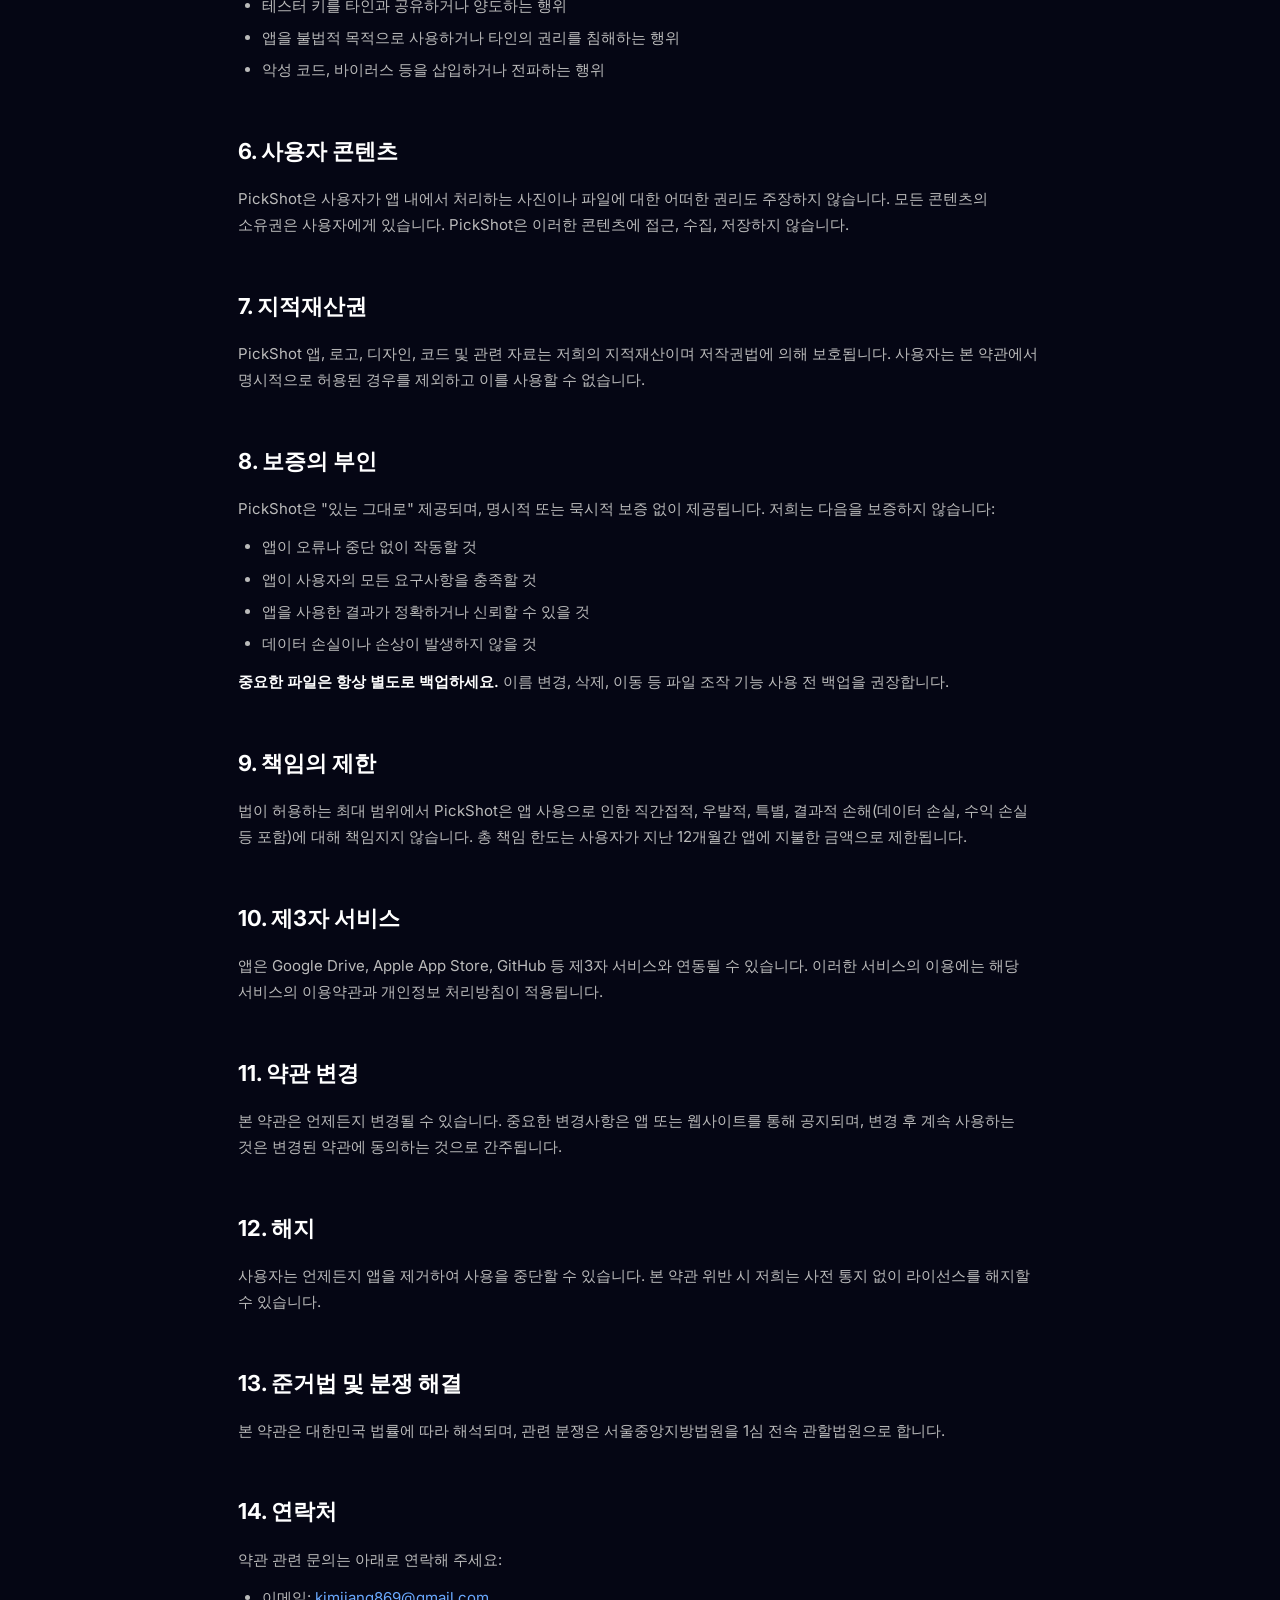
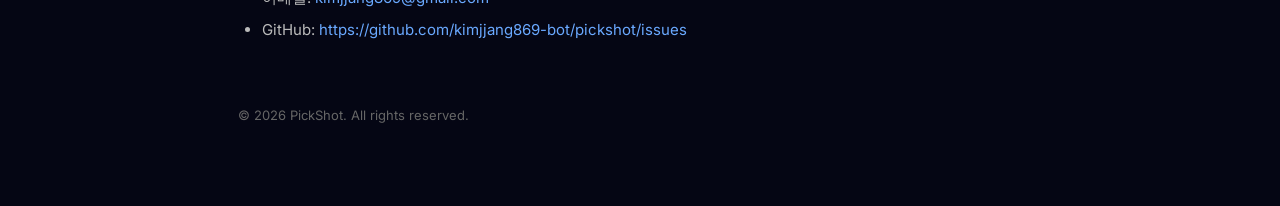
<file: terms.html>
<!DOCTYPE html>
<html lang="ko">
<head>
<meta charset="UTF-8">
<meta name="viewport" content="width=device-width, initial-scale=1.0">
<meta name="description" content="PickShot 서비스 이용약관">
<meta name="theme-color" content="#0a0a0a">
<title>서비스 이용약관 — PickShot</title>
<link rel="stylesheet" href="style.css">
<link rel="preconnect" href="https://fonts.googleapis.com">
<link rel="preconnect" href="https://fonts.gstatic.com" crossorigin>
<link href="https://fonts.googleapis.com/css2?family=Inter:wght@400;500;600;700;800;900&family=Pretendard:wght@400;500;600;700;800;900&display=swap" rel="stylesheet">
<style>
.legal-wrap { max-width: 860px; margin: 0 auto; padding: 120px 28px 80px; color: #e8e8e8; line-height: 1.75; }
.legal-wrap h1 { font-size: 42px; font-weight: 800; margin-bottom: 8px; }
.legal-wrap .updated { color: #888; margin-bottom: 48px; font-size: 14px; }
.legal-wrap h2 { font-size: 22px; font-weight: 700; margin-top: 48px; margin-bottom: 16px; color: #fff; }
.legal-wrap h3 { font-size: 17px; font-weight: 600; margin-top: 24px; margin-bottom: 8px; color: #ddd; }
.legal-wrap p, .legal-wrap li { color: #bbb; font-size: 15px; }
.legal-wrap ul, .legal-wrap ol { padding-left: 24px; margin: 12px 0; }
.legal-wrap li { margin-bottom: 6px; }
.legal-wrap strong { color: #fff; font-weight: 600; }
.legal-wrap a { color: #6aa9ff; text-decoration: none; }
.legal-wrap a:hover { text-decoration: underline; }
</style>
</head>
<body>

<nav class="nav">
  <div class="nav-inner">
    <a href="index.html" class="logo">
      <span class="logo-mark">◆</span>
      <span class="logo-text">PickShot</span>
    </a>
    <div class="nav-links">
      <a href="index.html#features">기능</a>
      <a href="index.html#speed">속도</a>
      <a href="index.html#ai">AI</a>
      <a href="index.html#pricing">가격</a>
      <a href="https://github.com/kimjjang869-bot/pickshot" target="_blank">GitHub</a>
    </div>
    <a href="index.html#download" class="nav-cta">다운로드</a>
  </div>
</nav>

<main class="legal-wrap">
  <h1>서비스 이용약관</h1>
  <p class="updated">최종 업데이트: 2026년 4월 16일</p>

  <h2>1. 약관 동의</h2>
  <p>PickShot 앱("서비스")을 다운로드, 설치 또는 사용함으로써 사용자는 본 이용약관에 동의합니다. 약관에 동의하지 않는 경우 서비스를 이용하지 마세요.</p>

  <h2>2. 서비스 설명</h2>
  <p>PickShot은 사진 선별, 레이팅, 내보내기 및 관리를 지원하는 macOS 네이티브 애플리케이션입니다. 주요 기능:</p>
  <ul>
    <li>사진 브라우징 및 선별 (JPG + RAW 매칭)</li>
    <li>레이팅, 컬러 라벨, 필터링</li>
    <li>품질 분석 (선명도, 노출, 구도) — 로컬 처리</li>
    <li>얼굴 감지 및 장면 분류 — Apple Vision 로컬 처리</li>
    <li>클라이언트 내보내기 / G셀렉 (Google Drive 연동, 선택)</li>
    <li>카메라 테더링, 메모리 카드 백업</li>
  </ul>

  <h2>3. 라이선스 부여</h2>
  <p>본 약관을 준수하는 조건으로 PickShot은 사용자 본인의 Mac 기기에서 개인적 또는 상업적 용도로 앱을 사용할 수 있는 비독점적, 양도 불가능한 라이선스를 부여합니다.</p>

  <h2>4. 구독 및 결제</h2>

  <h3>4.1 무료 평가 기간</h3>
  <p>PickShot은 설치 후 <strong>21일간 무료 평가 기간</strong>을 제공합니다. 평가 기간 동안 모든 Pro 기능을 제한 없이 사용할 수 있습니다.</p>

  <h3>4.2 구독 갱신</h3>
  <p>평가 기간 이후 계속 사용하려면 Apple App Store를 통해 Pro 구독을 구매해야 합니다. 구독은 선택한 기간(월간 또는 연간)에 따라 자동 갱신됩니다. 갱신은 기간 종료 최소 24시간 전에 Apple ID로 청구됩니다.</p>

  <h3>4.3 취소 및 환불</h3>
  <p>구독은 Apple의 App Store 설정에서 언제든지 취소할 수 있습니다. 환불은 Apple의 환불 정책에 따라 처리됩니다. <a href="https://support.apple.com/ko-kr/HT204084" target="_blank">Apple 환불 정책</a>을 참조하세요.</p>

  <h3>4.4 가격 변경</h3>
  <p>가격이 변경될 경우 최소 30일 전에 공지하며, 기존 구독자는 다음 갱신 전까지 현재 가격이 유지됩니다.</p>

  <h2>5. 사용자의 의무</h2>
  <p>사용자는 다음을 하지 않을 것에 동의합니다:</p>
  <ul>
    <li>앱을 리버스 엔지니어링, 디컴파일, 해체하는 행위</li>
    <li>앱의 라이선스 또는 저작권 표시를 제거하거나 변경하는 행위</li>
    <li>앱의 사본을 재배포, 판매, 임대하는 행위</li>
    <li>테스터 키를 타인과 공유하거나 양도하는 행위</li>
    <li>앱을 불법적 목적으로 사용하거나 타인의 권리를 침해하는 행위</li>
    <li>악성 코드, 바이러스 등을 삽입하거나 전파하는 행위</li>
  </ul>

  <h2>6. 사용자 콘텐츠</h2>
  <p>PickShot은 사용자가 앱 내에서 처리하는 사진이나 파일에 대한 어떠한 권리도 주장하지 않습니다. 모든 콘텐츠의 소유권은 사용자에게 있습니다. PickShot은 이러한 콘텐츠에 접근, 수집, 저장하지 않습니다.</p>

  <h2>7. 지적재산권</h2>
  <p>PickShot 앱, 로고, 디자인, 코드 및 관련 자료는 저희의 지적재산이며 저작권법에 의해 보호됩니다. 사용자는 본 약관에서 명시적으로 허용된 경우를 제외하고 이를 사용할 수 없습니다.</p>

  <h2>8. 보증의 부인</h2>
  <p>PickShot은 "있는 그대로" 제공되며, 명시적 또는 묵시적 보증 없이 제공됩니다. 저희는 다음을 보증하지 않습니다:</p>
  <ul>
    <li>앱이 오류나 중단 없이 작동할 것</li>
    <li>앱이 사용자의 모든 요구사항을 충족할 것</li>
    <li>앱을 사용한 결과가 정확하거나 신뢰할 수 있을 것</li>
    <li>데이터 손실이나 손상이 발생하지 않을 것</li>
  </ul>
  <p><strong>중요한 파일은 항상 별도로 백업하세요.</strong> 이름 변경, 삭제, 이동 등 파일 조작 기능 사용 전 백업을 권장합니다.</p>

  <h2>9. 책임의 제한</h2>
  <p>법이 허용하는 최대 범위에서 PickShot은 앱 사용으로 인한 직간접적, 우발적, 특별, 결과적 손해(데이터 손실, 수익 손실 등 포함)에 대해 책임지지 않습니다. 총 책임 한도는 사용자가 지난 12개월간 앱에 지불한 금액으로 제한됩니다.</p>

  <h2>10. 제3자 서비스</h2>
  <p>앱은 Google Drive, Apple App Store, GitHub 등 제3자 서비스와 연동될 수 있습니다. 이러한 서비스의 이용에는 해당 서비스의 이용약관과 개인정보 처리방침이 적용됩니다.</p>

  <h2>11. 약관 변경</h2>
  <p>본 약관은 언제든지 변경될 수 있습니다. 중요한 변경사항은 앱 또는 웹사이트를 통해 공지되며, 변경 후 계속 사용하는 것은 변경된 약관에 동의하는 것으로 간주됩니다.</p>

  <h2>12. 해지</h2>
  <p>사용자는 언제든지 앱을 제거하여 사용을 중단할 수 있습니다. 본 약관 위반 시 저희는 사전 통지 없이 라이선스를 해지할 수 있습니다.</p>

  <h2>13. 준거법 및 분쟁 해결</h2>
  <p>본 약관은 대한민국 법률에 따라 해석되며, 관련 분쟁은 서울중앙지방법원을 1심 전속 관할법원으로 합니다.</p>

  <h2>14. 연락처</h2>
  <p>약관 관련 문의는 아래로 연락해 주세요:</p>
  <ul>
    <li>이메일: <a href="mailto:kimjjang869@gmail.com">kimjjang869@gmail.com</a></li>
    <li>GitHub: <a href="https://github.com/kimjjang869-bot/pickshot/issues" target="_blank">https://github.com/kimjjang869-bot/pickshot/issues</a></li>
  </ul>

  <p style="margin-top: 60px; font-size: 13px; color: #666;">
    © 2026 PickShot. All rights reserved.
  </p>
</main>

</body>
</html>
</file>
<file: style.css>
/* ============================================================
   PickShot v8.8.1 — Galaxy Pro theme
   디자인 원칙: 프로 도구의 신뢰 + 신비로운 깊이 + 이탤릭 최소 사용
============================================================ */

*, *::before, *::after { box-sizing: border-box; margin: 0; padding: 0; }
html { scroll-behavior: smooth; -webkit-text-size-adjust: 100%; background: #050614; }
body {
  font-family: 'Inter', -apple-system, BlinkMacSystemFont, 'Pretendard', 'Apple SD Gothic Neo', sans-serif;
  color: var(--ink); background: transparent;
  line-height: 1.55;
  -webkit-font-smoothing: antialiased;
  -moz-osx-font-smoothing: grayscale;
  overflow-x: hidden;
  /* 한글은 어절(띄어쓰기) 단위로만 줄바꿈. "환영입니/다" 같은 음절 단절 방지 */
  word-break: keep-all;
  overflow-wrap: break-word;
}

/* 긴 영문/숫자 혼합 라인 (URL, 파일명, 벤치 라벨 등)은 필요 시 브레이크 */
code, kbd, .mono, [class*="mono"] { word-break: normal; overflow-wrap: anywhere; }
a { color: inherit; text-decoration: none; }
button { font: inherit; cursor: pointer; border: 0; background: transparent; color: inherit; }
img { display: block; max-width: 100%; height: auto; }

/* --- Design tokens --- */
:root {
  --bg: #050614;
  --bg-2: #0A0C1F;
  --bg-3: #121433;
  --bg-card: rgba(22, 24, 54, 0.6);
  --bg-card-hover: rgba(32, 36, 72, 0.85);

  --ink: #F0F2FF;
  --ink-2: #C5CAEC;
  --ink-3: #8E95C4;     /* AA (7:1 on bg) */
  --ink-4: #6B72A0;     /* AAA 경계 */

  --accent: #7C5CFF;
  --accent-2: #5EEAD4;
  --accent-3: #FF7AB6;
  --accent-g: #B084FF;

  --line: rgba(132, 140, 200, 0.14);
  --line-2: rgba(132, 140, 200, 0.28);
  --glow: 0 0 60px rgba(124, 92, 255, 0.35);
  --glow-strong: 0 0 80px rgba(124, 92, 255, 0.55);

  --radius-sm: 8px;
  --radius: 14px;
  --radius-lg: 20px;
  --radius-xl: 28px;

  --display: 'Space Grotesk', 'Inter', sans-serif;
  --mono: 'JetBrains Mono', ui-monospace, 'SF Mono', monospace;

  --ease-out: cubic-bezier(0.22, 1, 0.36, 1);
  --ease-smooth: cubic-bezier(0.4, 0, 0.2, 1);
}

/* ============================================================
   TYPOGRAPHY — 이탤릭은 강조 3-4개만
============================================================ */
.italic {
  font-family: var(--display); font-style: italic; font-weight: 400;
  background: linear-gradient(135deg, var(--accent-g), var(--accent-2));
  -webkit-background-clip: text; background-clip: text; -webkit-text-fill-color: transparent;
  /* v9.0.2: CJK 이탤릭 합성(skew) 시 오른쪽 글리프가 배경 박스 밖으로 삐져나가
     background-clip: text 때문에 끝 글자가 잘리는 현상 방지.
     skew 각도가 크기 때문에 padding 더 많이 — "법" 등 받침 있는 글자 클리핑 방지. */
  display: inline-block;
  padding: 0 0.32em 0.06em 0.04em;  /* right 더 큼 — italic 끝 글자 받침 보호 */
  margin-right: -0.18em;             /* 시각적 간격은 정상 유지 */
  box-decoration-break: clone;
  -webkit-box-decoration-break: clone;
  overflow: visible;
}
em { font-style: normal; color: var(--ink); font-weight: 600; }
strong { color: var(--ink); font-weight: 600; }

/* ============================================================
   BUTTON SYSTEM (primary / secondary / ghost × sm / default / lg / xl)
============================================================ */
.btn {
  position: relative; overflow: hidden;
  display: inline-flex; align-items: center; justify-content: center; gap: 8px;
  padding: 12px 22px;
  font-size: 14px; font-weight: 600; letter-spacing: -0.01em;
  border-radius: var(--radius);
  transition: transform .25s var(--ease-out), box-shadow .25s var(--ease-out),
              background .25s, border-color .25s;
  white-space: nowrap;
  cursor: pointer;
  color: var(--ink);
}
.btn:hover { transform: translateY(-1px); }
.btn svg { flex-shrink: 0; }

/* Primary — gradient fill (main CTA) */
.btn-primary {
  background: linear-gradient(135deg, var(--accent) 0%, var(--accent-g) 50%, var(--accent-2) 100%);
  color: #fff;
  box-shadow: 0 8px 24px -8px rgba(124,92,255,0.6);
}
.btn-primary:hover {
  box-shadow: 0 14px 40px -8px rgba(124,92,255,0.9), 0 0 40px rgba(94,234,212,0.3);
}
.btn-primary::before {
  content: ''; position: absolute; inset: 0;
  background: radial-gradient(circle at var(--mx, 50%) var(--my, 50%), rgba(255,255,255,0.3), transparent 50%);
  opacity: 0; transition: opacity .3s;
}
.btn-primary:hover::before { opacity: 1; }

/* Secondary — outlined */
.btn-secondary {
  background: rgba(22, 24, 54, 0.6);
  border: 1px solid var(--line-2);
  backdrop-filter: blur(10px);
}
.btn-secondary:hover { border-color: var(--accent); background: var(--bg-card-hover); }

/* Ghost — link style */
.btn-ghost {
  color: var(--ink-2);
  padding: 8px 4px;
}
.btn-ghost:hover { color: var(--accent-2); transform: translateY(0); }
.btn-ghost:hover svg { transform: translateY(2px); }
.btn-ghost svg { transition: transform .2s; }

/* Sizes */
.btn-sm { padding: 9px 16px; font-size: 13px; }
.btn-lg { padding: 16px 30px; font-size: 15px; }
.btn-xl { padding: 19px 38px; font-size: 16px; border-radius: var(--radius); }
.btn-block { display: flex; width: 100%; }

/* ============================================================
   GALAXY BACKGROUND
============================================================ */
.starfield {
  position: fixed; inset: 0; z-index: -2; pointer-events: none;
  background: radial-gradient(ellipse at 50% 0%, #141740 0%, #050614 45%);
}
.starfield canvas { width: 100%; height: 100%; }
.aurora {
  position: fixed; inset: 0; z-index: -1; pointer-events: none;
  overflow: hidden; opacity: 0.4;
}
.aurora-blob {
  position: absolute; width: 700px; height: 700px; border-radius: 50%;
  filter: blur(90px); opacity: 0.55;
  animation: aurora-drift 28s ease-in-out infinite;
}
.aurora-blob.b1 { top: -10%; left: -10%; background: radial-gradient(circle, #7C5CFF, transparent 60%); }
.aurora-blob.b2 { top: 30%; right: -15%; background: radial-gradient(circle, #5EEAD4, transparent 60%); animation-delay: -9s; animation-duration: 34s; }
.aurora-blob.b3 { bottom: -15%; left: 30%; background: radial-gradient(circle, #FF7AB6, transparent 60%); animation-delay: -18s; animation-duration: 42s; }
@keyframes aurora-drift {
  0%, 100% { transform: translate(0, 0) scale(1); }
  33%      { transform: translate(180px, -120px) scale(1.1); }
  66%      { transform: translate(-140px, 160px) scale(0.95); }
}

/* ============================================================
   NAV
============================================================ */
.nav {
  position: fixed; top: 0; left: 0; right: 0; z-index: 100;
  background: rgba(5, 6, 20, 0.6);
  backdrop-filter: saturate(180%) blur(24px);
  -webkit-backdrop-filter: saturate(180%) blur(24px);
  border-bottom: 1px solid transparent;
  transition: border-color .3s;
}
.nav.scrolled { border-bottom-color: var(--line); }
.nav-inner {
  max-width: 1280px; margin: 0 auto;
  padding: 14px 28px;
  display: flex; align-items: center; gap: 32px;
}
.logo {
  display: inline-flex; align-items: center; gap: 10px;
  font-weight: 600; font-size: 15px; letter-spacing: -0.01em;
  color: var(--ink);
}
.logo-orb {
  width: 14px; height: 14px; border-radius: 50%;
  background: radial-gradient(circle at 30% 30%, #B084FF, #5CC2FF 50%, #2E1F66 100%);
  box-shadow: 0 0 16px rgba(124, 92, 255, 0.6), 0 0 32px rgba(94, 234, 212, 0.2);
  animation: orb-pulse 3.5s ease-in-out infinite;
}
@keyframes orb-pulse {
  0%, 100% { transform: scale(1); box-shadow: 0 0 16px rgba(124, 92, 255, 0.6), 0 0 32px rgba(94, 234, 212, 0.2); }
  50%      { transform: scale(1.12); box-shadow: 0 0 24px rgba(124, 92, 255, 0.9), 0 0 48px rgba(94, 234, 212, 0.35); }
}
.logo-ver {
  margin-left: 4px; padding: 3px 7px;
  font-size: 10px; font-weight: 500; letter-spacing: 0.02em;
  color: var(--ink-2);
  background: rgba(124, 92, 255, 0.14);
  border: 1px solid var(--line);
  border-radius: 4px;
  font-family: var(--mono);
}
.nav-links {
  display: flex; align-items: center; gap: 4px;
  margin-left: auto; margin-right: 8px;
}
.nav-links a {
  font-size: 13.5px; font-weight: 600; color: var(--ink-2);
  padding: 10px 14px;
  border-radius: 8px;
  transition: color .2s, background .2s;
}
.nav-links a:hover { color: var(--accent-2); background: rgba(94,234,212,0.06); }
@media (max-width: 900px) {
  .nav-links { display: none; }
  .nav-inner { gap: 16px; }
}

/* ============================================================
   HERO
============================================================ */
.hero {
  padding: 140px 28px 100px;
  position: relative;
  text-align: center;
  min-height: 100vh;
}
.hero-inner { position: relative; max-width: 1280px; margin: 0 auto; }

/* Killer big number backdrop */
.hero-big-num {
  position: absolute; top: -40px; left: 50%;
  transform: translateX(-50%);
  font-family: var(--display); font-style: italic; font-weight: 500;
  font-size: clamp(180px, 26vw, 400px); line-height: 0.9;
  letter-spacing: -0.08em;
  background: linear-gradient(180deg, rgba(124,92,255,0.18) 0%, rgba(94,234,212,0.04) 100%);
  -webkit-background-clip: text; background-clip: text; -webkit-text-fill-color: transparent;
  z-index: 0; pointer-events: none;
  user-select: none;
  animation: big-num-fade 1.4s var(--ease-out) both;
}
.hero-big-unit {
  font-size: 0.45em; font-style: normal; font-weight: 400;
  margin-left: 0.05em;
}
@keyframes big-num-fade {
  from { opacity: 0; transform: translateX(-50%) translateY(20px); }
  to   { opacity: 1; transform: translateX(-50%) translateY(0); }
}

.hero-inner > *:not(.hero-big-num) { position: relative; z-index: 1; }

.hero-eyebrow {
  display: inline-flex; align-items: center; gap: 8px;
  padding: 7px 14px;
  font-size: 12px; font-weight: 500;
  color: var(--ink-2);
  background: rgba(22, 24, 54, 0.7);
  border: 1px solid var(--line);
  border-radius: 100px;
  margin-bottom: 32px;
  animation: reveal-up .8s var(--ease-out) .15s both;
  backdrop-filter: blur(10px);
}
.eyebrow-pulse {
  width: 7px; height: 7px; border-radius: 50%;
  background: var(--accent-2);
  animation: pulse-dot 2.2s ease-out infinite;
}
@keyframes pulse-dot {
  0%   { box-shadow: 0 0 0 0 rgba(94, 234, 212, 0.6); }
  70%  { box-shadow: 0 0 0 10px rgba(94, 234, 212, 0); }
  100% { box-shadow: 0 0 0 0 rgba(94, 234, 212, 0); }
}

.hero-title {
  font-family: var(--display);
  font-weight: 500;
  font-size: clamp(42px, 6.5vw, 84px);
  line-height: 1.08;
  letter-spacing: -0.025em;            /* v9.0.2: 한국어 가독성 위해 자간 살짝 완화 */
  margin-bottom: 28px;
  color: var(--ink);
  /* 이탤릭 합성 글리프가 화면 오른쪽으로 삐져나가지 않도록 안전 여백 */
  padding: 0 0.18em 0.08em;
  word-break: keep-all;                 /* 한국어 어절 단위 줄바꿈 */
  overflow-wrap: break-word;
  text-wrap: balance;                   /* v9.0.2: 2줄 시 양쪽 균형 (Safari 17+/Chrome) */
}
.h-line {
  display: block;
  animation: reveal-up .9s var(--ease-out) both;
  padding-right: 0.12em;                /* v9.0.2: italic 마진 반영 — 받침 클리핑 방지 */
  /* v9.0.2: 영어/숫자/한글 어절 사이는 줄바꿈 가능하나 어절 내부는 막음 */
  word-break: keep-all;
}
.h-line:nth-child(1) { animation-delay: .25s; }
.h-line:nth-child(2) { animation-delay: .45s; }
/* v9.0.2: 강조 단어 + 마침표가 떨어지지 않게 묶기 */
.h-keep {
  white-space: nowrap;
  display: inline-block;
}
@keyframes reveal-up {
  from { opacity: 0; transform: translateY(28px); }
  to   { opacity: 1; transform: translateY(0); }
}

.hero-sub {
  max-width: 720px; margin: 0 auto 40px;
  font-size: 18px; color: var(--ink-2);
  line-height: 1.7;
  letter-spacing: -0.005em;
  word-break: keep-all;
  text-wrap: pretty;                  /* 마지막 줄 외톨이 단어 방지 (Chrome 117+) */
  animation: reveal-up .9s var(--ease-out) .65s both;
}
/* v9.0.2: 어절 단위 자연스러운 줄바꿈 — 줄 사이 공백 한 칸 */
.hs-line {
  display: inline;
}
.hs-line + .hs-line::before {
  content: " ";
}

.hero-cta {
  display: flex; gap: 20px; justify-content: center; align-items: center;
  flex-wrap: wrap; margin-bottom: 72px;
  animation: reveal-up .9s var(--ease-out) .85s both;
}

/* ============================================================
   HERO APP MOCKUP (synthetic)
============================================================ */
.hero-app {
  max-width: 1180px; margin: 0 auto;
  animation: reveal-up 1.2s var(--ease-out) 1s both;
}
.app-frame {
  background: rgba(10, 12, 31, 0.85);
  border: 1px solid var(--line);
  border-radius: var(--radius-xl);
  box-shadow:
    0 40px 120px -30px rgba(0,0,0,0.7),
    0 0 100px rgba(124, 92, 255, 0.22),
    0 1px 0 rgba(255,255,255,0.06) inset;
  backdrop-filter: blur(20px);
  overflow: hidden;
  text-align: left;
}
.app-chrome {
  display: flex; align-items: center; gap: 8px;
  padding: 14px 20px;
  border-bottom: 1px solid var(--line);
  background: rgba(255,255,255,0.015);
}
.app-chrome .dot { width: 12px; height: 12px; border-radius: 50%; }
.app-chrome .dot.r { background: #ff5f57; }
.app-chrome .dot.y { background: #febc2e; }
.app-chrome .dot.g { background: #28c840; }
.app-title {
  margin-left: 14px; font-family: var(--mono); font-size: 12px;
  color: var(--ink-3); flex: 1;
}
.app-title #app-folder { color: var(--ink); opacity: 0.9; }
.app-title #app-count { color: var(--accent-2); font-weight: 500; }
.app-timer {
  margin-left: 12px;
  padding: 3px 10px;
  background: rgba(94, 234, 212, 0.12);
  border: 1px solid rgba(94, 234, 212, 0.3);
  border-radius: 6px;
  color: var(--accent-2); font-weight: 500;
}

.app-body {
  display: grid;
  grid-template-columns: 200px 1fr 280px;
  min-height: 420px;
}
@media (max-width: 900px) {
  .app-body { grid-template-columns: 160px 1fr; }
  .app-preview { display: none; }
}
@media (max-width: 640px) {
  .app-body { grid-template-columns: 1fr; }
  .app-side { display: none; }
}

.app-side {
  padding: 16px 12px;
  border-right: 1px solid var(--line);
  background: rgba(5, 6, 20, 0.4);
}
.side-section {
  font-family: var(--mono); font-size: 10px;
  letter-spacing: 0.1em; text-transform: uppercase;
  color: var(--ink-4);
  padding: 10px 10px 6px;
}
.side-item {
  display: flex; align-items: center; gap: 8px;
  padding: 7px 10px;
  font-size: 12px;
  color: var(--ink-2);
  border-radius: 6px;
  cursor: default;
}
.side-item::before {
  content: ''; width: 10px; height: 10px; border-radius: 2px;
  background: var(--accent); opacity: 0.45;
  flex-shrink: 0;
}
.side-item.active {
  background: rgba(124, 92, 255, 0.18);
  color: var(--ink);
}
.side-item.active::before { opacity: 1; box-shadow: 0 0 6px var(--accent); }

.app-grid {
  display: grid;
  grid-template-columns: repeat(8, 1fr);
  gap: 3px;
  padding: 16px;
  max-height: 420px;
  overflow: hidden;
}
.app-cell {
  aspect-ratio: 3/2; border-radius: 3px;
  position: relative; overflow: hidden;
  transition: transform .3s var(--ease-out);
}
.app-cell.selected {
  outline: 2px solid var(--accent-2);
  outline-offset: 1px;
  box-shadow: 0 0 16px rgba(94, 234, 212, 0.6);
}
.app-cell.picked::after {
  content: 'G'; position: absolute; top: 3px; right: 3px;
  width: 14px; height: 14px;
  display: flex; align-items: center; justify-content: center;
  background: var(--accent-g); color: #fff;
  font-family: var(--display); font-style: italic; font-weight: 700; font-size: 9px;
  border-radius: 3px;
  box-shadow: 0 0 6px rgba(176,132,255,0.8);
}
.app-cell.stars-5::before {
  content: '★★★★★'; position: absolute; bottom: 2px; left: 3px;
  color: #FFD966; font-size: 7px; letter-spacing: -0.8px;
  text-shadow: 0 1px 2px rgba(0,0,0,0.8);
}
.app-cell.stars-4::before {
  content: '★★★★'; position: absolute; bottom: 2px; left: 3px;
  color: #FFD966; font-size: 7px; letter-spacing: -0.8px;
}
.app-cell.stars-3::before {
  content: '★★★'; position: absolute; bottom: 2px; left: 3px;
  color: #FFD966; font-size: 7px; letter-spacing: -0.8px;
}

.app-preview {
  padding: 16px;
  border-left: 1px solid var(--line);
  display: flex; flex-direction: column; gap: 10px;
}
.preview-img {
  aspect-ratio: 3/2; border-radius: 6px;
  background:
    radial-gradient(ellipse at 30% 30%, rgba(255,210,180,0.5), transparent 50%),
    radial-gradient(ellipse at 65% 65%, rgba(124,92,255,0.4), transparent 50%),
    linear-gradient(135deg, #2a1e4a, #4a2e6a 50%, #7c5cff);
  position: relative; overflow: hidden;
}
.preview-img::after {
  content: ''; position: absolute; inset: 0;
  background: linear-gradient(transparent 60%, rgba(0,0,0,0.4));
}
.preview-meta {
  display: flex; flex-wrap: wrap; gap: 6px 10px;
  font-size: 11px;
  color: var(--ink-3);
  font-family: var(--mono);
}
.preview-meta .stars { color: #FFD966; font-size: 10px; letter-spacing: -0.5px; }
.preview-meta .g-badge {
  padding: 1px 6px;
  background: var(--accent-g); color: #fff;
  font-family: var(--display); font-style: italic; font-weight: 700; font-size: 10px;
  border-radius: 3px;
}
.preview-meta .meta-name { color: var(--ink-2); font-weight: 500; width: 100%; }
.preview-meta .meta-res { color: var(--ink-4); }

.app-status {
  display: flex; gap: 20px; align-items: center;
  padding: 10px 20px;
  border-top: 1px solid var(--line);
  background: rgba(5, 6, 20, 0.5);
  font-family: var(--mono); font-size: 11px;
  color: var(--ink-3);
  flex-wrap: wrap;
}
.status-item { display: inline-flex; align-items: center; gap: 6px; }
.status-dot {
  width: 7px; height: 7px; border-radius: 50%;
  background: var(--accent-2);
  animation: pulse-dot 2s infinite;
}
.status-dot.green { background: #28c840; box-shadow: 0 0 6px rgba(40, 200, 64, 0.6); }

/* ============================================================
   SECTION base
============================================================ */
.section { padding: 140px 28px; position: relative; }
.section-inner { max-width: 1180px; margin: 0 auto; position: relative; }
.section-head { margin-bottom: 72px; max-width: 760px; }
.section-head.center { margin-left: auto; margin-right: auto; text-align: center; }
.kicker {
  display: inline-block;
  font-family: var(--mono); font-size: 11px; font-weight: 500;
  letter-spacing: 0.14em; text-transform: uppercase;
  color: var(--accent-2);
  padding: 5px 12px;
  background: rgba(94, 234, 212, 0.08);
  border: 1px solid rgba(94, 234, 212, 0.2);
  border-radius: 100px;
  margin-bottom: 20px;
}
.section-title {
  font-family: var(--display); font-weight: 500;
  font-size: clamp(34px, 4.6vw, 58px); line-height: 1.08;
  letter-spacing: -0.028em;
  color: var(--ink);
  /* 한글 어절 단위 줄바꿈 + 이탤릭 오버행 안전 패딩 */
  word-break: keep-all;
  overflow-wrap: break-word;
  padding: 0 0.08em;
}
.section-sub {
  font-size: 16px; color: var(--ink-2); margin-top: 18px;
  line-height: 1.7; max-width: 620px;
}
.section-sub.center { margin-left: auto; margin-right: auto; text-align: center; }

[data-reveal] {
  opacity: 0; transform: translateY(32px);
  transition: opacity .9s var(--ease-out), transform .9s var(--ease-out);
}
[data-reveal].in { opacity: 1; transform: translateY(0); }

/* ============================================================
   G-SELECT
============================================================ */
.section-gselect { background: rgba(10,12,31,0.4); }

/* v9.1.4 mini variant — 클라이언트 뷰어 보조 sub-feature */
.section-gselect-mini {
  background: rgba(10,12,31,0.35);
  padding: 60px 0;
}
.gs-mini {
  display: flex; align-items: center; gap: 32px;
  max-width: 920px; margin: 0 auto;
  padding: 28px 32px;
  background: linear-gradient(135deg, rgba(168,130,255,0.05), rgba(96,168,255,0.03));
  border: 1px solid rgba(168,130,255,0.15);
  border-radius: 18px;
}
@media (max-width: 720px) {
  .gs-mini { flex-direction: column; text-align: center; gap: 20px; padding: 24px; }
}
.gs-mini-icon {
  flex-shrink: 0;
  width: 64px; height: 64px;
  display: flex; align-items: center; justify-content: center;
  background: linear-gradient(135deg, var(--accent), var(--accent-2));
  border-radius: 16px;
  box-shadow: 0 8px 24px rgba(168,130,255,0.25);
}
.gs-mini-g {
  font-family: var(--font-display, inherit);
  font-size: 28px; font-weight: 800; color: #fff;
  letter-spacing: -0.5px;
}
.gs-mini-body { flex: 1; }
.gs-mini-title {
  margin: 6px 0 10px;
  font-size: 22px; font-weight: 700; color: var(--ink-1);
  line-height: 1.4;
}
.gs-mini-title .italic {
  font-style: italic;
  background: linear-gradient(90deg, var(--accent), var(--accent-2));
  -webkit-background-clip: text;
  background-clip: text;
  color: transparent;
}
.gs-mini-desc {
  font-size: 14px; color: var(--ink-2); line-height: 1.65;
  margin: 0;
}
.gs-mini-desc kbd {
  display: inline-block; padding: 1px 6px; margin: 0 2px;
  font-family: ui-monospace, SFMono-Regular, monospace;
  font-size: 12px;
  background: rgba(255,255,255,0.08);
  border: 1px solid rgba(255,255,255,0.15);
  border-radius: 4px;
}
.gs-grid {
  display: grid; grid-template-columns: 1fr 1fr; gap: 64px;
  align-items: center;
}
@media (max-width: 860px) { .gs-grid { grid-template-columns: 1fr; gap: 48px; } }
.gs-steps { margin-top: 32px; display: grid; gap: 12px; }
.gs-step {
  display: grid; grid-template-columns: 44px 1fr;
  gap: 16px; align-items: center;
  padding: 18px 22px;
  background: var(--bg-card);
  border: 1px solid var(--line);
  border-radius: var(--radius);
  transition: border-color .3s, transform .3s var(--ease-out);
}
.gs-step:hover { border-color: var(--accent); transform: translateX(4px); }
.gs-step-num {
  width: 44px; height: 44px;
  display: flex; align-items: center; justify-content: center;
  font-family: var(--display); font-weight: 700; font-size: 20px;
  color: var(--accent-g);
  background: rgba(124,92,255,0.15);
  border: 1px solid rgba(124,92,255,0.3);
  border-radius: 10px;
}
.gs-step-title { font-size: 15px; font-weight: 600; color: var(--ink); }
.gs-step-title kbd {
  font-family: var(--mono); font-size: 11px;
  padding: 2px 7px;
  background: rgba(94, 234, 212, 0.1);
  border: 1px solid rgba(94, 234, 212, 0.3);
  border-radius: 4px;
  margin: 0 2px;
  color: var(--accent-2);
}
.gs-step-desc { font-size: 13px; color: var(--ink-3); margin-top: 4px; }

.gs-mock {
  background: rgba(10,12,31,0.85);
  border: 1px solid var(--line);
  border-radius: var(--radius-lg);
  padding: 16px;
  backdrop-filter: blur(12px);
  box-shadow: 0 30px 80px -20px rgba(0,0,0,0.5), 0 0 40px rgba(124,92,255,0.15);
}
.gs-mock-head {
  display: flex; align-items: center; gap: 6px;
  padding: 6px 8px 14px;
  font-family: var(--mono); font-size: 11px; color: var(--ink-3);
}
.gs-mock-head .dot { width: 10px; height: 10px; border-radius: 50%; }
.gs-mock-head .dot.r { background: #ff5f57; }
.gs-mock-head .dot.y { background: #febc2e; }
.gs-mock-head .dot.g { background: #28c840; }
.gs-mock-head span:last-child { margin-left: 12px; }
.gs-tiles {
  display: grid; grid-template-columns: repeat(3, 1fr); gap: 10px;
}
.gs-tile {
  position: relative;
  aspect-ratio: 3/2;
  border-radius: 8px; overflow: hidden;
  border: 2px solid transparent;
  transition: all .3s;
}
.gs-tile.picked {
  border-color: var(--accent-g);
  box-shadow: 0 0 20px rgba(176,132,255,0.5);
}
.gs-ph { position: absolute; inset: 0; }
.g-ph-1 { background: radial-gradient(ellipse at 30% 20%, #ffb8a0, transparent 60%), linear-gradient(135deg, #4a2e6a, #7c5cff); }
.g-ph-2 { background: radial-gradient(ellipse at 70% 30%, #ffd080, transparent 50%), linear-gradient(135deg, #2e4a8a, #5EEAD4); }
.g-ph-3 { background: radial-gradient(ellipse at 50% 60%, #b084ff, transparent 50%), linear-gradient(135deg, #1e2a5a, #4a3a80); }
.g-ph-4 { background: radial-gradient(ellipse at 30% 50%, #ff7ab6, transparent 55%), linear-gradient(135deg, #3a1e4a, #7c5cff); }
.g-ph-5 { background: radial-gradient(ellipse at 60% 40%, #80d8ff, transparent 50%), linear-gradient(135deg, #1a1a3a, #2a2a5a); }
.g-ph-6 { background: radial-gradient(ellipse at 40% 70%, #ffb060, transparent 50%), linear-gradient(135deg, #3a2e1a, #6a4a2e); }
.gs-meta {
  position: absolute; bottom: 0; left: 0; right: 0;
  padding: 6px 8px;
  background: linear-gradient(transparent, rgba(0,0,0,0.8));
  display: flex; justify-content: space-between; align-items: center;
}
.gs-stars { color: #FFD966; font-size: 10px; letter-spacing: -0.5px; }
.gs-g {
  padding: 1px 5px;
  background: var(--accent-g); color: #fff;
  font-family: var(--display); font-style: italic; font-weight: 700; font-size: 10px;
  border-radius: 3px;
  box-shadow: 0 0 10px rgba(176,132,255,0.8);
}
.gs-legend {
  margin-top: 14px; padding-top: 12px;
  border-top: 1px solid var(--line);
  display: flex; gap: 20px; justify-content: center;
  font-size: 11px; color: var(--ink-3);
  font-family: var(--mono);
}
.gs-legend span { display: inline-flex; align-items: center; gap: 6px; }
.dot-s { width: 7px; height: 7px; background: #FFD966; border-radius: 50%; }
.dot-g { width: 7px; height: 7px; background: var(--accent-g); border-radius: 50%; }

/* ============================================================
   SPEED
============================================================ */
.section-speed { background: rgba(10,12,31,0.3); }
.speed-bench {
  background: rgba(10,12,31,0.75);
  border: 1px solid var(--line);
  padding: 40px 44px;
  border-radius: var(--radius-xl);
  backdrop-filter: blur(16px);
  margin-bottom: 48px;
  box-shadow: 0 30px 80px -30px rgba(0,0,0,0.6);
}
.bench-row {
  display: grid; grid-template-columns: 240px 1fr 80px;
  align-items: center; gap: 20px;
  padding: 16px 0;
  border-top: 1px solid var(--line);
  font-size: 14px;
}
.bench-row:first-of-type { border-top: 0; }
.bench-app { font-weight: 500; color: var(--ink-2); }
.bench-row:first-of-type .bench-app { color: var(--ink); font-weight: 700; }
.bench-row:first-of-type .bench-app::before { content: '★ '; color: var(--accent-2); }
.bench-bar {
  height: 8px; background: rgba(255,255,255,0.05);
  border-radius: 100px; overflow: hidden;
}
.bench-fill {
  height: 100%; width: var(--w);
  transform-origin: left; transform: scaleX(0);
  border-radius: 100px;
}
.speed-bench.in .bench-fill { animation: bench-grow 1.3s var(--ease-out) forwards; }
@keyframes bench-grow { to { transform: scaleX(1); } }
.bench-fill.us { background: linear-gradient(90deg, var(--accent), var(--accent-2)); box-shadow: 0 0 12px rgba(124,92,255,0.6); }
.bench-fill.them { background: rgba(255,255,255,0.22); }
.bench-time { font-family: var(--mono); font-size: 14px; text-align: right; color: var(--ink-3); }
.bench-row:first-of-type .bench-time { color: var(--accent-2); font-weight: 600; }
.bench-time strong { color: var(--ink); font-weight: 600; }

.speed-cards {
  display: grid; grid-template-columns: repeat(auto-fit, minmax(220px, 1fr));
  gap: 16px;
  margin-bottom: 72px;
}
.speed-card {
  padding: 34px 28px;
  background: var(--bg-card);
  border: 1px solid var(--line);
  border-radius: var(--radius-lg);
  backdrop-filter: blur(10px);
  transition: transform .4s var(--ease-out), border-color .4s var(--ease-out);
  text-align: center;
}
.speed-card:hover {
  transform: translateY(-4px);
  border-color: var(--accent);
  box-shadow: 0 0 40px -10px rgba(124,92,255,0.35);
}
.speed-num {
  font-family: var(--display); font-weight: 500;
  font-size: clamp(38px, 4.5vw, 48px); line-height: 1;
  letter-spacing: -0.03em;
  background: linear-gradient(135deg, var(--accent-g) 0%, var(--accent-2) 100%);
  -webkit-background-clip: text; background-clip: text; -webkit-text-fill-color: transparent;
  margin-bottom: 10px;
  font-variant-numeric: tabular-nums;
}
.speed-label { font-size: 13px; color: var(--ink-2); font-weight: 500; }

/* Engineering tip box */
.tip-box {
  max-width: 760px; margin: 0 auto;
  padding: 32px 36px;
  background: linear-gradient(135deg, rgba(94,234,212,0.06), rgba(124,92,255,0.06));
  border: 1px solid var(--line-2);
  border-radius: var(--radius-lg);
  backdrop-filter: blur(10px);
}
.tip-label {
  font-family: var(--mono); font-size: 11px;
  letter-spacing: 0.14em; text-transform: uppercase;
  color: var(--accent-2);
  margin-bottom: 14px;
}
.tip-body {
  font-size: 16px; color: var(--ink);
  line-height: 1.6; margin-bottom: 24px;
}
.tip-bench { display: grid; gap: 10px; }
.tip-row {
  display: grid; grid-template-columns: 220px 1fr 60px;
  align-items: center; gap: 14px;
  font-size: 12px; font-family: var(--mono);
  color: var(--ink-2);
}
.tip-bar {
  height: 5px; background: rgba(255,255,255,0.05);
  border-radius: 100px; overflow: hidden;
}
.tip-fill {
  height: 100%; width: var(--w);
  transform-origin: left; transform: scaleX(0);
  border-radius: 100px;
}
.tip-box.in .tip-fill { animation: bench-grow 1s var(--ease-out) forwards; }
.tip-fill.us { background: linear-gradient(90deg, var(--accent-2), var(--accent)); }
.tip-fill.them { background: rgba(255,255,255,0.2); }
.tip-t { color: var(--ink-3); text-align: right; }

/* ============================================================
   FEATURES
============================================================ */
.section-features { background: rgba(10,12,31,0.3); }
.features-grid {
  display: grid; grid-template-columns: repeat(auto-fit, minmax(280px, 1fr));
  gap: 1px;
  background: var(--line);
  border: 1px solid var(--line);
  border-radius: var(--radius-xl);
  overflow: hidden;
  backdrop-filter: blur(8px);
}
.feat {
  background: var(--bg-card);
  padding: 36px 30px;
  display: flex; flex-direction: column;
  transition: background .35s;
  position: relative;
}
.feat:hover { background: var(--bg-card-hover); }
.feat-ico {
  width: 46px; height: 46px;
  display: inline-flex; align-items: center; justify-content: center;
  background: linear-gradient(135deg, rgba(124,92,255,0.2), rgba(94,234,212,0.1));
  border: 1px solid rgba(124,92,255,0.3);
  border-radius: 12px;
  font-size: 20px;
  margin-bottom: 18px;
  box-shadow: 0 0 20px rgba(124,92,255,0.2);
}
.feat-title {
  font-size: 18px; font-weight: 600;
  letter-spacing: -0.015em; color: var(--ink);
  margin-bottom: 10px;
  display: flex; align-items: center; gap: 8px; flex-wrap: wrap;
}
.feat-new, .feat-soon {
  padding: 3px 8px; font-size: 10px; font-weight: 600;
  letter-spacing: 0.04em; border-radius: 4px;
  font-family: var(--mono);
}
.feat-new { background: linear-gradient(135deg, var(--accent), var(--accent-g)); color: #fff; }
.feat-soon { background: rgba(94, 234, 212, 0.14); color: var(--accent-2); border: 1px solid rgba(94,234,212,0.3); }
.feat-desc { font-size: 14px; color: var(--ink-2); line-height: 1.6; flex: 1; }

/* ============================================================
   CLIENT
============================================================ */
.section-client { background: rgba(10,12,31,0.4); }
.cv-grid {
  display: grid; grid-template-columns: 1fr 1fr; gap: 64px;
  align-items: center;
}
@media (max-width: 860px) { .cv-grid { grid-template-columns: 1fr; gap: 48px; } }
.cv-list {
  list-style: none; margin-top: 28px;
  display: grid; gap: 14px;
}
.cv-list li {
  display: flex; align-items: flex-start; gap: 14px;
  font-size: 15px; color: var(--ink-2);
  line-height: 1.6;
}
.cv-dot {
  flex-shrink: 0;
  width: 8px; height: 8px; margin-top: 9px;
  background: var(--accent-2);
  border-radius: 50%;
  box-shadow: 0 0 10px var(--accent-2);
}
.cv-quote {
  margin-top: 32px;
  padding: 20px 24px;
  border-left: 3px solid var(--accent-2);
  background: linear-gradient(135deg, rgba(168, 130, 255, 0.06), rgba(96, 168, 255, 0.04));
  border-radius: 0 12px 12px 0;
  font-size: 14px;
  color: var(--ink-2);
  line-height: 1.65;
  font-style: italic;
}
.cv-quote strong {
  color: var(--accent-2);
  font-style: normal;
  font-weight: 700;
}

.cv-phone {
  width: 320px; margin: 0 auto;
  background: rgba(10,12,31,0.9);
  border: 1px solid var(--line-2);
  border-radius: 32px;
  padding: 14px 14px 24px;
  backdrop-filter: blur(20px);
  box-shadow: 0 40px 100px -20px rgba(0,0,0,0.7), 0 0 50px rgba(94,234,212,0.12);
}
.cv-screen {
  background: var(--bg);
  border-radius: 24px;
  padding: 18px;
  border: 1px solid var(--line);
}
.cv-head {
  display: flex; align-items: center; gap: 10px;
  padding-bottom: 14px; border-bottom: 1px solid var(--line);
  margin-bottom: 14px;
}
.cv-avatar {
  width: 36px; height: 36px; border-radius: 50%;
  background: linear-gradient(135deg, var(--accent-3), var(--accent));
}
.cv-name { font-size: 13px; font-weight: 600; color: var(--ink); }
.cv-date { font-size: 11px; color: var(--ink-3); margin-top: 1px; font-family: var(--mono); }
.cv-photo {
  position: relative;
  aspect-ratio: 3/2;
  border-radius: 12px; overflow: hidden;
  margin-bottom: 12px;
}
.cv-ph {
  position: absolute; inset: 0;
  background:
    radial-gradient(ellipse at 40% 30%, rgba(255,200,180,0.4), transparent 50%),
    radial-gradient(ellipse at 70% 70%, rgba(94,234,212,0.2), transparent 50%),
    linear-gradient(135deg, #3a2a5a, #6a4a90);
}
.cv-stars {
  position: absolute; top: 10px; right: 10px;
  padding: 4px 8px;
  background: rgba(0,0,0,0.6); backdrop-filter: blur(8px);
  border-radius: 6px;
  color: #FFD966; font-size: 11px;
}
.cv-stars.anim { animation: stars-sparkle 2.5s ease-in-out infinite; }
@keyframes stars-sparkle {
  0%, 100% { transform: scale(1); filter: brightness(1); }
  50%      { transform: scale(1.08); filter: brightness(1.3); }
}
.cv-comment {
  position: absolute; bottom: 10px; left: 10px;
  padding: 6px 10px;
  background: rgba(255, 122, 182, 0.92); color: #fff;
  border-radius: 12px 12px 12px 4px;
  font-size: 11px; font-weight: 500;
}
.cv-thumbs { display: grid; grid-template-columns: repeat(5, 1fr); gap: 6px; }
.ct {
  aspect-ratio: 1; border-radius: 4px;
  background: linear-gradient(135deg, #2a2a4a, #4a3a6a);
  border: 1.5px solid transparent;
}
.ct.picked {
  border-color: var(--accent-g);
  box-shadow: 0 0 8px rgba(176,132,255,0.6);
}

/* ============================================================
   CRAFT
============================================================ */
.section-craft { background: rgba(10,12,31,0.4); }
.craft-grid {
  display: grid; grid-template-columns: 1.15fr 1fr; gap: 72px;
  align-items: start;
}
@media (max-width: 860px) { .craft-grid { grid-template-columns: 1fr; gap: 48px; } }
.craft-lead {
  font-size: 16.5px; line-height: 1.75; color: var(--ink-2);
  margin-top: 22px; max-width: 560px;
}
.craft-lead em { font-style: italic; color: var(--ink); font-weight: 500; }
.craft-quote-line { margin-bottom: 10px; }

/* 아하 모먼트 인용구 — 스토리의 전환점 */
.craft-aha {
  position: relative;
  margin: 14px 0 26px;
  padding: 22px 28px 22px 32px;
  max-width: 560px;
  font-family: var(--display);
  font-weight: 400;
  font-size: clamp(20px, 2.2vw, 26px);
  line-height: 1.45;
  letter-spacing: -0.015em;
  color: var(--ink);
  background: linear-gradient(135deg, rgba(124, 92, 255, 0.08) 0%, rgba(94, 234, 212, 0.04) 100%);
  border-left: 3px solid var(--accent-2);
  border-radius: 4px 14px 14px 4px;
}
.craft-aha::before {
  content: '';
  position: absolute;
  left: -3px; top: 0; bottom: 0;
  width: 3px;
  background: linear-gradient(180deg, var(--accent), var(--accent-2));
  box-shadow: 0 0 12px rgba(94, 234, 212, 0.5);
}
.craft-list {
  list-style: none; margin-top: 32px;
  display: grid; gap: 12px;
}
.craft-list li {
  display: flex; align-items: center; gap: 12px;
  font-size: 14.5px; color: var(--ink-2);
  padding: 12px 0;
  border-bottom: 1px solid var(--line);
}
.craft-list li:last-child { border-bottom: 0; }
.craft-check {
  display: inline-flex; align-items: center; justify-content: center;
  width: 22px; height: 22px;
  font-size: 12px; color: var(--accent-2);
  background: rgba(94,234,212,0.12);
  border: 1px solid rgba(94,234,212,0.3);
  border-radius: 50%;
  flex-shrink: 0;
}

.craft-aside { position: sticky; top: 100px; }
.craft-quote {
  background: var(--bg-card);
  border: 1px solid var(--line);
  border-radius: var(--radius-xl);
  padding: 40px 36px;
  backdrop-filter: blur(12px);
  box-shadow: 0 30px 80px -20px rgba(0,0,0,0.5), 0 0 40px rgba(124,92,255,0.12);
}
.quote-mark { color: var(--accent); opacity: 0.5; margin-bottom: 8px; }
.craft-quote p {
  font-family: var(--display); font-weight: 400;
  font-size: 20px; line-height: 1.5; letter-spacing: -0.015em;
  color: var(--ink);
}
.quote-sig {
  display: flex; align-items: center; gap: 14px;
  margin-top: 28px; padding-top: 22px;
  border-top: 1px solid var(--line);
}
.sig-avatar {
  width: 44px; height: 44px; border-radius: 50%;
  background: radial-gradient(circle at 30% 30%, #B084FF, #5CC2FF 50%, #2E1F66 100%);
  box-shadow: 0 4px 16px rgba(124,92,255,0.4);
}
.sig-name { font-size: 15px; font-weight: 600; color: var(--ink); }
.sig-role { font-size: 12px; color: var(--ink-3); margin-top: 2px; font-family: var(--mono); }

/* ============================================================
   PRICING
============================================================ */
.section-pricing { background: rgba(10,12,31,0.3); }
.price-card {
  max-width: 520px; margin: 0 auto;
  background: var(--bg-card);
  border: 1px solid var(--accent);
  color: var(--ink);
  border-radius: var(--radius-xl);
  padding: 48px 44px;
  box-shadow: 0 0 60px rgba(124,92,255,0.25), 0 30px 80px -20px rgba(0,0,0,0.6);
  position: relative; overflow: hidden;
  backdrop-filter: blur(12px);
}
.price-orb {
  position: absolute; top: -100px; right: -100px;
  width: 300px; height: 300px;
  background: radial-gradient(circle, rgba(124,92,255,0.25), transparent 60%);
  border-radius: 50%;
}
.price-head {
  display: flex; align-items: baseline; justify-content: space-between;
  margin-bottom: 32px; position: relative;
  flex-wrap: wrap; gap: 16px;
}
.price-name {
  font-family: var(--display); font-size: 22px; font-weight: 500;
  letter-spacing: -0.015em;
}
.price-amount { display: inline-flex; align-items: baseline; gap: 4px; }
.price-num {
  font-family: var(--display); font-size: 46px; font-weight: 500;
  background: linear-gradient(135deg, var(--accent-g), var(--accent-2));
  -webkit-background-clip: text; background-clip: text; -webkit-text-fill-color: transparent;
  letter-spacing: -0.03em;
}
.price-unit { font-size: 13px; color: var(--ink-3); }
.price-list {
  list-style: none; display: grid; gap: 14px;
  margin-bottom: 32px; position: relative;
}
.price-list li {
  font-size: 14.5px; color: var(--ink-2);
  padding-left: 26px; position: relative; line-height: 1.55;
}
.price-list li::before {
  content: '✓'; position: absolute; left: 0; top: 0;
  color: var(--accent-2); font-weight: 700; font-size: 16px;
}
.price-note {
  margin-top: 18px; font-size: 12px; text-align: center;
  color: var(--ink-3); position: relative;
}

/* ============================================================
   DOWNLOAD
============================================================ */
.section-download {
  background: radial-gradient(ellipse at center, rgba(124,92,255,0.15), transparent 60%);
  padding: 140px 28px;
}
.dl-wrap { text-align: center; max-width: 720px; margin: 0 auto; }
.dl-badge {
  display: inline-flex; align-items: center; gap: 8px;
  padding: 7px 14px;
  font-size: 12px; font-weight: 500;
  background: var(--bg-card);
  border: 1px solid var(--line);
  border-radius: 100px;
  margin-bottom: 28px;
  color: var(--ink-2);
  backdrop-filter: blur(10px);
}
.dl-title {
  font-family: var(--display); font-weight: 500;
  font-size: clamp(34px, 5vw, 56px); line-height: 1.1;
  letter-spacing: -0.025em;
  color: var(--ink); margin-bottom: 40px;
}
.dl-cta-row {
  display: flex; align-items: center; justify-content: center;
  gap: 20px; flex-wrap: wrap;
}
.dl-meta { margin-top: 22px; font-size: 13px; color: var(--ink-3); }
.dl-links {
  margin-top: 16px;
  display: flex; align-items: center; justify-content: center; gap: 10px;
  font-size: 13px; color: var(--ink-3);
  flex-wrap: wrap;
}
.dl-links a { padding: 4px 8px; border-radius: 4px; transition: all .2s; }
.dl-links a:hover { color: var(--accent-2); background: rgba(94,234,212,0.08); }

/* ============================================================
   FOOTER
============================================================ */
.footer {
  background: rgba(5, 6, 20, 0.92);
  color: var(--ink-3);
  padding: 72px 28px 36px;
  border-top: 1px solid var(--line);
  backdrop-filter: blur(20px);
}
.footer-inner {
  max-width: 1180px; margin: 0 auto;
  display: grid; grid-template-columns: 1.3fr 2fr; gap: 64px;
  padding-bottom: 40px;
  border-bottom: 1px solid var(--line);
}
@media (max-width: 720px) { .footer-inner { grid-template-columns: 1fr; gap: 32px; } }
.footer-logo {
  display: inline-flex; align-items: center; gap: 10px;
  font-family: var(--display); font-size: 22px; font-weight: 500;
  color: var(--ink); letter-spacing: -0.02em;
  margin-bottom: 12px;
}
.footer-tag {
  font-size: 13px; color: var(--ink-3);
  line-height: 1.65;
  margin-bottom: 20px;
  max-width: 320px;
}
.footer-social {
  display: flex; gap: 10px;
}
.footer-social a {
  width: 40px; height: 40px;
  display: inline-flex; align-items: center; justify-content: center;
  background: rgba(132, 140, 200, 0.08);
  border: 1px solid var(--line);
  border-radius: 10px;
  color: var(--ink-2);
  transition: all .3s var(--ease-out);
}
.footer-social a:hover {
  color: var(--accent-2);
  border-color: var(--accent-2);
  background: rgba(94,234,212,0.08);
  transform: translateY(-2px);
}
.footer-cols {
  display: grid; grid-template-columns: repeat(3, 1fr); gap: 32px;
}
.footer-head {
  font-size: 11px; letter-spacing: 0.14em; text-transform: uppercase;
  color: var(--ink); font-weight: 600;
  margin-bottom: 16px;
  font-family: var(--mono);
}
.footer-col a {
  display: block; padding: 8px 0;
  font-size: 13px; color: var(--ink-3);
  transition: color .2s;
}
.footer-col a:hover { color: var(--accent-2); }
.footer-bot {
  max-width: 1180px; margin: 0 auto; padding-top: 28px;
  font-size: 12px; color: var(--ink-3);
  font-family: var(--mono); text-align: center;
}

/* ============================================================
   Mobile polish
============================================================ */
@media (max-width: 640px) {
  .hero { padding: 100px 20px 60px; min-height: auto; }
  .section { padding: 80px 20px; }
  .hero-big-num { top: -10px; }
  .speed-bench, .tip-box { padding: 28px 24px; }
  .bench-row, .tip-row { grid-template-columns: 140px 1fr 60px; gap: 12px; font-size: 12px; }
  .craft-quote { padding: 28px 24px; }
  .craft-quote p { font-size: 17px; }
  .cv-phone { width: 100%; max-width: 320px; }
  .price-card { padding: 36px 28px; }
  .app-title { font-size: 10px; }
}

@media (prefers-reduced-motion: reduce) {
  *, *::before, *::after {
    animation-duration: 0.01ms !important;
    animation-iteration-count: 1 !important;
    transition-duration: 0.01ms !important;
  }
  [data-reveal] { opacity: 1; transform: none; }
}

/* ====================================================
   v9.0.2 — What's New 섹션
   ==================================================== */

.section-whatsnew {
  padding: 120px 24px 100px;
  background:
    radial-gradient(ellipse at 20% 0%, rgba(99, 102, 241, 0.08), transparent 60%),
    radial-gradient(ellipse at 80% 100%, rgba(34, 197, 94, 0.06), transparent 60%),
    var(--color-bg);
  position: relative;
  overflow: hidden;
}
.section-whatsnew::before {
  content: "";
  position: absolute;
  inset: 0;
  background-image:
    linear-gradient(rgba(255, 255, 255, 0.018) 1px, transparent 1px),
    linear-gradient(90deg, rgba(255, 255, 255, 0.018) 1px, transparent 1px);
  background-size: 56px 56px;
  pointer-events: none;
  mask-image: radial-gradient(ellipse at center, black 30%, transparent 80%);
  -webkit-mask-image: radial-gradient(ellipse at center, black 30%, transparent 80%);
}

.whatsnew-head {
  text-align: center;
  max-width: 720px;
  margin: 0 auto 64px;
  position: relative;
  z-index: 1;
}
.whatsnew-head .section-sub {
  margin-top: 18px;
  font-size: 16px;
  line-height: 1.6;
  color: rgba(255, 255, 255, 0.55);
}

.ver-pill {
  display: inline-flex;
  align-items: center;
  padding: 4px 10px;
  margin-right: 8px;
  font-size: 11px;
  font-weight: 700;
  letter-spacing: 0.04em;
  background: linear-gradient(135deg, #6366f1, #22c55e);
  color: white;
  border-radius: 999px;
  box-shadow: 0 0 24px rgba(99, 102, 241, 0.35);
}

.whatsnew-grid {
  display: grid;
  grid-template-columns: repeat(3, 1fr);
  gap: 20px;
  max-width: 1200px;
  margin: 0 auto;
  position: relative;
  z-index: 1;
}

.wn-card {
  position: relative;
  padding: 32px 28px;
  background: linear-gradient(180deg, rgba(255, 255, 255, 0.04) 0%, rgba(255, 255, 255, 0.015) 100%);
  border: 1px solid rgba(255, 255, 255, 0.06);
  border-radius: 18px;
  transition: transform 0.25s ease, border-color 0.25s ease, background 0.25s ease;
  overflow: hidden;
}
.wn-card::before {
  content: "";
  position: absolute;
  top: 0; left: 0;
  width: 100%;
  height: 1px;
  background: linear-gradient(90deg, transparent, rgba(99, 102, 241, 0.45), transparent);
  opacity: 0;
  transition: opacity 0.25s ease;
}
.wn-card:hover {
  transform: translateY(-4px);
  border-color: rgba(99, 102, 241, 0.25);
  background: linear-gradient(180deg, rgba(99, 102, 241, 0.05) 0%, rgba(255, 255, 255, 0.02) 100%);
}
.wn-card:hover::before { opacity: 1; }

.wn-hero {
  grid-column: span 2;
  background: linear-gradient(135deg, rgba(99, 102, 241, 0.08) 0%, rgba(34, 197, 94, 0.04) 100%);
  border-color: rgba(99, 102, 241, 0.18);
}

.wn-tag {
  display: inline-block;
  padding: 4px 10px;
  font-size: 10px;
  font-weight: 700;
  letter-spacing: 0.06em;
  text-transform: uppercase;
  color: rgba(99, 102, 241, 0.95);
  background: rgba(99, 102, 241, 0.12);
  border-radius: 6px;
  margin-bottom: 18px;
}

.wn-title {
  font-family: 'Pretendard', sans-serif;
  font-size: 22px;
  font-weight: 700;
  letter-spacing: -0.02em;
  margin-bottom: 14px;
  color: rgba(255, 255, 255, 0.95);
}
.wn-hero .wn-title { font-size: 28px; }

.wn-body {
  font-size: 14px;
  line-height: 1.7;
  color: rgba(255, 255, 255, 0.65);
}
.wn-body strong {
  color: rgba(255, 255, 255, 0.92);
  font-weight: 600;
}

.wn-meta {
  margin-top: 22px;
  padding-top: 16px;
  border-top: 1px solid rgba(255, 255, 255, 0.06);
  font-family: 'JetBrains Mono', monospace;
  font-size: 11px;
  letter-spacing: 0.02em;
  color: rgba(255, 255, 255, 0.4);
}

.wn-stat {
  margin-top: 22px;
  padding-top: 16px;
  border-top: 1px solid rgba(255, 255, 255, 0.06);
  display: flex;
  align-items: baseline;
  gap: 10px;
}
.wn-num {
  font-family: 'JetBrains Mono', monospace;
  font-size: 24px;
  font-weight: 700;
  color: rgba(34, 197, 94, 0.95);
  letter-spacing: -0.02em;
}
.wn-cap {
  font-size: 11px;
  color: rgba(255, 255, 255, 0.45);
}

@media (max-width: 1024px) {
  .whatsnew-grid { grid-template-columns: repeat(2, 1fr); }
  .wn-hero { grid-column: span 2; }
}

@media (max-width: 640px) {
  .section-whatsnew { padding: 80px 20px 60px; }
  .whatsnew-grid { grid-template-columns: 1fr; gap: 16px; }
  .wn-hero { grid-column: span 1; }
  .wn-card { padding: 24px 22px; }
  .wn-title { font-size: 19px; }
  .wn-hero .wn-title { font-size: 22px; }
  .whatsnew-head { margin-bottom: 40px; }
}

/* nav-new — v9.0.2 새기능 강조 */
.nav-new {
  display: inline-flex !important;
  align-items: center;
  gap: 6px;
  color: rgba(99, 102, 241, 0.95) !important;
  font-weight: 600;
}
.nav-dot {
  width: 6px;
  height: 6px;
  background: #22c55e;
  border-radius: 50%;
  box-shadow: 0 0 0 0 rgba(34, 197, 94, 0.8);
  animation: nav-dot-pulse 2s infinite ease-out;
}
@keyframes nav-dot-pulse {
  0%   { box-shadow: 0 0 0 0 rgba(34, 197, 94, 0.6); }
  70%  { box-shadow: 0 0 0 8px rgba(34, 197, 94, 0); }
  100% { box-shadow: 0 0 0 0 rgba(34, 197, 94, 0); }
}

/* ============================================================
   v9.0.2 — Pricing redesign (Simple / Pro 2-tier + Annual)
============================================================ */

.section-pricing .section-head { margin-bottom: 56px; }

/* 월/연 토글 */
.price-toggle {
  display: inline-flex;
  margin-top: 28px;
  padding: 5px;
  background: rgba(255, 255, 255, 0.04);
  border: 1px solid rgba(255, 255, 255, 0.08);
  border-radius: 999px;
  gap: 4px;
}
.pt-btn {
  appearance: none;
  border: none;
  background: transparent;
  color: rgba(255, 255, 255, 0.6);
  padding: 9px 22px;
  font-size: 13px;
  font-weight: 600;
  border-radius: 999px;
  cursor: pointer;
  transition: all 0.2s ease;
  letter-spacing: -0.01em;
}
.pt-btn.active {
  background: rgba(99, 102, 241, 0.18);
  color: rgba(255, 255, 255, 0.96);
  box-shadow: 0 0 0 1px rgba(99, 102, 241, 0.3) inset;
}
.pt-save {
  margin-left: 6px;
  padding: 2px 7px;
  font-size: 10px;
  font-weight: 700;
  background: linear-gradient(135deg, #22c55e, #14b8a6);
  color: white;
  border-radius: 4px;
}

/* 2-카드 그리드 */
.price-grid {
  display: grid;
  grid-template-columns: 1fr 1fr;
  gap: 22px;
  max-width: 1000px;
  margin: 0 auto;
  align-items: stretch;
}

.price-card {
  position: relative;
  display: flex;
  flex-direction: column;
  padding: 38px 34px 32px;
  background: linear-gradient(180deg, rgba(255, 255, 255, 0.04) 0%, rgba(255, 255, 255, 0.015) 100%);
  border: 1px solid rgba(255, 255, 255, 0.07);
  border-radius: 22px;
  transition: transform 0.3s ease, border-color 0.3s ease;
}
.price-card:hover {
  transform: translateY(-3px);
}
.price-simple:hover { border-color: rgba(255, 255, 255, 0.14); }

.price-pro {
  background: linear-gradient(180deg, rgba(99, 102, 241, 0.10) 0%, rgba(34, 197, 94, 0.04) 100%);
  border-color: rgba(99, 102, 241, 0.30);
  box-shadow: 0 20px 48px -16px rgba(99, 102, 241, 0.25);
}
.price-pro:hover {
  border-color: rgba(99, 102, 241, 0.50);
  box-shadow: 0 26px 60px -14px rgba(99, 102, 241, 0.40);
}

/* Pro orb 발광 */
.price-orb {
  position: absolute;
  top: -40px;
  right: -40px;
  width: 180px;
  height: 180px;
  background: radial-gradient(circle, rgba(99, 102, 241, 0.45) 0%, transparent 70%);
  filter: blur(40px);
  pointer-events: none;
  z-index: 0;
}

.price-ribbon {
  position: absolute;
  top: 18px;
  right: 22px;
  padding: 5px 12px;
  font-size: 10px;
  font-weight: 800;
  letter-spacing: 0.06em;
  background: linear-gradient(135deg, #6366f1, #22c55e);
  color: white;
  border-radius: 6px;
  box-shadow: 0 6px 18px -4px rgba(99, 102, 241, 0.6);
  z-index: 2;
}

.price-head {
  position: relative;
  z-index: 1;
  margin-bottom: 24px;
  padding-bottom: 22px;
  border-bottom: 1px solid rgba(255, 255, 255, 0.06);
}
.price-tag {
  display: inline-block;
  font-family: var(--display);
  font-size: 14px;
  font-weight: 700;
  letter-spacing: 0.02em;
  color: rgba(255, 255, 255, 0.7);
  margin-bottom: 8px;
}
.price-tag.pro {
  background: linear-gradient(135deg, #818cf8, #4ade80);
  -webkit-background-clip: text;
  background-clip: text;
  -webkit-text-fill-color: transparent;
  font-weight: 800;
  font-size: 16px;
}
.price-tagline {
  font-size: 13px;
  color: rgba(255, 255, 255, 0.5);
  margin-bottom: 18px;
  letter-spacing: -0.005em;
}
.price-amount {
  display: flex;
  align-items: baseline;
  gap: 6px;
}
.price-num {
  font-family: var(--display);
  font-size: 44px;
  font-weight: 800;
  letter-spacing: -0.04em;
  color: rgba(255, 255, 255, 0.96);
}
.price-unit {
  font-size: 14px;
  font-weight: 500;
  color: rgba(255, 255, 255, 0.55);
}
.price-yearly-note {
  margin-top: 6px;
  font-size: 12px;
  color: rgba(34, 197, 94, 0.85);
  font-weight: 500;
}

.price-list {
  list-style: none;
  margin: 0 0 24px 0;
  padding: 0;
  flex: 1;
  position: relative;
  z-index: 1;
}
.price-list li {
  position: relative;
  padding: 9px 0 9px 22px;
  font-size: 13.5px;
  line-height: 1.55;
  color: rgba(255, 255, 255, 0.78);
  border-bottom: 1px solid rgba(255, 255, 255, 0.04);
}
.price-list li:last-child { border-bottom: none; }
.price-list li::before {
  content: "✓";
  position: absolute;
  left: 0;
  top: 9px;
  color: rgba(34, 197, 94, 0.8);
  font-weight: 700;
  font-size: 12px;
}
.price-list li.pl-section {
  font-size: 12px;
  text-transform: none;
  color: rgba(255, 255, 255, 0.5);
  padding-left: 0;
  margin-bottom: 4px;
  border-bottom: none;
}
.price-list li.pl-section::before { content: ""; }
.price-list li.pl-pro::before { content: ""; padding-right: 0; }
.price-list li.pl-pro {
  padding-left: 0;
}
.price-list strong {
  color: rgba(255, 255, 255, 0.96);
  font-weight: 600;
}

.btn-block { width: 100%; }

.price-note {
  margin-top: 14px;
  font-size: 11.5px;
  color: rgba(255, 255, 255, 0.45);
  text-align: center;
  letter-spacing: -0.005em;
}

.price-fineprint {
  margin-top: 40px;
  font-size: 12px;
  line-height: 1.7;
  text-align: center;
  color: rgba(255, 255, 255, 0.4);
}

@media (max-width: 768px) {
  .price-grid { grid-template-columns: 1fr; gap: 16px; }
  .price-card { padding: 28px 24px 26px; }
  .price-num { font-size: 36px; }
  .price-orb { width: 130px; height: 130px; top: -28px; right: -28px; }
}
</file>
<file: PickShotViewer/style.css>
* {
    margin: 0;
    padding: 0;
    box-sizing: border-box;
    -webkit-tap-highlight-color: transparent;
}

:root {
    --primary: #4A90D9;
    --primary-dark: #357ABD;
    --bg: #111;
    --card-bg: #1a1a1a;
    --text: #fff;
    --text-dim: #888;
    --select-border: #4A90D9;
    --check-bg: #4A90D9;
    --header-h: 50px;
    --bottom-h: 70px;
}

body {
    background: var(--bg);
    color: var(--text);
    font-family: -apple-system, BlinkMacSystemFont, 'Segoe UI', Roboto, sans-serif;
    overflow-x: hidden;
    -webkit-font-smoothing: antialiased;
}

/* Header */
header {
    position: fixed;
    top: 0;
    left: 0;
    right: 0;
    height: var(--header-h);
    background: rgba(17, 17, 17, 0.95);
    backdrop-filter: blur(10px);
    -webkit-backdrop-filter: blur(10px);
    display: flex;
    align-items: center;
    justify-content: space-between;
    padding: 0 16px;
    z-index: 100;
    border-bottom: 1px solid #222;
}

.logo {
    font-size: 16px;
    font-weight: 800;
    color: var(--primary);
}

.header-center {
    font-size: 14px;
    font-weight: 700;
    color: var(--primary);
}

.header-right {
    font-size: 12px;
    color: var(--text-dim);
}

#selectCount, #completeBtnCount {
    font-size: 18px;
    font-weight: 900;
}

/* Loading */
#loading {
    display: flex;
    flex-direction: column;
    align-items: center;
    justify-content: center;
    height: 100vh;
    gap: 12px;
}

.spinner {
    width: 40px;
    height: 40px;
    border: 3px solid #333;
    border-top-color: var(--primary);
    border-radius: 50%;
    animation: spin 0.8s linear infinite;
}

@keyframes spin {
    to { transform: rotate(360deg); }
}

#loading p {
    font-size: 14px;
    color: var(--text-dim);
}

#error {
    display: flex;
    flex-direction: column;
    align-items: center;
    justify-content: center;
    height: 100vh;
    gap: 8px;
    color: #e55;
}

/* Photo Grid */
main {
    padding: calc(var(--header-h) + 8px) 4px var(--bottom-h) 4px;
    display: grid;
    grid-template-columns: repeat(3, 1fr);
    gap: 3px;
}

@media (min-width: 768px) {
    main { grid-template-columns: repeat(4, 1fr); gap: 4px; }
}

@media (min-width: 1200px) {
    main { grid-template-columns: repeat(5, 1fr); gap: 6px; }
}

/* Photo Item */
.photo {
    position: relative;
    aspect-ratio: 1;
    overflow: hidden;
    border-radius: 4px;
    cursor: pointer;
    background: var(--card-bg);
    transition: transform 0.15s ease;
}

.photo:active {
    transform: scale(0.95);
}

.photo img {
    width: 100%;
    height: 100%;
    object-fit: cover;
    display: block;
    transition: opacity 0.3s ease;
}

.photo img.loading {
    opacity: 0;
}

.photo img.loaded {
    opacity: 1;
}

/* Selection State */
.photo.selected {
    outline: 3px solid var(--select-border);
    outline-offset: -3px;
}

.photo .check {
    position: absolute;
    top: 6px;
    right: 6px;
    width: 24px;
    height: 24px;
    border-radius: 50%;
    border: 2px solid rgba(255, 255, 255, 0.7);
    background: rgba(0, 0, 0, 0.3);
    display: flex;
    align-items: center;
    justify-content: center;
    font-size: 14px;
    font-weight: bold;
    color: transparent;
    transition: all 0.2s ease;
}

.photo.selected .check {
    background: var(--check-bg);
    border-color: var(--check-bg);
    color: #fff;
}

/* Photo Number */
.photo .num {
    position: absolute;
    bottom: 4px;
    left: 4px;
    font-size: 10px;
    color: rgba(255, 255, 255, 0.5);
    background: rgba(0, 0, 0, 0.5);
    padding: 1px 4px;
    border-radius: 3px;
}

/* Floating Button */
#completeBtn {
    position: fixed;
    bottom: 20px;
    left: 50%;
    transform: translateX(-50%);
    background: var(--primary);
    color: #fff;
    border: none;
    padding: 14px 32px;
    border-radius: 30px;
    font-size: 16px;
    font-weight: 700;
    cursor: pointer;
    z-index: 100;
    box-shadow: 0 4px 20px rgba(74, 144, 217, 0.4);
    transition: all 0.2s ease;
    min-width: 200px;
}

#completeBtn:active {
    transform: translateX(-50%) scale(0.95);
    background: var(--primary-dark);
}

#completeBtn:disabled {
    background: #333;
    color: #666;
    box-shadow: none;
}

/* Modal */
.modal {
    position: fixed;
    top: 0;
    left: 0;
    right: 0;
    bottom: 0;
    background: rgba(0, 0, 0, 0.7);
    display: flex;
    align-items: center;
    justify-content: center;
    z-index: 200;
    backdrop-filter: blur(5px);
    -webkit-backdrop-filter: blur(5px);
}

.modal-content {
    background: #222;
    border-radius: 16px;
    padding: 28px 24px;
    text-align: center;
    max-width: 320px;
    width: 90%;
}

.modal-content h2 {
    font-size: 20px;
    margin-bottom: 8px;
}

.modal-content p {
    font-size: 14px;
    color: var(--text-dim);
    margin-bottom: 4px;
}

.modal-content strong {
    color: var(--primary);
    font-size: 24px;
}

.modal-sub {
    font-size: 12px !important;
    color: #555 !important;
}

.modal-buttons {
    display: flex;
    gap: 10px;
    margin-top: 20px;
}

.modal-buttons button {
    flex: 1;
    padding: 12px;
    border: none;
    border-radius: 10px;
    font-size: 15px;
    font-weight: 600;
    cursor: pointer;
}

.btn-cancel {
    background: #333;
    color: #aaa;
}

.btn-confirm {
    background: var(--primary);
    color: #fff;
}

.done-icon {
    width: 60px;
    height: 60px;
    border-radius: 50%;
    background: #2d8a4e;
    color: #fff;
    font-size: 30px;
    display: flex;
    align-items: center;
    justify-content: center;
    margin: 0 auto 16px;
}

/* Placeholder skeleton */
.photo .skeleton {
    width: 100%;
    height: 100%;
    background: linear-gradient(90deg, #1a1a1a 25%, #252525 50%, #1a1a1a 75%);
    background-size: 200% 100%;
    animation: shimmer 1.5s infinite;
}

@keyframes shimmer {
    0% { background-position: 200% 0; }
    100% { background-position: -200% 0; }
}

/* Safe area for iPhone notch */
@supports (padding-top: env(safe-area-inset-top)) {
    header {
        padding-top: env(safe-area-inset-top);
        height: calc(var(--header-h) + env(safe-area-inset-top));
    }
    #completeBtn {
        bottom: calc(20px + env(safe-area-inset-bottom));
    }
}
</file>
<file: manual.css>
/* ============================================================
   PickShot Manual — Galaxy theme extension
   홈페이지 style.css 의 토큰/컴포넌트를 재사용하고
   매뉴얼 전용 레이아웃만 추가합니다.
============================================================ */

/* ============================================================
   LAYOUT — Sidebar TOC + Main content
============================================================ */
.manual-layout {
  display: grid;
  grid-template-columns: 260px minmax(0, 1fr);
  gap: 64px;
  max-width: 1240px;
  margin: 0 auto;
  padding: 120px 32px 80px;
  position: relative;
}

.manual-toc {
  position: sticky;
  top: 88px;
  align-self: start;
  max-height: calc(100vh - 120px);
  overflow-y: auto;
  padding-right: 12px;
  scrollbar-width: thin;
  scrollbar-color: var(--line-2) transparent;
}
.manual-toc::-webkit-scrollbar { width: 6px; }
.manual-toc::-webkit-scrollbar-thumb { background: var(--line-2); border-radius: 3px; }

.toc-head {
  padding-bottom: 18px;
  margin-bottom: 12px;
  border-bottom: 1px solid var(--line);
}
.toc-title {
  font-family: var(--display);
  font-size: 14px;
  font-weight: 600;
  color: var(--ink);
  letter-spacing: 0.02em;
}
.toc-sub {
  font-size: 11px;
  color: var(--ink-4);
  margin-top: 4px;
  font-family: var(--mono);
}

.toc-nav { display: flex; flex-direction: column; gap: 2px; }
.toc-link {
  display: flex;
  align-items: baseline;
  gap: 10px;
  padding: 9px 10px;
  font-size: 13px;
  color: var(--ink-3);
  border-radius: 8px;
  transition: all .2s var(--ease-out);
  border-left: 2px solid transparent;
}
.toc-link span {
  font-family: var(--mono);
  font-size: 11px;
  color: var(--ink-4);
  min-width: 20px;
}
.toc-link:hover {
  color: var(--ink);
  background: rgba(124, 92, 255, 0.06);
}
.toc-link.active {
  color: var(--ink);
  background: rgba(124, 92, 255, 0.12);
  border-left-color: var(--accent-2);
}
.toc-link.active span { color: var(--accent-2); }

/* ============================================================
   MAIN CONTENT
============================================================ */
.manual-main {
  min-width: 0; /* grid min-content fix */
  max-width: 760px;
}

/* ============ HEADER ============ */
.manual-header {
  padding-bottom: 64px;
  margin-bottom: 40px;
  border-bottom: 1px solid var(--line);
}
.manual-header .kicker {
  display: inline-flex;
  padding: 6px 14px;
  font-size: 11px;
  font-weight: 600;
  color: var(--accent-2);
  background: rgba(94, 234, 212, 0.08);
  border: 1px solid rgba(94, 234, 212, 0.22);
  border-radius: 100px;
  letter-spacing: 0.08em;
  text-transform: uppercase;
  margin-bottom: 20px;
}
.manual-title {
  font-family: var(--display);
  font-weight: 500;
  font-size: clamp(38px, 5vw, 64px);
  line-height: 1.05;
  letter-spacing: -0.03em;
  margin-bottom: 20px;
  padding: 0 0.1em;
}
.manual-lead {
  font-size: 17px;
  line-height: 1.6;
  color: var(--ink-2);
  max-width: 600px;
  margin-bottom: 24px;
}
.manual-meta {
  display: flex;
  flex-wrap: wrap;
  gap: 10px;
  font-size: 12px;
  font-family: var(--mono);
  color: var(--ink-4);
}
.manual-meta .meta-dot { opacity: 0.5; }

/* ============ CHAPTERS ============ */
.chapter {
  padding: 56px 0;
  border-bottom: 1px solid var(--line);
  scroll-margin-top: 100px;
}
.chapter:last-of-type { border-bottom: 0; }

.chapter-num {
  font-family: var(--mono);
  font-size: 12px;
  color: var(--accent-2);
  letter-spacing: 0.12em;
  margin-bottom: 12px;
}
.chapter-title {
  font-family: var(--display);
  font-weight: 500;
  font-size: clamp(26px, 3vw, 34px);
  line-height: 1.2;
  letter-spacing: -0.02em;
  color: var(--ink);
  margin-bottom: 16px;
}
.chapter-lead {
  font-size: 16px;
  line-height: 1.65;
  color: var(--ink-2);
  margin-bottom: 32px;
  max-width: 640px;
}

.sub-title {
  font-family: var(--display);
  font-weight: 500;
  font-size: 19px;
  letter-spacing: -0.01em;
  color: var(--ink);
  margin: 36px 0 16px;
  position: relative;
  padding-left: 14px;
}
.sub-title::before {
  content: '';
  position: absolute;
  left: 0; top: 50%;
  width: 4px; height: 16px;
  background: linear-gradient(180deg, var(--accent), var(--accent-2));
  border-radius: 2px;
  transform: translateY(-50%);
}

.chapter p {
  font-size: 15px;
  line-height: 1.7;
  color: var(--ink-2);
  margin-bottom: 14px;
}
.chapter p strong { color: var(--ink); }
.chapter p em { font-style: italic; color: var(--ink); }

/* ============ KBD ============ */
.chapter kbd,
.quick-steps kbd {
  display: inline-flex;
  align-items: center;
  justify-content: center;
  min-width: 22px;
  padding: 2px 7px;
  font-family: var(--mono);
  font-size: 12px;
  font-weight: 500;
  color: var(--ink);
  background: linear-gradient(180deg, rgba(50, 56, 100, 0.7) 0%, rgba(30, 34, 72, 0.9) 100%);
  border: 1px solid var(--line-2);
  border-bottom-width: 2px;
  border-radius: 6px;
  box-shadow: inset 0 1px 0 rgba(255, 255, 255, 0.06);
}
.chapter code {
  font-family: var(--mono);
  font-size: 13px;
  color: var(--accent-2);
  background: rgba(94, 234, 212, 0.08);
  border: 1px solid rgba(94, 234, 212, 0.15);
  padding: 2px 7px;
  border-radius: 6px;
}

.chapter a:not(.btn) {
  color: var(--accent-2);
  border-bottom: 1px solid rgba(94, 234, 212, 0.3);
  transition: color .2s, border-color .2s;
}
.chapter a:not(.btn):hover {
  color: var(--accent);
  border-color: var(--accent);
}

/* ============ QUICK STEPS (chapter 01) ============ */
.quick-steps {
  list-style: none;
  display: flex;
  flex-direction: column;
  gap: 12px;
  margin-bottom: 28px;
  padding: 0;
}
.quick-step {
  display: flex;
  gap: 18px;
  padding: 20px 22px;
  background: var(--bg-card);
  border: 1px solid var(--line);
  border-radius: var(--radius);
  transition: border-color .25s, transform .25s var(--ease-out);
}
.quick-step:hover {
  border-color: var(--line-2);
  transform: translateX(3px);
}
.qs-num {
  flex-shrink: 0;
  width: 32px; height: 32px;
  display: flex;
  align-items: center;
  justify-content: center;
  font-family: var(--mono);
  font-size: 13px;
  font-weight: 600;
  color: var(--accent-2);
  background: rgba(94, 234, 212, 0.08);
  border: 1px solid rgba(94, 234, 212, 0.2);
  border-radius: 50%;
}
.qs-title {
  font-family: var(--display);
  font-size: 16px;
  font-weight: 500;
  color: var(--ink);
  margin-bottom: 4px;
}
.qs-desc {
  font-size: 14px;
  line-height: 1.6;
  color: var(--ink-3);
}
.qs-desc strong { color: var(--ink); }

/* ============ CALLOUTS ============ */
.callout {
  padding: 18px 22px;
  margin: 24px 0;
  border-radius: var(--radius);
  border-left: 3px solid;
  background: var(--bg-card);
  border: 1px solid var(--line);
}
.callout p { font-size: 14px; margin: 0; color: var(--ink-2); }
.callout p strong { color: var(--ink); }
.callout-label {
  font-size: 11px;
  font-weight: 600;
  letter-spacing: 0.1em;
  text-transform: uppercase;
  margin-bottom: 6px;
}

.callout-tip {
  border-left-color: var(--accent-2);
  background: linear-gradient(90deg, rgba(94, 234, 212, 0.05) 0%, transparent 60%);
}
.callout-tip .callout-label { color: var(--accent-2); }

.callout-warn {
  border-left-color: var(--accent-3);
  background: linear-gradient(90deg, rgba(255, 122, 182, 0.05) 0%, transparent 60%);
}
.callout-warn .callout-label { color: var(--accent-3); }

.callout-info {
  border-left-color: var(--accent);
  background: linear-gradient(90deg, rgba(124, 92, 255, 0.06) 0%, transparent 60%);
}
.callout-info .callout-label { color: var(--accent-g); }

/* ============ REQ GRID (chapter 02) ============ */
.req-grid {
  display: grid;
  grid-template-columns: repeat(auto-fit, minmax(200px, 1fr));
  gap: 12px;
  margin: 20px 0 32px;
}
.req-card {
  padding: 16px 18px;
  background: var(--bg-card);
  border: 1px solid var(--line);
  border-radius: var(--radius);
}
.req-label {
  font-size: 11px;
  font-family: var(--mono);
  color: var(--ink-4);
  letter-spacing: 0.08em;
  text-transform: uppercase;
  margin-bottom: 8px;
}
.req-value {
  font-family: var(--display);
  font-size: 17px;
  font-weight: 500;
  color: var(--ink);
  margin-bottom: 4px;
}
.req-note {
  font-size: 12px;
  color: var(--ink-4);
  line-height: 1.5;
}

/* ============ NUMBERED / BULLET LIST ============ */
.numbered-list,
.bullet-list {
  margin: 16px 0 24px;
  padding-left: 0;
  list-style: none;
  counter-reset: num;
}
.numbered-list li {
  position: relative;
  padding: 10px 0 10px 38px;
  font-size: 15px;
  line-height: 1.65;
  color: var(--ink-2);
  border-bottom: 1px solid var(--line);
  counter-increment: num;
}
.numbered-list li:last-child { border-bottom: 0; }
.numbered-list li::before {
  content: counter(num);
  position: absolute;
  left: 0; top: 12px;
  width: 24px; height: 24px;
  display: flex;
  align-items: center;
  justify-content: center;
  font-family: var(--mono);
  font-size: 11px;
  color: var(--accent-2);
  background: rgba(94, 234, 212, 0.08);
  border: 1px solid rgba(94, 234, 212, 0.18);
  border-radius: 50%;
}
.numbered-list li strong { color: var(--ink); }
.numbered-list li em { color: var(--ink); font-style: italic; }

.bullet-list li {
  position: relative;
  padding: 6px 0 6px 22px;
  font-size: 15px;
  line-height: 1.65;
  color: var(--ink-2);
}
.bullet-list li::before {
  content: '';
  position: absolute;
  left: 2px; top: 14px;
  width: 5px; height: 5px;
  background: var(--accent-2);
  border-radius: 50%;
  box-shadow: 0 0 8px rgba(94, 234, 212, 0.5);
}
.bullet-list li strong { color: var(--ink); }

/* ============ FLOW (chapter 03) ============ */
.flow {
  position: relative;
  margin: 28px 0 24px;
  padding-left: 28px;
}
.flow::before {
  content: '';
  position: absolute;
  left: 9px; top: 12px; bottom: 12px;
  width: 2px;
  background: linear-gradient(180deg, var(--accent) 0%, var(--accent-2) 50%, transparent 100%);
  opacity: 0.35;
}
.flow-step {
  position: relative;
  padding: 14px 0 24px;
}
.flow-step::before {
  content: '';
  position: absolute;
  left: -28px; top: 22px;
  width: 20px; height: 20px;
  background: var(--bg);
  border: 2px solid var(--accent-2);
  border-radius: 50%;
  box-shadow: 0 0 12px rgba(94, 234, 212, 0.4);
}
.flow-time {
  display: inline-block;
  font-family: var(--mono);
  font-size: 11px;
  color: var(--accent-2);
  background: rgba(94, 234, 212, 0.08);
  border: 1px solid rgba(94, 234, 212, 0.2);
  padding: 3px 10px;
  border-radius: 100px;
  margin-bottom: 8px;
  letter-spacing: 0.05em;
}
.flow-title {
  font-family: var(--display);
  font-size: 17px;
  font-weight: 500;
  color: var(--ink);
  margin-bottom: 6px;
}
.flow-content p {
  font-size: 14px;
  line-height: 1.65;
  color: var(--ink-3);
  margin-bottom: 0;
}

/* ============ GS-COMPARE (chapter 04) ============ */
.gs-compare {
  display: grid;
  grid-template-columns: 1fr 1fr;
  gap: 16px;
  margin: 24px 0;
}
.gs-col {
  padding: 22px;
  background: var(--bg-card);
  border: 1px solid var(--line);
  border-radius: var(--radius-lg);
}
.gs-col-head {
  display: flex;
  align-items: center;
  gap: 10px;
  font-family: var(--display);
  font-size: 18px;
  font-weight: 500;
  color: var(--ink);
  margin-bottom: 6px;
}
.gs-col-note {
  font-family: var(--mono);
  font-size: 12px;
  font-weight: 400;
  color: var(--ink-4);
  margin-left: 4px;
}
.gs-dot {
  width: 12px; height: 12px;
  border-radius: 50%;
  flex-shrink: 0;
}
.gs-dot.star { background: linear-gradient(135deg, #FFC857, #FF9F43); box-shadow: 0 0 10px rgba(255, 159, 67, 0.5); }
.gs-dot.g { background: linear-gradient(135deg, var(--accent), var(--accent-2)); box-shadow: 0 0 10px rgba(124, 92, 255, 0.5); }
.gs-col-sub {
  font-size: 12px;
  color: var(--ink-4);
  margin-bottom: 14px;
  padding-bottom: 14px;
  border-bottom: 1px solid var(--line);
}
.gs-col ul {
  list-style: none;
  padding: 0;
  display: flex;
  flex-direction: column;
  gap: 8px;
}
.gs-col li {
  position: relative;
  padding-left: 18px;
  font-size: 13.5px;
  line-height: 1.55;
  color: var(--ink-2);
}
.gs-col li::before {
  content: '→';
  position: absolute;
  left: 0;
  color: var(--accent-2);
  font-weight: 500;
}
.gs-col li strong { color: var(--ink); }

/* ============ EXAMPLE TABLE ============ */
.example {
  background: var(--bg-card);
  border: 1px solid var(--line);
  border-radius: var(--radius);
  overflow: hidden;
  margin: 16px 0;
}
.ex-scene {
  padding: 14px 20px;
  font-family: var(--mono);
  font-size: 12px;
  color: var(--ink-3);
  background: rgba(124, 92, 255, 0.05);
  border-bottom: 1px solid var(--line);
}
.ex-row {
  display: grid;
  grid-template-columns: 100px 80px 1fr;
  gap: 16px;
  padding: 14px 20px;
  font-size: 14px;
  align-items: center;
  border-bottom: 1px solid var(--line);
}
.ex-row:last-child { border-bottom: 0; }
.ex-key {
  font-family: var(--mono);
  font-size: 12px;
  color: var(--accent-2);
  font-weight: 500;
}
.ex-val {
  font-family: var(--display);
  font-size: 18px;
  font-weight: 500;
  color: var(--ink);
}
.ex-desc { color: var(--ink-3); font-size: 13px; line-height: 1.5; }

/* ============ SHORTCUTS (chapter 05) ============ */
.kb-grid {
  display: grid;
  grid-template-columns: repeat(auto-fit, minmax(280px, 1fr));
  gap: 16px;
  margin: 24px 0;
}
.kb-group {
  padding: 20px;
  background: var(--bg-card);
  border: 1px solid var(--line);
  border-radius: var(--radius);
}
.kb-group-title {
  font-family: var(--display);
  font-size: 13px;
  font-weight: 600;
  color: var(--accent-2);
  letter-spacing: 0.08em;
  text-transform: uppercase;
  margin-bottom: 14px;
  padding-bottom: 10px;
  border-bottom: 1px solid var(--line);
}
.kb-row {
  display: flex;
  align-items: center;
  justify-content: space-between;
  gap: 12px;
  padding: 7px 0;
  font-size: 13px;
  border-bottom: 1px dashed var(--line);
}
.kb-row:last-child { border-bottom: 0; }
.kb-keys {
  display: inline-flex;
  gap: 4px;
  align-items: center;
  flex-shrink: 0;
  min-width: 90px;
}
.kb-desc {
  color: var(--ink-3);
  text-align: right;
  line-height: 1.45;
}

/* ============ CARD LIST (chapter 06) ============ */
.card-list {
  display: flex;
  flex-direction: column;
  gap: 10px;
  margin: 16px 0 24px;
}
.card-item {
  display: flex;
  gap: 16px;
  padding: 16px 18px;
  background: var(--bg-card);
  border: 1px solid var(--line);
  border-radius: var(--radius);
}
.card-step {
  flex-shrink: 0;
  width: 28px; height: 28px;
  display: flex;
  align-items: center;
  justify-content: center;
  font-family: var(--mono);
  font-size: 12px;
  color: var(--ink);
  background: linear-gradient(135deg, var(--accent), var(--accent-g));
  border-radius: 50%;
}
.card-item strong {
  display: block;
  font-family: var(--display);
  font-size: 15px;
  font-weight: 500;
  color: var(--ink);
  margin-bottom: 4px;
}
.card-item p {
  font-size: 13.5px;
  line-height: 1.55;
  color: var(--ink-3);
  margin: 0;
}

.icon-inline {
  display: inline-block;
  padding: 2px 6px;
  background: rgba(94, 234, 212, 0.1);
  border: 1px solid rgba(94, 234, 212, 0.22);
  border-radius: 6px;
  font-size: 0.9em;
}

/* ============ TROUBLE / FAQ ============ */
.trouble,
.faq {
  padding: 20px 0;
  border-bottom: 1px solid var(--line);
}
.trouble:last-of-type,
.faq:last-of-type { border-bottom: 0; }

.trouble-q,
.faq-q {
  font-family: var(--display);
  font-size: 16px;
  font-weight: 500;
  color: var(--ink);
  margin-bottom: 10px;
  padding-left: 20px;
  position: relative;
}
.trouble-q::before,
.faq-q::before {
  content: 'Q';
  position: absolute;
  left: 0; top: 0;
  font-family: var(--mono);
  font-size: 13px;
  color: var(--accent-2);
  font-weight: 600;
}
.trouble-a,
.faq-a {
  font-size: 14px;
  line-height: 1.7;
  color: var(--ink-2);
  padding-left: 20px;
}
.trouble-a em,
.faq-a em { font-style: italic; color: var(--ink); }
.trouble-a strong,
.faq-a strong { color: var(--ink); }

/* ============ OUTRO ============ */
.manual-outro {
  margin-top: 64px;
  padding: 48px 40px;
  background:
    radial-gradient(ellipse at 50% 0%, rgba(124, 92, 255, 0.1) 0%, transparent 60%),
    var(--bg-card);
  border: 1px solid var(--line-2);
  border-radius: var(--radius-xl);
  text-align: center;
}
.outro-kicker {
  font-size: 12px;
  font-family: var(--mono);
  color: var(--accent-2);
  letter-spacing: 0.1em;
  text-transform: uppercase;
  margin-bottom: 12px;
}
.outro-title {
  font-family: var(--display);
  font-weight: 500;
  font-size: clamp(24px, 3vw, 32px);
  letter-spacing: -0.02em;
  color: var(--ink);
  margin-bottom: 12px;
}
.outro-title a {
  background: linear-gradient(135deg, var(--accent-g), var(--accent-2));
  -webkit-background-clip: text;
  background-clip: text;
  -webkit-text-fill-color: transparent;
  border-bottom: 1px solid rgba(94, 234, 212, 0.3);
}
.outro-sub {
  font-size: 15px;
  color: var(--ink-3);
  margin-bottom: 24px;
  max-width: 500px;
  margin-left: auto;
  margin-right: auto;
}
.outro-links {
  display: flex;
  gap: 12px;
  justify-content: center;
  flex-wrap: wrap;
}

/* ============================================================
   RESPONSIVE
============================================================ */
@media (max-width: 960px) {
  .manual-layout {
    grid-template-columns: 1fr;
    padding: 100px 20px 60px;
    gap: 32px;
  }
  .manual-toc {
    position: static;
    max-height: none;
    padding: 20px;
    background: var(--bg-card);
    border: 1px solid var(--line);
    border-radius: var(--radius);
  }
  .toc-nav {
    display: grid;
    grid-template-columns: repeat(auto-fit, minmax(160px, 1fr));
    gap: 2px;
  }
  .gs-compare { grid-template-columns: 1fr; }
  .ex-row {
    grid-template-columns: 70px 70px 1fr;
    gap: 10px;
    padding: 12px 16px;
  }
}

@media (max-width: 560px) {
  .manual-layout { padding: 90px 16px 60px; }
  .manual-header { padding-bottom: 40px; margin-bottom: 24px; }
  .chapter { padding: 40px 0; }
  .quick-step { padding: 16px; gap: 14px; }
  .kb-row { flex-direction: column; align-items: flex-start; gap: 4px; }
  .kb-desc { text-align: left; }
  .manual-outro { padding: 36px 24px; }
}
</file>
